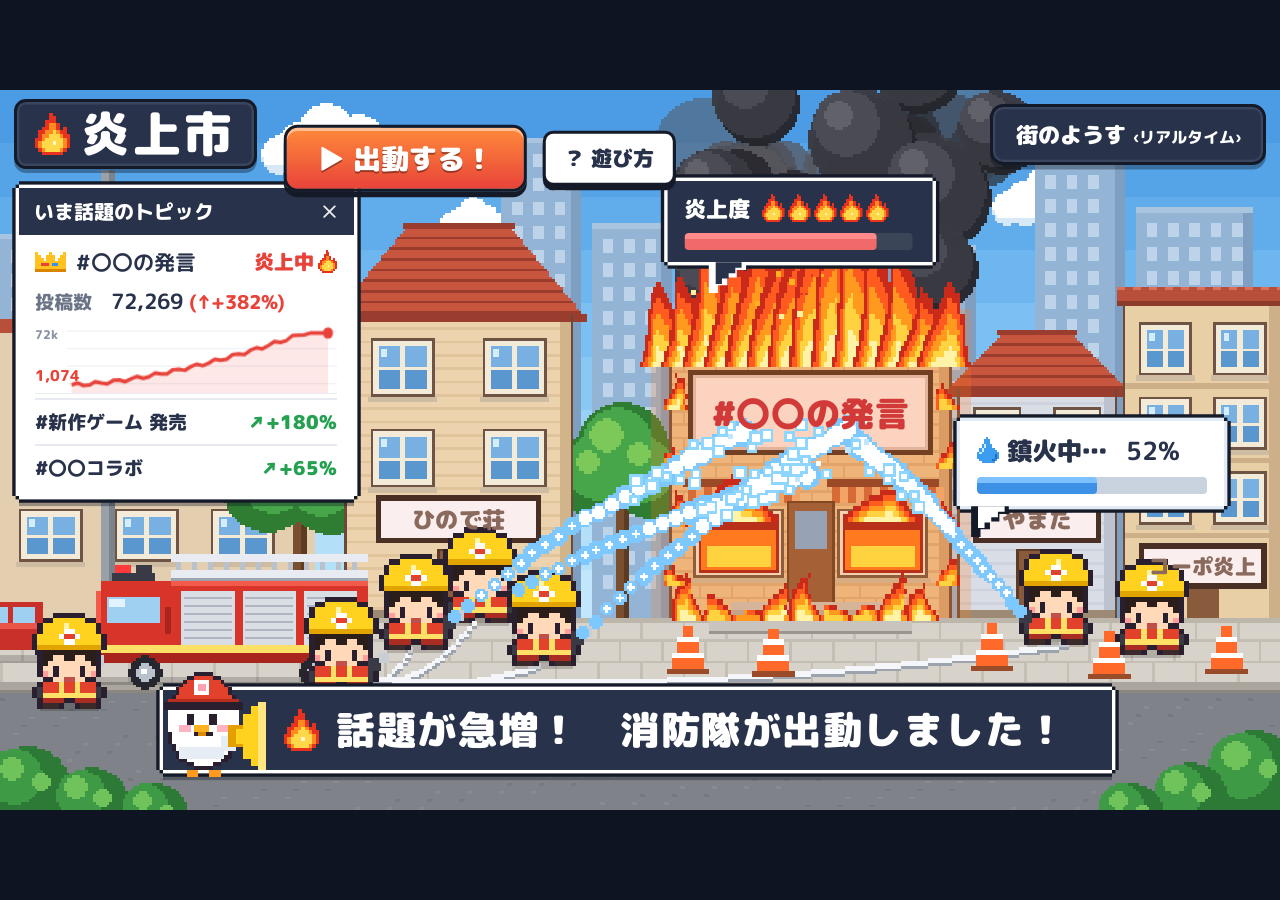
<file: index.html>
<!doctype html>
<html lang="ja">
<head>
  <meta charset="utf-8">
  <meta name="viewport" content="width=device-width,initial-scale=1,viewport-fit=cover">
  <title>炎上市 — デマ消火ゲーム</title>
  <meta name="description" content="遊びながら、デマの延焼を防ぎ、みんなの情報リテラシーを育てる社会貢献型Webゲーム">
  <link rel="preconnect" href="https://fonts.googleapis.com">
  <link rel="preconnect" href="https://fonts.gstatic.com" crossorigin>
  <link href="https://fonts.googleapis.com/css2?family=M+PLUS+Rounded+1c:wght@500;700;800;900&display=swap" rel="stylesheet">
  <link rel="stylesheet" href="css/style.css">
</head>
<body>
  <div id="game" class="game">
    <canvas id="scene" width="480" height="270"></canvas>
    <div id="signs" class="signs"></div>

    <div id="hud" class="hud">
      <div class="title-badge"><i class="ico flame"></i><span>炎上市</span></div>

      <div class="trend px-box" id="trend">
        <div class="trend-head"><span>いま話題のトピック</span><button class="x" id="trendToggle" aria-label="たたむ">✕</button></div>
        <div class="trend-body" id="trendBody">
          <div class="trend-top">
            <div class="row1"><i class="ico crown"></i><b id="tTopName">#〇〇の発言</b><span id="tTopTag" class="tag fire">炎上中<i class="ico flame"></i></span></div>
            <div class="row2">投稿数　<b id="tTopCount">0</b> <span id="tTopPct" class="pct">(↑+0%)</span></div>
            <div class="chart">
              <span class="ymax" id="yMax">0</span><span class="ymin" id="yMin">0</span>
              <canvas id="spark" width="240" height="56"></canvas>
            </div>
          </div>
          <div class="trend-rows" id="tRows"></div>
        </div>
      </div>

      <div class="town-label">街のようす <small>‹リアルタイム›</small></div>
      <div class="status px-box dark" id="status">
        <div class="hearts" id="hearts"></div>
        <div class="srow"><span id="waveName">待機中</span><span>SCORE <b id="score">0</b></span></div>
        <div class="srow"><span><i class="ico shield"></i> 防火壁 ×<b id="wallCount">0</b></span><button class="mini" id="pauseBtn">Ⅱ</button></div>
      </div>

      <div class="bubble heat" id="heat">
        <div class="bt">炎上度 <span class="flames" id="heatIcons"></span></div>
        <div class="bar red"><i id="heatBar"></i></div>
      </div>
      <div class="bubble cool" id="cool">
        <div class="bt"><i class="ico drop"></i> 鎮火中… <b id="coolPct">0%</b></div>
        <div class="bar blue"><i id="coolBar"></i></div>
      </div>

      <div class="announcer px-box dark" id="announcer">
        <canvas id="mascot" width="32" height="32"></canvas>
        <div class="msg"><i class="ico flame"></i><span id="annText">話題が急増！　消防隊が出動しました！</span></div>
      </div>

      <div class="actions" id="actions">
        <button class="act" id="btnInvestigate"><i class="ico search"></i><span>火元調査</span><kbd>E</kbd></button>
        <button class="act" id="btnWall"><i class="ico shield"></i><span>防火壁</span><kbd>F</kbd></button>
      </div>

      <div class="start-dock" id="startDock">
        <button class="big-btn" id="startBtn">▶ 出動する！</button>
        <button class="sub-btn" id="howBtn">？ 遊び方</button>
      </div>

      <div class="wave-banner" id="waveBanner"></div>
      <div class="toast" id="toast"></div>
    </div>

    <div id="overlay" class="overlay"></div>
  </div>

  <script src="js/data.js"></script>
  <script src="js/pixel.js"></script>
  <script src="js/game.js"></script>
</body>
</html>
</file>
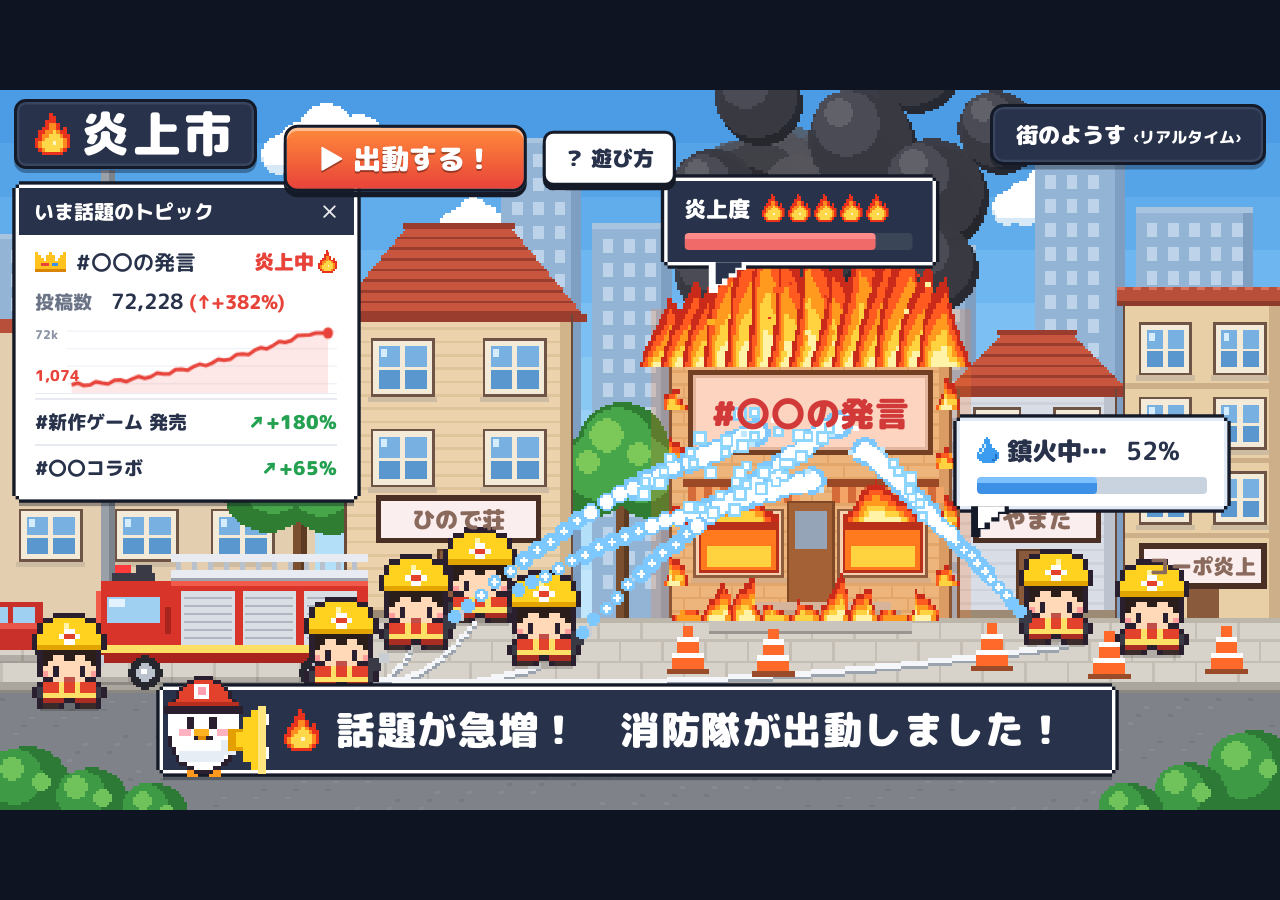
<file: enjo-city.html>
<!doctype html>
<html lang="ja">
<head>
  <meta charset="utf-8">
  <meta name="viewport" content="width=device-width,initial-scale=1,viewport-fit=cover">
  <title>炎上市 — デマ消火ゲーム</title>
  <meta name="description" content="遊びながら、デマの延焼を防ぎ、みんなの情報リテラシーを育てる社会貢献型Webゲーム">
  <link rel="preconnect" href="https://fonts.googleapis.com">
  <link rel="preconnect" href="https://fonts.gstatic.com" crossorigin>
  <link href="https://fonts.googleapis.com/css2?family=M+PLUS+Rounded+1c:wght@500;700;800;900&display=swap" rel="stylesheet">
  <style>
:root {
  --navy: #28324a;
  --navy2: #1f2840;
  --ink: #141a28;
  --line: #ffffff;
  --red: #e8433a;
  --red-soft: #f06a6a;
  --green: #23a050;
  --blue: #3c90e6;
  --cream: #fff8ec;
  --text: #28324a;
  --track: #c9d3df;
}

* { box-sizing: border-box; margin: 0; padding: 0; }
html, body { height: 100%; background: #0e1422; overflow: hidden; }
body {
  display: flex; align-items: center; justify-content: center;
  font-family: 'M PLUS Rounded 1c', 'Hiragino Maru Gothic ProN', 'Hiragino Sans', 'Meiryo', sans-serif;
  color: #fff;
  -webkit-user-select: none; user-select: none;
  -webkit-tap-highlight-color: transparent;
}
button { font: inherit; color: inherit; cursor: pointer; border: 0; background: none; }

.game {
  position: relative;
  width: min(100vw, 177.78vh);
  aspect-ratio: 16 / 9;
  container-type: inline-size;
  overflow: hidden;
  background: #8ac8f4;
  touch-action: none;
}
.game > * { font-size: 1.55cqw; }

#scene {
  position: absolute; inset: 0; width: 100%; height: 100%;
  image-rendering: pixelated; image-rendering: crisp-edges;
  cursor: crosshair;
}

/* ---------- アイコン ---------- */
.ico {
  display: inline-block; width: 1em; height: 1.15em; vertical-align: -0.18em;
  background: center / contain no-repeat;
  image-rendering: pixelated; flex: none;
}
.ico.flame { background-image: var(--ico-flame); width: .95em; height: 1.15em; }
.ico.drop { background-image: var(--ico-drop); width: .9em; height: 1.1em; }
.ico.crown { background-image: var(--ico-crown); width: 1.45em; height: 1em; }
.ico.heart { background-image: var(--ico-heart); width: 1.1em; height: 1em; }
.ico.heartEmpty { background-image: var(--ico-heartEmpty); width: 1.1em; height: 1em; }
.ico.heartGold { background-image: var(--ico-heartGold); width: 1.1em; height: 1em; }
.ico.star { background-image: var(--ico-star); width: 1em; height: 1em; }
.ico.search { background-image: var(--ico-search); width: 1.1em; height: 1.1em; }
.ico.shield { background-image: var(--ico-shield); width: 1em; height: 1.1em; }
.ico.check { background-image: var(--ico-check); width: 1.2em; height: .9em; }
.ico.cross { background-image: var(--ico-cross); width: 1em; height: .9em; }
.ico.book { background-image: var(--ico-book); width: 1.4em; height: .95em; }
.ico.pad { background-image: var(--ico-pad); width: 1.6em; height: 1em; }
.ico.bulb { background-image: var(--ico-bulb); width: 1.1em; height: 1em; }
.ico.hands { background-image: var(--ico-hands); width: 1.6em; height: 1em; }
.ico.target { background-image: var(--ico-target); width: 1.1em; height: 1.1em; }
.ico.building { background-image: var(--ico-building); width: 1.3em; height: 1em; }

/* ---------- ドット枠 ---------- */
.px-box {
  --b: .17em;
  background: #fff; color: var(--text);
  box-shadow:
    0 calc(-1 * var(--b)) 0 0 var(--line), 0 var(--b) 0 0 var(--line),
    calc(-1 * var(--b)) 0 0 0 var(--line), var(--b) 0 0 0 var(--line),
    0 calc(-2 * var(--b)) 0 0 var(--ink), 0 calc(2 * var(--b)) 0 0 var(--ink),
    calc(-2 * var(--b)) 0 0 0 var(--ink), calc(2 * var(--b)) 0 0 0 var(--ink),
    calc(-1 * var(--b)) calc(-1 * var(--b)) 0 0 var(--ink), var(--b) calc(-1 * var(--b)) 0 0 var(--ink),
    calc(-1 * var(--b)) var(--b) 0 0 var(--ink), var(--b) var(--b) 0 0 var(--ink),
    0 calc(3 * var(--b)) 0 0 rgba(10, 16, 30, .35);
}
.px-box.dark { background: var(--navy); color: #fff; }

/* ---------- HUD ---------- */
.hud { position: absolute; inset: 0; pointer-events: none; }
.hud button { pointer-events: auto; }

.title-badge {
  position: absolute; left: 1.1%; top: 1.3%; width: 19%; height: 9.7%;
  background: var(--navy); border: .16em solid var(--ink); border-radius: .6em;
  display: flex; align-items: center; justify-content: center; gap: .55em;
  box-shadow: inset 0 0 0 .12em #3a4560, 0 .2em 0 rgba(10, 16, 30, .35);
}
.title-badge span { font-size: 2.4em; font-weight: 900; letter-spacing: .08em; line-height: 1; color: #fff; }
.title-badge .ico { width: 1.75em; height: 2.1em; }

.trend { position: absolute; left: 1.45%; top: 13.6%; width: 26.2%; transition: opacity .2s; }
.trend-head {
  background: var(--navy); color: #fff; font-weight: 800; font-size: 1.02em;
  padding: .42em .65em .42em .75em; display: flex; justify-content: space-between; align-items: center;
}
.trend-head .x { font-size: 1.15em; line-height: 1; font-weight: 900; opacity: .9; }
.trend-body { padding: .55em .85em .35em; }
.trend.collapsed .trend-body { display: none; }
.trend-top .row1 { display: flex; align-items: center; gap: .45em; font-size: 1.08em; font-weight: 900; white-space: nowrap; }
.trend-top .row1 b { overflow: hidden; text-overflow: ellipsis; flex: 1 1 auto; min-width: 0; }
.tag { font-weight: 900; font-size: .92em; display: inline-flex; align-items: center; gap: .2em; flex: none; }
.tag.fire { color: var(--red); }
.tag.out { color: var(--blue); }
.tag.calm { color: var(--green); }
.trend-top .row2 { margin-top: .35em; font-weight: 800; color: #6b7487; font-size: .98em; white-space: nowrap; }
.trend-top .row2 b { color: var(--text); font-size: 1.08em; }
.pct { color: var(--red); font-weight: 800; }
.pct.out { color: var(--blue); }
.chart { position: relative; margin: .3em 0 .2em; padding-left: 1.6em; height: 3.6em; border-bottom: 1px solid #e7ebf1; }
.chart canvas { width: 100%; height: 100%; display: block; }
.chart .ymax, .chart .ymin { position: absolute; left: 0; font-size: .6em; font-weight: 800; color: #8a93a5; }
.chart .ymax { top: .3em; }
.chart .ymin { bottom: .4em; color: var(--red); font-size: .75em; }
.trend-rows .trow {
  display: flex; justify-content: space-between; align-items: center; gap: .5em;
  font-weight: 800; font-size: .95em; padding: .42em 0; border-top: .12em solid #e7ebf1; white-space: nowrap;
}
.trend-rows .trow span:first-child { overflow: hidden; text-overflow: ellipsis; min-width: 0; }
.trow .up { color: var(--green); font-weight: 900; }
.trow .hot { color: var(--red); font-weight: 900; }
.trow .done { color: var(--blue); font-weight: 900; }

.town-label {
  position: absolute; right: 1.1%; top: 1.9%;
  background: var(--navy); border: .16em solid var(--ink); border-radius: .6em;
  padding: .5em 1em; font-weight: 900; font-size: 1.12em; white-space: nowrap;
  box-shadow: inset 0 0 0 .1em #3a4560, 0 .2em 0 rgba(10, 16, 30, .35);
}
.town-label small { font-size: .72em; font-weight: 800; }

.status {
  position: absolute; right: 1.6%; top: 11.4%; width: 15em; padding: .45em .7em;
  font-weight: 800; font-size: .82em; display: none;
}
.hud.playing .status { display: block; }
.status .hearts { display: flex; gap: .25em; margin-bottom: .3em; }
.status .hearts .ico { width: 1.45em; height: 1.3em; }
.status .srow { display: flex; justify-content: space-between; align-items: center; margin-top: .2em; white-space: nowrap; }
.status b { color: #ffd21f; }
.mini { background: #3d4966; border-radius: .3em; padding: .05em .55em; font-weight: 900; }

/* 吹き出し */
.bubble {
  --b: .17em;
  position: absolute; background: var(--navy); color: #fff; font-weight: 900;
  padding: .55em .85em .6em; transform: translateX(-50%); white-space: nowrap;
  box-shadow:
    0 calc(-1 * var(--b)) 0 0 var(--line), 0 var(--b) 0 0 var(--line),
    calc(-1 * var(--b)) 0 0 0 var(--line), var(--b) 0 0 0 var(--line),
    0 calc(-2 * var(--b)) 0 0 var(--ink), 0 calc(2 * var(--b)) 0 0 var(--ink),
    calc(-2 * var(--b)) 0 0 0 var(--ink), calc(2 * var(--b)) 0 0 0 var(--ink),
    calc(-1 * var(--b)) calc(-1 * var(--b)) 0 0 var(--ink), var(--b) calc(-1 * var(--b)) 0 0 var(--ink),
    calc(-1 * var(--b)) var(--b) 0 0 var(--ink), var(--b) var(--b) 0 0 var(--ink);
  opacity: 0; transition: opacity .25s;
}
.bubble.show { opacity: 1; }
.bubble::before, .bubble::after {
  content: ''; position: absolute;
  clip-path: polygon(0 0, 100% 0, 100% 25%, 75% 25%, 75% 50%, 50% 50%, 50% 75%, 25% 75%, 25% 100%, 0 100%);
}
.bubble::before { width: 1.9em; height: 1.55em; bottom: -1.55em; margin-left: -.34em; background: var(--line); }
.bubble::after { width: 1.35em; height: 1.1em; bottom: -1.1em; background: var(--navy); }
.bubble::before { box-shadow: none; }
.bubble.heat::before { left: 18%; }
.bubble .bt { font-size: 1.12em; display: flex; align-items: center; gap: .3em; }
.bubble.heat::after { left: 18%; }
.bubble.heat { padding-right: 1em; }
.bubble.heat .flames { display: inline-flex; gap: .12em; margin-left: .2em; }
.bubble.heat .flames .ico { width: 1.05em; height: 1.25em; }
.bubble.cool { background: #fff; color: var(--text); transform: none; }
.bubble.cool::after { left: .9em; background: #fff; }
.bubble.cool::before { left: .9em; background: var(--ink); }
.bubble.cool { box-shadow:
    0 calc(-1 * var(--b)) 0 0 #e3ebf6, 0 var(--b) 0 0 #e3ebf6,
    calc(-1 * var(--b)) 0 0 0 #e3ebf6, var(--b) 0 0 0 #e3ebf6,
    0 calc(-2 * var(--b)) 0 0 var(--ink), 0 calc(2 * var(--b)) 0 0 var(--ink),
    calc(-2 * var(--b)) 0 0 0 var(--ink), calc(2 * var(--b)) 0 0 0 var(--ink),
    calc(-1 * var(--b)) calc(-1 * var(--b)) 0 0 var(--ink), var(--b) calc(-1 * var(--b)) 0 0 var(--ink),
    calc(-1 * var(--b)) var(--b) 0 0 var(--ink), var(--b) var(--b) 0 0 var(--ink); }
.bubble.cool .bt { font-size: 1.25em; }
.bubble.cool .bt b { margin-left: .5em; }
.bar { margin-top: .45em; height: .85em; border-radius: .2em; overflow: hidden; }
.bar i { display: block; height: 100%; width: 50%; border-radius: .2em; transition: width .2s; }
.bar.red { background: #3a4558; width: 11.5em; }
.bar.red i { background: linear-gradient(#ff8a8a 0 35%, var(--red-soft) 35%); }
.bar.blue { background: var(--track); width: 11.6em; }
.bar.blue i { background: linear-gradient(#7cc0ff 0 35%, var(--blue) 35%); }

/* アナウンス */
.announcer {
  position: absolute; left: 12.7%; width: 74.2%; top: 83.3%; height: 11.1%;
  display: flex; align-items: center; padding-left: 9.5%;
}
.announcer canvas {
  position: absolute; left: -1%; bottom: -14%; height: 150%; aspect-ratio: 1;
  image-rendering: pixelated;
}
.announcer .msg { display: flex; align-items: center; gap: .45em; font-weight: 900; font-size: 1.95em; letter-spacing: .04em; white-space: nowrap; overflow: hidden; }
.announcer .msg .ico { width: .9em; height: 1.1em; }
.announcer .msg span { overflow: hidden; text-overflow: ellipsis; }
.announcer.flash .msg { animation: pop .35s ease-out; }
@keyframes pop { 0% { transform: scale(.92); opacity: .4 } 100% { transform: none; opacity: 1 } }

/* 操作ボタン */
.actions { position: absolute; right: 1%; top: 81.5%; display: none; flex-direction: column; gap: .45em; width: 10.5%; }
.hud.playing .actions { display: flex; }
.act {
  display: flex; align-items: center; justify-content: center; gap: .25em;
  background: #fff; color: var(--text); font-weight: 900; font-size: .78em;
  border: .18em solid var(--ink); border-radius: .5em; padding: .3em .2em;
  box-shadow: 0 .22em 0 var(--ink);
}
.act:active { transform: translateY(.15em); box-shadow: 0 .07em 0 var(--ink); }
.act[disabled] { opacity: .45; cursor: default; }
.act kbd { font: inherit; font-size: .8em; background: #e3e8f0; border-radius: .25em; padding: 0 .3em; }

/* 看板 */
.signs { position: absolute; inset: 0; pointer-events: none; }
.sign {
  position: absolute; display: flex; align-items: center; justify-content: center;
  color: #d23a3a; font-weight: 900; white-space: nowrap; overflow: hidden; letter-spacing: .02em;
  pointer-events: auto; cursor: pointer; line-height: 1;
}
.sign.idle { color: #8a6a5c; cursor: default; pointer-events: none; }
.sign.debunked { color: #2d7fd6; }
.sign.burning::after {
  content: '調査'; position: absolute; right: 0; top: 0; font-size: .55em; background: #ffd21f; color: var(--ink);
  padding: .05em .2em; border-radius: 0 0 0 .3em; opacity: .9;
}
.sign.done::after { content: none; }

/* スタート */
.start-dock { position: absolute; left: 37.5%; top: 9.5%; transform: translate(-50%, -50%); display: flex; gap: .8em; align-items: center; }
.hud.playing .start-dock { display: none; }
.big-btn {
  background: linear-gradient(#ff8a3a, #e8433a); color: #fff; font-weight: 900; font-size: 1.4em;
  padding: .35em 1.1em; border: .14em solid var(--ink); border-radius: .5em;
  box-shadow: inset 0 .12em 0 rgba(255, 255, 255, .45), 0 .2em 0 var(--ink); text-shadow: 0 .08em 0 rgba(0, 0, 0, .35);
  animation: pulse 1.4s ease-in-out infinite;
}
.sub-btn {
  background: #fff; color: var(--text); font-weight: 900; font-size: 1.05em; padding: .45em .9em;
  border: .18em solid var(--ink); border-radius: .5em; box-shadow: 0 .22em 0 var(--ink);
}
@keyframes pulse { 50% { transform: scale(1.05); } }

.wave-banner {
  position: absolute; left: 50%; top: 40%; transform: translate(-50%, -50%) scale(.6);
  background: var(--navy); border: .2em solid #fff; outline: .2em solid var(--ink);
  font-weight: 900; font-size: 2.6em; padding: .3em 1.2em; border-radius: .3em; white-space: nowrap;
  opacity: 0; transition: opacity .3s, transform .3s; text-align: center;
}
.wave-banner small { display: block; font-size: .42em; color: #ffd21f; margin-top: .2em; }
.wave-banner.show { opacity: 1; transform: translate(-50%, -50%) scale(1); }

.toast {
  position: absolute; left: 50%; top: 24%; transform: translateX(-50%);
  font-weight: 900; font-size: 1.2em; color: #fff; padding: .25em .8em; border-radius: .4em;
  background: rgba(20, 26, 40, .85); opacity: 0; transition: opacity .25s; white-space: nowrap;
}
.toast.show { opacity: 1; }

/* ---------- モーダル ---------- */
.overlay {
  position: absolute; inset: 0; display: none; align-items: center; justify-content: center;
  background: rgba(14, 20, 34, .55);
}
.overlay.show { display: flex; }
.modal { width: 74%; max-height: 94%; overflow: auto; padding: .9em 1.2em 1em; font-size: .92em; color: var(--text); background: var(--cream); }
.modal.wide { width: 86%; }
.mhead {
  display: inline-flex; align-items: center; gap: .45em; background: var(--navy); color: #fff;
  font-weight: 900; font-size: 1.3em; padding: .3em .9em .3em .7em; border-radius: .4em; margin-bottom: .6em;
}
.mhead .ico { width: 1.2em; height: 1.2em; }
.modal p.lead { font-weight: 700; font-size: .95em; margin-bottom: .6em; }
.mbtns { display: flex; justify-content: center; gap: .8em; margin-top: .9em; }
.btn {
  background: var(--navy); color: #fff; font-weight: 900; font-size: 1.05em; padding: .45em 1.4em;
  border: .16em solid var(--ink); border-radius: .5em; box-shadow: 0 .2em 0 var(--ink);
}
.btn.orange { background: linear-gradient(#ff8a3a, #e8433a); }
.btn.light { background: #fff; color: var(--text); }
.btn[disabled] { opacity: .4; cursor: default; }

/* SNS投稿 */
.inv-grid { display: grid; grid-template-columns: 1fr 13em; gap: 1em; }
.post { background: #fff; border: .14em solid #d5dbe5; border-radius: .6em; padding: .7em .9em; }
.post .who { display: flex; align-items: center; gap: .5em; font-weight: 900; font-size: .9em; }
.post .who small { color: #8a93a5; font-weight: 700; }
.avatar { width: 2em; height: 2em; border-radius: 50%; background: #ffd9b8; border: .12em solid var(--ink); display: grid; place-items: center; font-size: .9em; }
.post .body { font-weight: 700; margin: .5em 0 .4em; line-height: 1.55; }
.post .meta { font-size: .78em; color: #8a93a5; font-weight: 800; display: flex; gap: 1.2em; }
.claims { margin-top: .7em; display: flex; flex-direction: column; gap: .45em; }
.claim { background: #fff; border: .14em solid #d5dbe5; border-radius: .5em; padding: .4em .6em; display: grid; grid-template-columns: 1fr 13em; gap: .3em .6em; align-items: center; }
.claim .ct { font-weight: 800; font-size: .92em; display: flex; gap: .4em; align-items: center; }
.claim .opts { display: flex; gap: .3em; }
.claim .why { grid-column: 1 / -1; }
.opt {
  flex: 1; border: .14em solid #b9c2d1; border-radius: .4em; padding: .2em .3em; font-weight: 900; font-size: .9em;
  background: #f4f6fa; color: var(--text);
}
.opt.sel { background: var(--navy); color: #fff; border-color: var(--ink); }
.opt.right { background: var(--green); color: #fff; border-color: #146b33; }
.opt.wrong { background: var(--red); color: #fff; border-color: #a52a22; }
.claim .why { margin-top: 0; font-size: .82em; font-weight: 700; color: #4b5568; display: none; }
.claim.judged .why { display: block; }
.side-card { background: #fff; border: .14em solid #d5dbe5; border-radius: .6em; padding: .7em .8em; font-weight: 800; font-size: .88em; }
.side-card h4 { font-size: 1em; margin-bottom: .4em; display: flex; align-items: center; gap: .3em; }
.side-card li { list-style: none; display: flex; align-items: center; gap: .4em; margin: .35em 0; }
.legend { margin-top: .6em; }
.legend div { margin: .35em 0; line-height: 1.35; }
.legend b { display: inline-block; background: var(--navy); color: #fff; border-radius: .3em; padding: 0 .35em; margin-right: .3em; }
.result-line { margin-top: .6em; font-weight: 900; font-size: 1.05em; text-align: center; }

/* クイズ */
.quiz-grid { display: grid; grid-template-columns: 1fr 1fr; gap: 1.2em; align-items: center; }
.quiz-card { background: #fff; border: .16em solid var(--navy); border-radius: .6em; padding: .8em 1em; }
.quiz-card .qh { display: flex; align-items: center; gap: .4em; font-weight: 900; margin-bottom: .5em; }
.quiz-card .q { font-weight: 800; font-size: 1.08em; line-height: 1.5; margin-bottom: .6em; }
.qopt {
  display: flex; align-items: center; gap: .5em; width: 100%; text-align: left;
  border: .14em solid #b9c2d1; border-radius: .45em; padding: .4em .6em; margin: .35em 0; font-weight: 800; background: #f8f9fc; color: var(--text);
}
.qopt .dot { width: 1.05em; height: 1.05em; border-radius: 50%; border: .15em solid #8a93a5; flex: none; display: grid; place-items: center; }
.qopt.right { background: #e5f7ea; border-color: var(--green); }
.qopt.right .dot { border-color: var(--green); background: var(--green); }
.qopt.wrong { background: #fde8e7; border-color: var(--red); }
.qfeed { text-align: center; opacity: 0; transition: opacity .3s; }
.qfeed.show { opacity: 1; }
.qfeed .badge { display: inline-block; font-weight: 900; font-size: 1.8em; color: #fff; padding: .1em .8em; border-radius: .35em; border: .12em solid var(--ink); }
.qfeed .badge.ok { background: var(--green); }
.qfeed .badge.ng { background: var(--red); }
.qfeed .box { margin-top: .6em; background: #fff; border: .16em solid var(--navy); border-radius: .6em; padding: .8em; }
.qfeed .box b { display: block; font-size: 1.15em; margin-bottom: .3em; }
.qfeed .box span { font-weight: 700; font-size: .92em; }
.three { display: grid; grid-template-columns: repeat(3, 1fr); gap: .6em; margin-top: .9em; }
.three > div { background: #fff; border: .14em solid #d5dbe5; border-radius: .5em; padding: .5em; text-align: center; font-weight: 900; }
.three small { display: block; font-weight: 700; color: #6b7487; font-size: .78em; }
.three .stars { color: #ffb21f; letter-spacing: .1em; }

/* 遊び方 */
.how-row { display: grid; grid-template-columns: 4em 1fr; gap: .8em; align-items: center; background: #fff; border: .14em solid #d5dbe5; border-radius: .6em; padding: .55em .8em; margin: .45em 0; }
.how-row .big { width: 3.4em; height: 3.4em; justify-self: center; }
.how-row h3 { display: inline-flex; align-items: center; gap: .3em; background: var(--navy); color: #fff; font-size: 1em; padding: .15em .7em; border-radius: .35em; margin-bottom: .25em; }
.how-row p { font-weight: 700; font-size: .9em; line-height: 1.5; }
.keys { font-weight: 800; font-size: .85em; color: #4b5568; margin-top: .5em; line-height: 1.6; }
.keys kbd { font: inherit; background: var(--navy); color: #fff; border-radius: .25em; padding: 0 .35em; }

/* 結果 */
.res-grid { display: grid; grid-template-columns: 1fr 1fr; gap: .9em; }
.res-card { background: #fff; border: .14em solid #d5dbe5; border-radius: .6em; padding: .6em .8em; }
.res-card h4 { display: inline-flex; align-items: center; gap: .35em; background: var(--navy); color: #fff; padding: .15em .7em; border-radius: .35em; margin-bottom: .45em; font-size: .95em; }
.stat-table { display: grid; grid-template-columns: 1fr 1fr; gap: .35em; }
.stat-table > div { border: .12em solid #d5dbe5; border-radius: .35em; padding: .25em .5em; font-weight: 800; font-size: .85em; display: flex; justify-content: space-between; align-items: baseline; }
.stat-table b { color: var(--red); font-size: 1.35em; }
.stat-table b small { font-size: .55em; }
.checks li { list-style: none; display: flex; gap: .4em; align-items: center; font-weight: 800; font-size: .88em; margin: .3em 0; padding-bottom: .25em; border-bottom: .1em dashed #e1e6ee; }
.res-title { font-size: 1.8em; font-weight: 900; text-align: center; margin-bottom: .3em; }
.res-title.ok { color: var(--red); }
.res-title.ng { color: var(--navy); }
.res-sub { text-align: center; font-weight: 800; margin-bottom: .6em; }

@media (max-aspect-ratio: 1/1) {
  .game::after {
    content: '横向きにするとプレイしやすいよ'; position: absolute; left: 50%; top: 2%; transform: translateX(-50%);
    font-size: 3cqw; font-weight: 900; color: #fff; background: rgba(20, 26, 40, .8); padding: .2em .6em; border-radius: .4em; pointer-events: none;
  }
}

</style>
</head>
<body>
  <div id="game" class="game">
    <canvas id="scene" width="480" height="270"></canvas>
    <div id="signs" class="signs"></div>

    <div id="hud" class="hud">
      <div class="title-badge"><i class="ico flame"></i><span>炎上市</span></div>

      <div class="trend px-box" id="trend">
        <div class="trend-head"><span>いま話題のトピック</span><button class="x" id="trendToggle" aria-label="たたむ">✕</button></div>
        <div class="trend-body" id="trendBody">
          <div class="trend-top">
            <div class="row1"><i class="ico crown"></i><b id="tTopName">#〇〇の発言</b><span id="tTopTag" class="tag fire">炎上中<i class="ico flame"></i></span></div>
            <div class="row2">投稿数　<b id="tTopCount">0</b> <span id="tTopPct" class="pct">(↑+0%)</span></div>
            <div class="chart">
              <span class="ymax" id="yMax">0</span><span class="ymin" id="yMin">0</span>
              <canvas id="spark" width="240" height="56"></canvas>
            </div>
          </div>
          <div class="trend-rows" id="tRows"></div>
        </div>
      </div>

      <div class="town-label">街のようす <small>‹リアルタイム›</small></div>
      <div class="status px-box dark" id="status">
        <div class="hearts" id="hearts"></div>
        <div class="srow"><span id="waveName">待機中</span><span>SCORE <b id="score">0</b></span></div>
        <div class="srow"><span><i class="ico shield"></i> 防火壁 ×<b id="wallCount">0</b></span><button class="mini" id="pauseBtn">Ⅱ</button></div>
      </div>

      <div class="bubble heat" id="heat">
        <div class="bt">炎上度 <span class="flames" id="heatIcons"></span></div>
        <div class="bar red"><i id="heatBar"></i></div>
      </div>
      <div class="bubble cool" id="cool">
        <div class="bt"><i class="ico drop"></i> 鎮火中… <b id="coolPct">0%</b></div>
        <div class="bar blue"><i id="coolBar"></i></div>
      </div>

      <div class="announcer px-box dark" id="announcer">
        <canvas id="mascot" width="32" height="32"></canvas>
        <div class="msg"><i class="ico flame"></i><span id="annText">話題が急増！　消防隊が出動しました！</span></div>
      </div>

      <div class="actions" id="actions">
        <button class="act" id="btnInvestigate"><i class="ico search"></i><span>火元調査</span><kbd>E</kbd></button>
        <button class="act" id="btnWall"><i class="ico shield"></i><span>防火壁</span><kbd>F</kbd></button>
      </div>

      <div class="start-dock" id="startDock">
        <button class="big-btn" id="startBtn">▶ 出動する！</button>
        <button class="sub-btn" id="howBtn">？ 遊び方</button>
      </div>

      <div class="wave-banner" id="waveBanner"></div>
      <div class="toast" id="toast"></div>
    </div>

    <div id="overlay" class="overlay"></div>
  </div>

  <script>
// 炎上市 — ゲームデータ（デマの話題・防火訓練クイズ）
// 登場する人物・団体・出来事はすべて架空です。
'use strict';

// 火元調査で使うラベル
window.LABELS = [
  { key: '事実', desc: '公式発表や一次情報で確かめられる' },
  { key: '推測', desc: '予想・思い込み・意見' },
  { key: '不明', desc: '根拠がなく、まだ確認できない' },
];

// 炎上（デマ）の話題
window.TOPICS = [
  {
    id: 'hatsugen', tag: '#〇〇の発言', user: 'うわさ速報', handle: '@uwasa_sokuho',
    post: 'タレント〇〇が番組で「△△なんて不要」と発言！ひどすぎる。きっと前から嫌ってたんだ。',
    claims: [
      { text: '番組でその発言があった（公式の見逃し配信で確認できる）', ans: '事実', why: '公式の配信という一次情報で確認できます。' },
      { text: '〇〇は前から△△を嫌っていた', ans: '推測', why: '投稿者の思い込みです。本人がそう言ったわけではありません。' },
      { text: '切り取りではなく本心からの発言だ', ans: '不明', why: '発言の前後の文脈がまだ確認できていません。' },
    ],
  },
  {
    id: 'jiko', tag: '#駅前で大事故', user: 'ニュースまとめ部', handle: '@matome_bu',
    post: '【拡散希望】〇〇線が止まってる！駅前で大事故があったらしい。今日中に復旧するのは絶対ムリ。',
    claims: [
      { text: '〇〇線が運転を見合わせている（鉄道会社の公式サイトに掲載）', ans: '事実', why: '鉄道会社の公式発表で確かめられます。' },
      { text: '原因は駅前の大事故だ', ans: '不明', why: '「らしい」という伝聞で、出典がありません。' },
      { text: '今日中の復旧は絶対にムリ', ans: '推測', why: '投稿者の予想です。根拠は示されていません。' },
    ],
  },
  {
    id: 'mizu', tag: '#水道水が危険', user: 'くらしの裏ワザ', handle: '@urawaza_life',
    post: '水道水に有害物質が入ってるって！最近お腹をこわす人が多いのはそのせいだよ。みんな飲まないで！',
    claims: [
      { text: '市の水道局は水質検査の結果を公開している', ans: '事実', why: '公式サイトで誰でも確認できる一次情報です。' },
      { text: '水道水に有害物質が入っている', ans: '不明', why: '検査結果などの出典が一切示されていません。' },
      { text: 'お腹をこわす人が多いのは水道水のせいだ', ans: '推測', why: '2つの出来事を勝手に結びつけた思い込みです。' },
    ],
  },
  {
    id: 'game', tag: '#新作ゲーム延期', user: 'ゲーム情報局(非公式)', handle: '@game_joho',
    post: '新作ゲームの発売延期が決定！公式が「続報は来週」としか言わないのが証拠。開発がヤバいに違いない。',
    claims: [
      { text: '公式アカウントが「続報は来週」と投稿した', ans: '事実', why: '公式アカウントの投稿という一次情報です。' },
      { text: '発売延期が決定した', ans: '不明', why: '公式はそう発表していません。まだ確認できない情報です。' },
      { text: '開発がうまくいっていない', ans: '推測', why: '「違いない」は投稿者の想像です。' },
    ],
  },
  {
    id: 'yogen', tag: '#来週大地震', user: '予言ニキ', handle: '@yogen_niki',
    post: '来週の水曜に大地震が来る！あの人の予言はよく当たるから間違いない。今すぐ拡散して！',
    claims: [
      { text: '地震の日時を正確に予知することはできない（気象庁が説明）', ans: '事実', why: '公的機関が公式に説明している内容です。' },
      { text: '来週の水曜に大地震が起きる', ans: '不明', why: '科学的な根拠や出典がありません。' },
      { text: 'あの人の予言はよく当たる', ans: '推測', why: '当たった例だけを覚えている思い込みかもしれません。' },
    ],
  },
  {
    id: 'shinagire', tag: '#スーパーで品切れ', user: '買いだめ注意報', handle: '@kaidame',
    post: 'トイレットペーパーが売り切れ！原料が輸入できなくなったらしい。今買わないと手に入らなくなるよ！',
    claims: [
      { text: '近所の店で一時的に売り切れた（店の告知あり）', ans: '事実', why: 'お店の告知で確認できる情報です。' },
      { text: '原料が輸入できなくなった', ans: '不明', why: '「らしい」という伝聞で、メーカーの発表はありません。' },
      { text: '今買わないと手に入らなくなる', ans: '推測', why: '不安からくる予想です。買いだめがかえって品切れを広げます。' },
    ],
  },
  {
    id: 'collab', tag: '#〇〇コラボ中止', user: 'エンタメ裏ニュース', handle: '@ura_news',
    post: '〇〇コラボの公式ページが消えてる！中止決定だね。炎上したのが原因に決まってる。',
    claims: [
      { text: 'コラボの公式ページが一時的に表示されない', ans: '事実', why: '実際にページを開いて確かめられる事実です。' },
      { text: 'コラボの中止が決定した', ans: '不明', why: '公式の発表がなく、まだ確認できません（メンテナンス中かも）。' },
      { text: '中止の原因は炎上だ', ans: '推測', why: '「決まってる」は投稿者の決めつけです。' },
    ],
  },
  {
    id: 'kuma', tag: '#小学校にクマ', user: 'まちの噂', handle: '@machi_uwasa',
    post: 'クマが小学校に侵入したって！市のサイトにも出没情報あるし本当だよ。今年は特に危ないかも…',
    claims: [
      { text: '市の公式サイトにクマの目撃情報が掲載されている', ans: '事実', why: '公式サイトで確認できる一次情報です。' },
      { text: 'クマが小学校に侵入した', ans: '不明', why: '市の情報は「目撃」だけ。侵入したという出典はありません。' },
      { text: '今年は特にクマが危ない', ans: '推測', why: '投稿者の感想で、データは示されていません。' },
    ],
  },
];

// 炎上していない、ふつうの話題（ランキングの埋め草）
window.NEUTRAL_TOPICS = [
  { tag: '#新作ゲーム 発売', pct: 180 },
  { tag: '#〇〇コラボ', pct: 65 },
  { tag: '#週末の天気', pct: 42 },
  { tag: '#今日のおやつ', pct: 28 },
];

// 防火訓練クイズ（answer は options の添字）
window.QUIZZES = [
  {
    q: '「有名人が逮捕された！」という投稿が拡散。まずどうする？',
    options: ['すぐにリポストする', 'デマだと決めつける', '判断を保留して根拠を確認する'],
    answer: 2,
    head: 'まずは出典や一次情報を確認！',
    why: '拡散前に調べることで、デマの延焼を防げます。',
  },
  {
    q: '次のうち「一次情報」にあたるのはどれ？',
    options: ['まとめサイトの記事', '発表した本人・機関の公式発表', '友だちから聞いた話'],
    answer: 1,
    head: '公式の発表が一次情報！',
    why: 'まとめや伝聞は、途中で内容が変わっていることがあります。',
  },
  {
    q: '災害のとき「動物園からライオンが逃げた」という画像つき投稿。どうする？',
    options: ['画像があるから本物だと判断', 'いつ・どこで撮られた画像か確かめる', '心配なので急いで拡散する'],
    answer: 1,
    head: '画像の出どころを確認！',
    why: '昔の画像や別の場所の画像が使い回されることがあります。',
  },
  {
    q: '自分と違う意見の投稿を見つけた。どうする？',
    options: ['すぐに強い言葉で反論する', '相手の根拠や背景を一度読んでみる', 'ブロックして二度と見ない'],
    answer: 1,
    head: 'まずは相手の考えを知ろう！',
    why: '多様な意見を理解することが、冷静な判断につながります。',
  },
  {
    q: '「拡散希望」と書かれた、善意っぽい投稿。どうする？',
    options: ['善意だからそのまま拡散', '日付や出典を確かめてから判断', '内容を少し盛って拡散'],
    answer: 1,
    head: '善意の拡散でもまず確認！',
    why: '古い情報や誤りが、善意で一気に広がることがあります。',
  },
  {
    q: '間違った情報を拡散してしまったと気づいたら？',
    options: ['だまって削除する', '訂正の投稿をして誤りを伝える', 'そのままにしておく'],
    answer: 1,
    head: '訂正して火を消そう！',
    why: '訂正を伝えることで、広がったデマの延焼を止められます。',
  },
  {
    q: '見出しだけで驚いたニュース記事。どうする？',
    options: ['見出しだけでシェアする', '本文と出典を読んでから判断する', 'コメント欄の反応で判断する'],
    answer: 1,
    head: '本文まで読んでから！',
    why: '見出しは注目を集めるため、大げさに書かれることがあります。',
  },
  {
    q: '「専門家によると〜」という投稿。まず確かめるべきは？',
    options: ['その専門家が誰で、本当にそう言ったか', 'いいねの数', '投稿者のフォロワー数'],
    answer: 0,
    head: '誰が言ったのかを確認！',
    why: 'いいねやフォロワーの数は、情報の正しさとは関係ありません。',
  },
];

</script>
  <script>
// 炎上市 — ピクセルアート描画ヘルパー・スプライト・背景
'use strict';

window.PX = (() => {
  const W = 480, H = 270, GROUND = 198;

  // ---------- 基本図形 ----------
  function R(c, x, y, w, h, col) {
    if (w <= 0 || h <= 0) return;
    c.fillStyle = col;
    c.fillRect(Math.round(x), Math.round(y), Math.round(w), Math.round(h));
  }
  // ドット絵っぽい塗りつぶし円
  function circ(c, cx, cy, r, col) {
    c.fillStyle = col;
    r = Math.max(1, Math.round(r));
    cx = Math.round(cx); cy = Math.round(cy);
    for (let dy = -r; dy <= r; dy++) {
      const dx = Math.floor(Math.sqrt(r * r - dy * dy + r * 0.6));
      c.fillRect(cx - dx, cy + dy, dx * 2 + 1, 1);
    }
  }

  // 文字列グリッド → canvas
  function gridCanvas(grid, pal, scale = 1) {
    const h = grid.length, w = grid[0].length;
    const cv = document.createElement('canvas');
    cv.width = w * scale; cv.height = h * scale;
    const c = cv.getContext('2d');
    for (let y = 0; y < h; y++) for (let x = 0; x < w; x++) {
      const ch = grid[y][x];
      if (ch === '.' || !pal[ch]) continue;
      c.fillStyle = pal[ch];
      c.fillRect(x * scale, y * scale, scale, scale);
    }
    return cv;
  }
  function flipped(cv) {
    const f = document.createElement('canvas');
    f.width = cv.width; f.height = cv.height;
    const c = f.getContext('2d');
    c.translate(cv.width, 0); c.scale(-1, 1); c.drawImage(cv, 0, 0);
    return f;
  }
  // 文字列グリッド → SVG data URI（HUD アイコン用）
  function gridSVG(grid, pal) {
    const h = grid.length, w = grid[0].length;
    let rects = '';
    for (let y = 0; y < h; y++) for (let x = 0; x < w; x++) {
      const ch = grid[y][x];
      if (ch === '.' || !pal[ch]) continue;
      rects += `<rect x="${x}" y="${y}" width="1.02" height="1.02" fill="${pal[ch]}"/>`;
    }
    const svg = `<svg xmlns="http://www.w3.org/2000/svg" viewBox="0 0 ${w} ${h}" shape-rendering="crispEdges">${rects}</svg>`;
    return `url("data:image/svg+xml;utf8,${encodeURIComponent(svg)}")`;
  }

  // ---------- HUD アイコン ----------
  const ICONS = {
    flame: [[
      '....r.....',
      '....rr....',
      '...rrr....',
      '...roor...',
      '..rroor.r.',
      '.rrooyorr.',
      '.rooyyyorr',
      'rroyyyyyor',
      'royyywyyor',
      'royyyyyyor',
      '.royyyyor.',
      '..rrrrrr..',
    ], { r: '#e8321e', o: '#ff8a1f', y: '#ffd84a', w: '#fff6c8' }],
    drop: [[
      '....b.....',
      '...bbb....',
      '...bbb....',
      '..bLbbb...',
      '..bLbbb...',
      '.bLbbbbb..',
      '.bLbbbbbb.',
      'bLbbbbbbbb',
      'bbbbbbbbDb',
      'bbbbbbbbDb',
      '.bbbbbbDb.',
      '..bbbbbb..',
    ], { b: '#3b9cf0', L: '#c9ecff', D: '#1f6fc4' }],
    crown: [[
      'y....y....y',
      'yy..yyy..yy',
      'yyy.yyy.yyy',
      'yyyyyyyyyyy',
      'yyrrryBByyy',
      'yyyyyyyyyyy',
      'OOOOOOOOOOO',
    ], { y: '#ffc21f', O: '#d98500', r: '#e8433a', B: '#3c90e6' }],
    heart: [[
      '.kk...kk.',
      'krrk.krrk',
      'krwrkrrrk',
      'krrrrrrrk',
      '.krrrrrk.',
      '..krrrk..',
      '...krk...',
      '....k....',
    ], { k: '#1b2333', r: '#ff4d5e', w: '#ffd0d6' }],
    heartGold: [[
      '.kk...kk.',
      'krrk.krrk',
      'krwrkrrrk',
      'krrrrrrrk',
      '.krrrrrk.',
      '..krrrk..',
      '...krk...',
      '....k....',
    ], { k: '#1b2333', r: '#ffc21f', w: '#fff3b0' }],
    heartEmpty: [[
      '.kk...kk.',
      'krrk.krrk',
      'krrrkrrrk',
      'krrrrrrrk',
      '.krrrrrk.',
      '..krrrk..',
      '...krk...',
      '....k....',
    ], { k: '#1b2333', r: '#8d97a8' }],
    star: [[
      '....k....',
      '....k....',
      '...kwk...',
      'kkkkwkkkk',
      '.kwwwwwk.',
      '..kwwwk..',
      '..kwkwk..',
      '.kwk.kwk.',
      '.kk...kk.',
    ], { k: '#d6dbe4', w: '#28324a' }],
    search: [[
      '..kkkk....',
      '.kLLbbk...',
      'kLbbbbbk..',
      'kbbbbbbk..',
      'kbbbbbbk..',
      '.kbbbbk...',
      '..kkkkoo..',
      '......ooo.',
      '.......ooo',
      '........oo',
    ], { k: '#28324a', L: '#ffffff', b: '#8fd0ff', o: '#c07a2c' }],
    shield: [[
      'kkkkkkkkk',
      'kgggggGGk',
      'kgLggggGk',
      'kgLgggwGk',
      'kggggwgGk',
      'kgwgwggGk',
      '.kgwggGk.',
      '..kgggk..',
      '...kgk...',
      '....k....',
    ], { k: '#1b5e34', g: '#34b45c', G: '#24884a', L: '#9ff0b8', w: '#ffffff' }],
    check: [[
      '........gg',
      '.......ggg',
      'gg....ggg.',
      'ggg..ggg..',
      '.gggggg...',
      '..gggg....',
      '...gg.....',
    ], { g: '#23a050' }],
    cross: [[
      'rr....rr',
      'rrr..rrr',
      '.rrrrrr.',
      '..rrrr..',
      '.rrrrrr.',
      'rrr..rrr',
      'rr....rr',
    ], { r: '#e8433a' }],
    book: [[
      'kkkkk.kkkkk',
      'kwwwwkwwwwk',
      'kwbbwkwbbwk',
      'kwwwwkwwwwk',
      'kwbbwkwbbwk',
      'kwwwwkwwwwk',
      'kkkkkkkkkkk',
    ], { k: '#8a5a2c', w: '#fff8ec', b: '#c9b79a' }],
    pad: [[
      '.kkkkkkkkk.',
      'kggggggggGk',
      'kgwgggggrgk',
      'kwwwgggrgrk',
      'kgwgggggrgk',
      'kggggggggGk',
      '.kGk...kGk.',
    ], { k: '#28324a', g: '#7c8aa6', G: '#5b6884', w: '#ffffff', r: '#ffd21f' }],
    bulb: [[
      '..yyyy..',
      '.yywyyy.',
      'yywyyyyy',
      'yyyyyyyy',
      '.yyyyyy.',
      '..kkkk..',
      '..kkkk..',
    ], { y: '#ffd21f', w: '#fff8c8', k: '#7c8aa6' }],
    hands: [[
      'ss......ss',
      'sss.ss.sss',
      '.ssssssss.',
      '..ssssss..',
      '...cccc...',
      '..cc..cc..',
    ], { s: '#ffcf9a', c: '#e6a35a' }],
    target: [[
      '..rrrrr..',
      '.rwwwwwr.',
      'rwrrrrrwr',
      'rwrwwwrwr',
      'rwrwrwrwr',
      'rwrwwwrwr',
      'rwrrrrrwr',
      '.rwwwwwr.',
      '..rrrrr..',
    ], { r: '#e8433a', w: '#ffffff' }],
    building: [[
      '....rrrr....',
      '..rrrrrrrr..',
      'rrrrrrrrrrrr',
      'wwwwwwwwwwww',
      'wbbwwbbwwbbw',
      'wbbwwbbwwbbw',
      'wwwwwddwwwww',
      'wbbwwddwwbbw',
      'wwwwwddwwwww',
    ], { r: '#c8553d', w: '#efe3cf', b: '#5b97cf', d: '#8a5a3c' }],
  };
  function installIcons() {
    const root = document.documentElement;
    for (const [name, [grid, pal]] of Object.entries(ICONS)) {
      root.style.setProperty(`--ico-${name}`, gridSVG(grid, pal));
    }
  }

  // ---------- スプライト ----------
  const FF_PAL = {
    k: '#2a1f2e', y: '#ffd21f', Y: '#e2a400', w: '#ffffff', h: '#2b1d1a', s: '#ffd9b8',
    e: '#2a1f2e', m: '#c0504a', p: '#ff9c9c', L: '#fff3a8', r: '#e2412b', R: '#a92d22', l: '#ffe066', g: '#3a3a46', b: '#3a2a2a',
  };
  const FF_HEAD = [
    '....kkkkkk....',
    '..kkyyyyyykk..',
    '.kyyyyLyyyyyk.',
    '.kyyyywwyyyyk.',
    'kyyyywrrwyyyyk',
    'kyyyyywwyyyyyk',
    'kYYYYYYYYYYYYk',
    '.khhhhhhhhhhk.',
    '.khhsshhsshhk.',
    '.khsssssssshk.',
    '.kssessssessk.',
    '.kpsessssespk.',
    '..kkssmmsskk..',
    '.krrrlrrlrrrk.',
    'kgrrrlrrlrrrgk',
    'kgllllllllllgk',
  ];
  const FF_A = FF_HEAD.concat(['.kRRRRkkRRRRk.', '.kbbbk..kbbbk.']);
  const FF_B = FF_HEAD.concat(['..kRRRkkRRRRk.', '..kbbk..kbbbk.']);
  const FF_C = FF_HEAD.concat(['.kRRRRkkRRRk..', '.kbbbk..kbbk..']);
  const PLAYER_PAL = Object.assign({}, FF_PAL, { y: '#ff5a4a', Y: '#c8322a', w: '#ffffff' });

  const CONE = [
    '...oo...',
    '...oo...',
    '..wwww..',
    '..oooo..',
    '..oooo..',
    '.wwwwww.',
    '.oooooo.',
    '.oooooo.',
    'kkkkkkkk',
  ];

  let SPR = null;
  function buildSprites() {
    const mk = (g, pal) => { const c = gridCanvas(g, pal, 2); return [c, flipped(c)]; };
    SPR = {
      ff: [mk(FF_A, FF_PAL), mk(FF_B, FF_PAL), mk(FF_C, FF_PAL)],
      player: [mk(FF_A, PLAYER_PAL), mk(FF_B, PLAYER_PAL), mk(FF_C, PLAYER_PAL)],
      cone: gridCanvas(CONE, { o: '#ff6a2a', w: '#ffffff', k: '#9a4b2a' }, 2),
    };
    return SPR;
  }

  // ---------- 背景 ----------
  function win(c, x, y, w, h, frame = '#f4ead8') {
    R(c, x - 1, y - 1, w + 2, h + 2, '#6e5444');
    R(c, x, y, w, h, frame);
    R(c, x + 2, y + 2, w - 4, h - 4, '#5b97cf');
    R(c, x + 2, y + 2, w - 4, Math.floor((h - 4) / 2), '#78b0e2');
    R(c, x + Math.floor(w / 2) - 1, y + 2, 2, h - 4, frame);
    R(c, x + 2, y + Math.floor(h / 2), w - 4, 1, frame);
    R(c, x + 3, y + 3, 2, 3, '#d4ecfc');
    R(c, x - 2, y + h + 1, w + 4, 2, '#cdbca2');
  }

  function cloud(c, x, y, s) {
    const parts = [[0, 8, 8], [10, 3, 10], [22, 6, 9], [31, 10, 7], [-8, 11, 6]];
    parts.forEach(([dx, dy, r]) => circ(c, x + dx * s, y + dy * s + 2, r * s, '#d7e8f6'));
    parts.forEach(([dx, dy, r]) => circ(c, x + dx * s, y + dy * s, r * s, '#ffffff'));
    R(c, x - 13 * s, y + 12 * s, 50 * s, 4 * s, '#ffffff');
    R(c, x - 12 * s, y + 16 * s, 48 * s, 2 * s, '#d7e8f6');
  }

  function tree(c, x, y, r) {
    R(c, x - 2, y, 5, GROUND - y + 2, '#7a4f2f');
    R(c, x + 1, y, 2, GROUND - y + 2, '#5d3a22');
    circ(c, x - r * 0.55, y - r * 0.1, r * 0.75, '#2f7d32');
    circ(c, x + r * 0.55, y - r * 0.05, r * 0.75, '#2f7d32');
    circ(c, x, y - r * 0.6, r * 0.85, '#2f7d32');
    circ(c, x - r * 0.45, y - r * 0.25, r * 0.6, '#47a64a');
    circ(c, x + r * 0.35, y - r * 0.2, r * 0.6, '#47a64a');
    circ(c, x - r * 0.1, y - r * 0.7, r * 0.65, '#47a64a');
    circ(c, x - r * 0.3, y - r * 0.85, r * 0.3, '#7cc95a');
    circ(c, x - r * 0.65, y - r * 0.35, r * 0.22, '#7cc95a');
    circ(c, x + r * 0.3, y - r * 0.5, r * 0.2, '#7cc95a');
  }

  function bush(c, x, y, r) {
    circ(c, x, y, r, '#2c7a35');
    circ(c, x - r * 0.3, y - r * 0.3, r * 0.65, '#3f9a45');
    circ(c, x - r * 0.4, y - r * 0.5, r * 0.25, '#6fc35a');
    circ(c, x + r * 0.3, y - r * 0.2, r * 0.18, '#6fc35a');
  }

  // 主要な建物（燃える可能性のある建物）
  const BUILDINGS = [
    { name: 'ひので荘', type: 'house', x: 130, w: 84, top: 52, roofBase: 84, wall: '#ecd3ae', wallD: '#d2b48a', wallL: '#e0c49c', roof: '#c8553d', roofD: '#9b3d2e' },
    { name: '炎上商店', type: 'shop', x: 252, w: 104, top: 96, wall: '#e8c595', wallD: '#cfa676', wallL: '#d9b17f' },
    { name: 'やまだ', type: 'house', x: 360, w: 58, top: 92, roofBase: 112, wall: '#d9dde6', wallD: '#bcc2ce', wallL: '#cdd2dc', roof: '#c8553d', roofD: '#9b3d2e' },
    { name: 'コーポ炎上', type: 'apt', x: 422, w: 58, top: 80, wall: '#e9cfa6', wallD: '#cdb08a', wallL: '#dcc098', roof: '#b84f3a', roofD: '#8f3b2c' },
  ];

  function roofYAt(b, x) {
    if (b.type !== 'house') return b.top;
    const cx = b.x + b.w / 2, topHalf = b.w * 0.24, baseHalf = b.w / 2 + 5;
    const d = Math.abs(x - cx);
    if (d <= topHalf) return b.top;
    const k = Math.min(1, (d - topHalf) / (baseHalf - topHalf));
    return b.top + k * (b.roofBase - b.top);
  }

  function drawHouse(c, b) {
    const { x, w } = b;
    R(c, x, b.roofBase, w, GROUND - b.roofBase, b.wall);
    for (let y = b.roofBase + 5; y < GROUND; y += 5) R(c, x, y, w, 1, b.wallL);
    R(c, x + w - 4, b.roofBase, 4, GROUND - b.roofBase, b.wallD);
    // 屋根（台形）
    const rh = b.roofBase - b.top, cx = x + w / 2;
    const topHalf = w * 0.24, baseHalf = w / 2 + 5;
    for (let i = 0; i <= rh; i++) {
      const half = Math.round(topHalf + (baseHalf - topHalf) * (i / rh));
      R(c, cx - half, b.top + i, half * 2, 1, (i % 4 === 3) ? b.roofD : b.roof);
    }
    R(c, cx - topHalf - 1, b.top - 2, topHalf * 2 + 2, 2, b.roofD);
    R(c, x - 6, b.roofBase, w + 12, 3, b.roofD);
    // 窓
    b.windows = [];
    const ww = w > 70 ? 22 : 16, wh = w > 70 ? 20 : 16;
    const cols = w > 70 ? [x + 10, x + w - 10 - ww] : [x + 6, x + w - 6 - ww];
    const rows = w > 70 ? [b.roofBase + 10, b.roofBase + 44] : [b.roofBase + 8];
    rows.forEach(ry => cols.forEach(cxw => { win(c, cxw, ry, ww, wh); b.windows.push({ x: cxw, y: ry, w: ww, h: wh }); }));
    // 看板とドア
    const sw = Math.min(58, w - 14);
    b.sign = { x: x + (w - sw) / 2, y: GROUND - 44, w: sw, h: 14 };
    const dw = 14;
    R(c, x + w / 2 - dw / 2 - 1, GROUND - 26, dw + 2, 26, '#5d3a26');
    R(c, x + w / 2 - dw / 2, GROUND - 25, dw, 25, '#8a5a3c');
    R(c, x + w / 2 + dw / 2 - 4, GROUND - 13, 2, 2, '#ffd21f');
    R(c, x - 1, GROUND - 3, w + 2, 3, '#9d8a74');
  }

  function drawShop(c, b) {
    const { x, w, top } = b;
    R(c, x, top, w, GROUND - top, b.wall);
    for (let y = top + 4, i = 0; y < GROUND; y += 5, i++) {
      R(c, x, y, w, 1, b.wallL);
      for (let bx = x + (i % 2 ? 4 : 10); bx < x + w; bx += 12) R(c, bx, y - 4, 1, 4, b.wallL);
    }
    R(c, x + w - 4, top, 4, GROUND - top, b.wallD);
    // 胸壁
    R(c, x - 3, top - 4, w + 6, 6, '#a9533b');
    R(c, x - 3, top + 1, w + 6, 1, '#7d3a28');
    for (let mx = x - 3; mx < x + w; mx += 12) { R(c, mx, top - 10, 7, 6, '#a9533b'); R(c, mx, top - 10, 7, 1, '#c8735a'); }
    // 看板
    b.sign = { x: x + 9, y: top + 12, w: w - 18, h: 26 };
    R(c, b.sign.x - 3, b.sign.y - 3, b.sign.w + 6, b.sign.h + 6, '#4a2f25');
    R(c, b.sign.x - 1, b.sign.y - 1, b.sign.w + 2, b.sign.h + 2, '#d9c6c0');
    R(c, b.sign.x, b.sign.y, b.sign.w, b.sign.h, '#fbeeee');
    // ひさし
    b.windows = [];
    const aw = [[x + 6, 38], [x + w - 44, 38]];
    aw.forEach(([ax, awid]) => {
      R(c, ax - 2, top + 50, awid + 4, 3, '#7d3a28');
      for (let i = 0; i < awid; i += 6) R(c, ax + i, top + 53, 3, 6, '#c9673f'), R(c, ax + i + 3, top + 53, 3, 6, '#f0b07c');
      win(c, ax + 3, top + 62, awid - 6, 24);
      b.windows.push({ x: ax + 3, y: top + 62, w: awid - 6, h: 24 });
    });
    // ドア
    R(c, x + w / 2 - 9, top + 58, 18, GROUND - top - 58, '#5d3a26');
    R(c, x + w / 2 - 8, top + 59, 16, GROUND - top - 59, '#8a5a3c');
    R(c, x + w / 2 - 6, top + 62, 12, 14, '#78b0e2');
  }

  function drawApt(c, b) {
    const { x, w, top } = b;
    R(c, x, top, w, GROUND - top, b.wall);
    R(c, x + w - 4, top, 4, GROUND - top, b.wallD);
    R(c, x - 3, top - 6, w + 6, 6, b.roof);
    R(c, x - 3, top - 1, w + 6, 2, b.roofD);
    for (let i = 0; i < w + 6; i += 6) R(c, x - 3 + i, top - 6, 3, 1, '#d8705a');
    b.windows = [];
    [top + 8, top + 36, top + 64].forEach(ry => {
      R(c, x, ry + 22, w, 2, b.wallD);
      [x + 6, x + w - 24].forEach(rx => { win(c, rx, ry, 18, 18); b.windows.push({ x: rx, y: ry, w: 18, h: 18 }); });
    });
    b.sign = { x: x + 7, y: GROUND - 26, w: w - 14, h: 13 };
    R(c, x + w / 2 - 6, GROUND - 12, 12, 12, '#8a5a3c');
  }

  function drawSign(c, b) {
    if (b.type === 'shop') return;
    const s = b.sign;
    R(c, s.x - 2, s.y - 2, s.w + 4, s.h + 4, '#4a2f25');
    R(c, s.x, s.y, s.w, s.h, '#fbeeee');
  }

  function buildBackground() {
    const bg = document.createElement('canvas');
    bg.width = W; bg.height = H;
    const c = bg.getContext('2d');
    // 空
    const bands = ['#4b9ce4', '#55a4e8', '#61adec', '#6eb6ef', '#7cbff2', '#8ac8f4', '#98d0f6', '#a6d8f8', '#b4dff9', '#c2e6fb'];
    const bh = Math.ceil(GROUND / bands.length);
    bands.forEach((col, i) => R(c, 0, i * bh, W, bh, col));
    cloud(c, 112, 12, 1);
    cloud(c, 384, 34, 0.85);
    cloud(c, 172, 44, 0.45);
    // 遠景のビル
    const far = [[0, 36, 54], [44, 30, 70], [150, 36, 66], [188, 30, 18], [222, 30, 50], [300, 34, 36], [336, 30, 58], [388, 34, 26], [426, 44, 44]];
    far.forEach(([fx, fw, ft]) => {
      R(c, fx, ft, fw, GROUND - ft, '#93b4d4');
      R(c, fx + fw - 4, ft, 4, GROUND - ft, '#7f9fc2');
      R(c, fx, ft, fw, 2, '#a9c4de');
      for (let wy = ft + 6; wy < GROUND - 10; wy += 9)
        for (let wx = fx + 4; wx < fx + fw - 7; wx += 8) R(c, wx, wy, 4, 5, '#bcd3ea');
    });
    // 左奥の建物（パネルの裏）
    R(c, 0, 90, 118, GROUND - 90, '#e3cfb0');
    R(c, 0, 86, 122, 5, '#b84f3a');
    for (let ry = 98; ry < GROUND - 30; ry += 30) [8, 44, 80].forEach(rx => win(c, rx, ry, 22, 18));
    // 電柱
    R(c, 38, 30, 5, GROUND - 26, '#9aa0a8');
    R(c, 41, 30, 2, GROUND - 26, '#7d838b');
    R(c, 28, 44, 26, 3, '#7d838b');
    // 木（奥）
    tree(c, 112, 150, 22);
    tree(c, 233, 146, 20);
    // 建物
    BUILDINGS.forEach(b => {
      if (b.type === 'house') drawHouse(c, b);
      else if (b.type === 'shop') drawShop(c, b);
      else drawApt(c, b);
      drawSign(c, b);
      const wt = b.type === 'house' ? b.roofBase : b.top;
      R(c, b.x - 1, wt, 1, GROUND - wt, '#6b4a3a');
      R(c, b.x + b.w, wt, 1, GROUND - wt, '#6b4a3a');
      b.cx = b.x + b.w / 2;
    });
    // 歩道
    R(c, 0, GROUND, W, 24, '#d8d3ca');
    for (let y = GROUND + 8; y < GROUND + 24; y += 8) R(c, 0, y, W, 1, '#c4beb4');
    for (let y = GROUND, i = 0; y < GROUND + 24; y += 8, i++)
      for (let x = (i % 2) * 8; x < W; x += 16) R(c, x, y, 1, 8, '#c4beb4');
    R(c, 0, GROUND, W, 2, '#bdb6aa');
    // 店の階段
    const shop = BUILDINGS[1];
    R(c, shop.x + 22, GROUND - 6, shop.w - 44, 3, '#c9c5be');
    R(c, shop.x + 18, GROUND - 3, shop.w - 36, 4, '#b3afa8');
    R(c, shop.x + 14, GROUND + 1, shop.w - 28, 4, '#c9c5be');
    R(c, shop.x + 14, GROUND + 5, shop.w - 28, 1, '#9a968f');
    // 縁石と車道
    R(c, 0, GROUND + 24, W, 3, '#aaa69e');
    R(c, 0, GROUND + 27, W, 1, '#8a8780');
    R(c, 0, GROUND + 28, W, H - GROUND - 28, '#7f8289');
    for (let i = 0; i < 260; i++) R(c, (i * 97) % W, GROUND + 30 + ((i * 53) % (H - GROUND - 30)), 2, 1, i % 2 ? '#878a91' : '#767980');
    return bg;
  }

  function buildForeground() {
    const fg = document.createElement('canvas');
    fg.width = W; fg.height = H;
    const c = fg.getContext('2d');
    bush(c, 10, 262, 16); bush(c, 34, 268, 14); bush(c, 58, 272, 12);
    bush(c, 470, 258, 18); bush(c, 446, 266, 14); bush(c, 424, 272, 12);
    return fg;
  }

  // ---------- 消防車 ----------
  function drawTruck(c, x, y, t) {
    // y = 車輪の接地位置
    const body = '#d8342a', dark = '#a8241d', light = '#f25a4a';
    R(c, x + 2, y - 4, 104, 3, 'rgba(0,0,0,0.18)');
    // はしご
    R(c, x + 30, y - 50, 74, 3, '#e8ecf2'); R(c, x + 30, y - 44, 74, 3, '#e8ecf2');
    for (let i = x + 32; i < x + 104; i += 6) R(c, i, y - 47, 2, 3, '#b9c1cc');
    R(c, x + 30, y - 41, 74, 1, '#9aa3ae');
    // 後部
    R(c, x + 30, y - 40, 74, 30, body);
    R(c, x + 30, y - 40, 74, 2, light);
    for (let i = 0; i < 3; i++) {
      const sx = x + 34 + i * 23;
      R(c, sx, y - 36, 20, 20, '#d9dde4');
      for (let ly = y - 34; ly < y - 16; ly += 3) R(c, sx + 1, ly, 18, 1, '#aeb5c0');
    }
    // 運転席
    R(c, x + 2, y - 36, 30, 26, body);
    R(c, x + 4, y - 40, 26, 5, body);
    R(c, x + 6, y - 34, 20, 10, '#9fd0f2'); R(c, x + 7, y - 33, 6, 3, '#e2f3ff');
    R(c, x + 2, y - 36, 2, 26, light);
    R(c, x + 28, y - 30, 2, 10, dark);
    // ライン
    R(c, x + 2, y - 16, 102, 3, '#ffe066');
    R(c, x + 2, y - 13, 102, 4, dark);
    R(c, x - 1, y - 12, 6, 4, '#c9cdd4');
    R(c, x + 1, y - 22, 3, 3, '#fff6b0');
    // 回転灯
    const on = Math.floor(t * 6) % 2;
    R(c, x + 8, y - 43, 16, 3, '#3a3a46');
    R(c, x + 9, y - 46, 6, 3, on ? '#ff3a3a' : '#7a2020');
    R(c, x + 17, y - 46, 6, 3, on ? '#3a3a46' : '#ff3a3a');
    // 車輪
    [x + 20, x + 84].forEach(wx => { circ(c, wx, y - 6, 6, '#26262e'); circ(c, wx, y - 6, 3, '#b9c1cc'); R(c, wx - 1, y - 7, 2, 2, '#ffffff'); });
  }

  // ---------- 赤い車（左端） ----------
  function drawCar(c, x, y) {
    R(c, x, y - 2, 40, 3, 'rgba(0,0,0,0.18)');
    R(c, x, y - 14, 40, 10, '#c9302a');
    R(c, x + 6, y - 22, 24, 9, '#c9302a');
    R(c, x + 9, y - 20, 8, 6, '#9fd0f2'); R(c, x + 19, y - 20, 8, 6, '#9fd0f2');
    R(c, x, y - 14, 40, 2, '#e8564a');
    R(c, x + 36, y - 11, 4, 3, '#ffe680');
    [x + 9, x + 31].forEach(wx => { circ(c, wx, y - 4, 4, '#26262e'); circ(c, wx, y - 4, 2, '#b9c1cc'); });
  }

  // ---------- マスコット（ヒヨコ隊長） ----------
  function drawMascot(c, t) {
    c.clearRect(0, 0, 32, 32);
    const bob = Math.round(Math.sin(t * 5) * 0.8);
    const k = '#2a1f2e';
    // 足
    R(c, 9, 29, 3, 2, '#ff9a1f'); R(c, 15, 29, 3, 2, '#ff9a1f');
    // 体
    circ(c, 13, 20 + bob, 9, k);
    circ(c, 13, 20 + bob, 8, '#ffffff');
    R(c, 7, 24 + bob, 12, 3, '#e6edf5');
    // ヘルメット
    circ(c, 13, 12 + bob, 8, k);
    circ(c, 13, 12 + bob, 7, '#e2412b');
    R(c, 4, 13 + bob, 19, 7, '#ffffff');
    R(c, 3, 12 + bob, 21, 2, k);
    R(c, 4, 11 + bob, 19, 1, '#b72e1f');
    R(c, 11, 6 + bob, 4, 4, '#ffffff'); R(c, 12, 7 + bob, 2, 2, '#ff9fb2');
    // 顔
    R(c, 15, 15 + bob, 2, 3, k);
    R(c, 9, 15 + bob, 2, 3, k);
    R(c, 7, 18 + bob, 3, 2, '#ffb3c1'); R(c, 17, 18 + bob, 3, 2, '#ffb3c1');
    R(c, 11, 18 + bob, 4, 2, '#ffb21f'); R(c, 12, 20 + bob, 2, 1, '#e08a00');
    // 羽とメガホン
    R(c, 18, 21 + bob, 4, 4, '#e6edf5');
    R(c, 20, 18 + bob, 4, 6, '#e3a000');
    R(c, 24, 15 + bob, 2, 12, '#ffd21f');
    R(c, 26, 13 + bob, 2, 16, '#ffd21f');
    R(c, 28, 12 + bob, 2, 18, '#ffe680');
    R(c, 22, 19 + bob, 2, 4, '#ffd21f');
    const w = Math.floor(t * 4) % 2;
    if (w) { R(c, 30, 14 + bob, 1, 3, '#ffffff'); R(c, 30, 23 + bob, 1, 3, '#ffffff'); }
  }

  return {
    W, H, GROUND, R, circ, gridCanvas, installIcons, buildSprites, buildBackground, buildForeground,
    BUILDINGS, roofYAt, drawTruck, drawCar, drawMascot, get SPR() { return SPR; },
  };
})();

</script>
  <script>
// 炎上市 — ゲーム本体
(() => {
  'use strict';
  const { W, H, GROUND, R, circ } = PX;
  const LANE_MIN = 204, LANE_MAX = 222, RANGE = 180;
  const $ = s => document.querySelector(s);
  const rand = (a, b) => a + Math.random() * (b - a);
  const clamp = (v, a, b) => Math.max(a, Math.min(b, v));
  const shuffle = a => { a = a.slice(); for (let i = a.length - 1; i > 0; i--) { const j = Math.floor(Math.random() * (i + 1)); [a[i], a[j]] = [a[j], a[i]]; } return a; };
  const fmt = n => Math.round(n).toLocaleString('ja-JP');
  const esc = s => String(s).replace(/[&<>"]/g, c => ({ '&': '&amp;', '<': '&lt;', '>': '&gt;', '"': '&quot;' }[c]));

  PX.installIcons();
  const SPR = PX.buildSprites();
  const BG = PX.buildBackground();
  const FG = PX.buildForeground();
  const B = PX.BUILDINGS;

  const cv = $('#scene');
  const ctx = cv.getContext('2d');
  ctx.imageSmoothingEnabled = false;
  const mascotCtx = $('#mascot').getContext('2d');
  const spark = $('#spark'), sctx = spark.getContext('2d');
  const hud = $('#hud'), overlay = $('#overlay');

  const WAVES = [
    { name: '第1出動', sub: '話題の火元を消せ！', spawns: [0, 9, 18, 27], growth: 2.6, spread: 0.06, smolder: 0.5 },
    { name: '第2出動', sub: '延焼に注意！ 防火壁を使おう', spawns: [0, 5, 11, 11, 18, 25, 31], growth: 3.7, spread: 0.1, smolder: 0.5 },
    { name: '第3出動', sub: '大規模炎上！ 協力して鎮火せよ', spawns: [0, 0, 6, 10, 10, 16, 21, 21, 28, 33], growth: 4.7, spread: 0.13, smolder: 0.45 },
  ];
  const TRUCK = { x: 34, y: 224 };
  const GAPS = [0, 1, 2].map(i => ({ i, x: (B[i].x + B[i].w + B[i + 1].x) / 2 }));

  // ---------- 状態 ----------
  let S;
  function freshState(mode) {
    B.forEach(b => Object.assign(b, { fire: 0, peak: 0, topic: null, burnt: 0, overT: 0, smolder: 0, pending: null, lastHit: -9, lastHitByPlayer: -9 }));
    return {
      mode, t: 0, wave: -1, waveT: 0, spawnIdx: 0, hearts: 4, score: 0, walls: 3,
      activeWalls: [], topics: {}, topicQueue: shuffle(TOPICS), particles: [], water: [], smoke: [], embers: [],
      stats: { dispatch: 0, extinguished: 0, prevented: 0, invCount: 0, claimTotal: 0, claimRight: 0, quizTotal: 0, quizRight: 0, blocked: 0 },
      player: { x: 150, y: 214, dir: 1, aimX: 300, aimY: 140, spraying: false, walkT: 0, moving: false },
      crew: makeCrew(mode),
      waveClearT: 0, lastSpreadMsg: -9, paused: false,
    };
  }
  function makeCrew(mode) {
    if (mode === 'title') {
      return [
        { x: 128, y: 226, side: -1, static: true, idle: true, hose: true },
        { x: 156, y: 210, side: -1, aimDx: -24 },
        { x: 180, y: 200, side: -1, aimDx: -8 },
        { x: 204, y: 216, side: -1, aimDx: 6 },
        { x: 396, y: 208, side: 1, aimDx: 26 },
        { x: 432, y: 212, side: 1, aimDx: 30, idle: true },
        { x: 26, y: 232, side: -1, static: true, idle: true },
      ].map(c => Object.assign({ dir: 1, walkT: 0, target: null, spraying: false, rate: 60, power: 0 }, c));
    }
    return [
      { x: 150, y: 210 }, { x: 172, y: 220 }, { x: 194, y: 206 },
    ].map(c => Object.assign({ dir: 1, walkT: 0, target: null, spraying: false, rate: 40, power: 0.05, side: 1, offset: rand(40, 80), think: 0 }, c));
  }

  // ---------- 入力 ----------
  const keys = {};
  const pointer = { down: false, x: 0, y: 0 };
  addEventListener('keydown', e => {
    if (S.mode === 'modal' || S.mode === 'result') return;
    keys[e.code] = true;
    if (S.mode === 'play') {
      if (e.code === 'KeyE') investigateNearest();
      if (e.code === 'KeyF') placeWall();
      if (e.code === 'KeyP' || e.code === 'Escape') togglePause();
      if (['Space', 'ArrowUp', 'ArrowDown', 'ArrowLeft', 'ArrowRight'].includes(e.code)) e.preventDefault();
    } else if (S.mode === 'title' && (e.code === 'Enter' || e.code === 'Space')) {
      e.preventDefault(); startGame();
    }
  });
  addEventListener('keyup', e => { keys[e.code] = false; });
  function toLogical(e) {
    const r = cv.getBoundingClientRect();
    return { x: (e.clientX - r.left) / r.width * W, y: (e.clientY - r.top) / r.height * H };
  }
  cv.addEventListener('pointerdown', e => { const p = toLogical(e); pointer.down = true; pointer.x = p.x; pointer.y = p.y; cv.setPointerCapture(e.pointerId); });
  cv.addEventListener('pointermove', e => { const p = toLogical(e); pointer.x = p.x; pointer.y = p.y; });
  const up = () => { pointer.down = false; };
  cv.addEventListener('pointerup', up); cv.addEventListener('pointercancel', up);

  $('#startBtn').onclick = startGame;
  $('#howBtn').onclick = () => showHowTo(false);
  $('#btnInvestigate').onclick = investigateNearest;
  $('#btnWall').onclick = placeWall;
  $('#pauseBtn').onclick = togglePause;
  $('#trendToggle').onclick = () => $('#trend').classList.toggle('collapsed');

  // ---------- 看板（HTML） ----------
  const signEls = B.map((b, i) => {
    const el = document.createElement('div');
    el.className = 'sign idle';
    const s = b.sign;
    el.style.left = (s.x / W * 100) + '%';
    el.style.top = (s.y / H * 100) + '%';
    el.style.width = (s.w / W * 100) + '%';
    el.style.height = (s.h / H * 100) + '%';
    el.addEventListener('pointerdown', e => { e.stopPropagation(); if (S.mode === 'play' && b.fire > 0) openInvestigation(b); });
    $('#signs').appendChild(el);
    return el;
  });
  function updateSigns() {
    B.forEach((b, i) => {
      const el = signEls[i], s = b.sign;
      let text = '', cls = 'sign idle';
      const tp = b.topic && S.topics[b.topic];
      if (tp && (b.fire > 0 || b.smolder > 0)) {
        text = tp.debunked ? 'デマと判明' : tp.def.tag;
        cls = 'sign' + (b.fire > 0 ? ' burning' : '') + (tp.investigated ? ' done' : '') + (tp.debunked ? ' debunked' : '');
      } else {
        text = b.name; cls = 'sign idle';
      }
      if (S.mode === 'title' && cls !== 'sign idle') cls += ' done';
      if (el.textContent !== text) {
        el.textContent = text;
        const wcq = s.w / W * 100, hcq = s.h / H * 56.25;
        el.style.fontSize = Math.min(wcq / Math.max(3.4, text.length * 1.12), hcq * 0.62) + 'cqw';
      }
      if (el.className !== cls) el.className = cls;
    });
  }

  // ---------- 話題（トピック） ----------
  function getTopic(def) {
    if (!S.topics[def.id]) {
      const base = Math.round(rand(2000, 9000));
      S.topics[def.id] = { def, posts: base, base, hist: [base], investigated: false, debunked: false, out: false, outT: 0, histT: 0 };
    }
    const tp = S.topics[def.id];
    tp.out = false;
    return tp;
  }
  function burningOf(tid) { return B.filter(b => b.topic === tid && b.fire > 0); }

  function ignite(b, def, f) {
    const tp = getTopic(def);
    b.topic = def.id; b.fire = f; b.peak = f; b.overT = 0; b.smolder = 0;
    S.stats.dispatch += (S.mode === 'play') ? 1 : 0;
  }

  function extinguish(b, byPlayer) {
    const tid = b.topic;
    b.fire = 0; b.peak = 0; b.overT = 0;
    if (S.mode !== 'play') return;
    S.stats.extinguished++;
    addScore(100);
    burst(b.cx, b.top + 20, 18, ['#ffffff', '#bfe8ff', '#8fd0ff']);
    const tp = S.topics[tid];
    if (tp && burningOf(tid).length === 0) {
      tp.out = true; tp.outT = S.t;
      announce(`${tp.def.tag} を鎮火しました！`, 'drop');
    }
  }

  // ---------- ゲーム進行 ----------
  function startGame() {
    S = freshState('play');
    overlay.classList.remove('show'); overlay.innerHTML = '';
    hud.classList.add('playing');
    startWave(0);
  }
  function startWave(i) {
    S.wave = i; S.waveT = 0; S.spawnIdx = 0; S.waveClearT = 0; S.mode = 'play';
    const w = WAVES[i];
    banner(`${w.name}！`, w.sub);
    announce(i === 0 ? '話題が急増！　消防隊が出動しました！' : `${w.name}！ ${w.sub}`);
  }
  function addScore(n) { S.score += n; }

  function scheduleSpawn() {
    const w = WAVES[S.wave];
    if (S.spawnIdx >= w.spawns.length || S.waveT < w.spawns[S.spawnIdx]) return;
    const free = B.filter(b => b.fire <= 0 && b.smolder <= 0);
    if (!free.length) return;
    const b = free[Math.floor(Math.random() * free.length)];
    if (!S.topicQueue.length) S.topicQueue = shuffle(TOPICS);
    b.pending = S.topicQueue.pop();
    b.topic = b.pending.id;
    b.patrol = 0;
    getTopic(b.pending);
    const first = S.spawnIdx === 0;
    S.spawnIdx++;
    if (!first && Math.random() < w.smolder) {
      b.smolder = 3.6;
      announce(`くすぶり発見！ ${b.pending.tag} — 建物の前でパトロールして未然に防ごう！`, 'search');
    } else {
      ignite(b, b.pending, first ? 40 : 50);
      announce(`${b.pending.tag} が炎上！ 消火せよ！`);
      b.pending = null;
    }
  }

  function update(dt) {
    S.t += dt;
    if (S.mode === 'play' && !S.paused) {
      S.waveT += dt;
      scheduleSpawn();
      updatePlayer(dt);
      updateFires(dt, WAVES[S.wave]);
      checkWaveClear(dt);
    } else if (S.mode === 'title') {
      updateTitleDemo(dt);
    }
    if (!S.paused && S.mode !== 'modal') {
      updateCrew(dt);
      updateParticles(dt);
      updateTopics(dt);
    }
  }

  function updateTitleDemo(dt) {
    const b = B[1];
    if (!b.topic) { b.topic = 'hatsugen'; getTopic(TOPICS[0]); b.peak = 100; }
    b.fire = 74 + Math.sin(S.t * 0.7) * 10;
    b.peak = 100;
    b.lastHit = S.t;
    const tp = S.topics.hatsugen;
    if (!tp.demo) {
      tp.demo = true; tp.base = 15000;
      tp.hist = Array.from({ length: 40 }, (_, i) => 2000 + 70000 * Math.pow(i / 39, 1.6) + Math.sin(i * 1.9) * 2500);
    }
    tp.posts = 72000 + S.t * 120;
  }

  function updatePlayer(dt) {
    const p = S.player;
    let mx = 0, my = 0;
    if (keys.ArrowLeft || keys.KeyA) mx -= 1;
    if (keys.ArrowRight || keys.KeyD) mx += 1;
    if (keys.ArrowUp || keys.KeyW) my -= 1;
    if (keys.ArrowDown || keys.KeyS) my += 1;
    p.spraying = false;
    if (pointer.down) {
      p.aimX = pointer.x; p.aimY = pointer.y;
      p.spraying = true;
      // 届かないときは近づく
      const handX = p.x + p.dir * 12, d = Math.hypot(p.aimX - handX, p.aimY - (p.y - 13));
      if (mx === 0 && d > RANGE - 10 && pointer.y < GROUND) mx = Math.sign(p.aimX - p.x);
      if (pointer.y >= LANE_MIN - 6 && mx === 0) { // 道路をタップ → 移動
        p.spraying = false;
        if (Math.abs(pointer.x - p.x) > 3) mx = Math.sign(pointer.x - p.x);
        if (Math.abs(pointer.y - p.y) > 2) my = Math.sign(pointer.y - p.y);
      }
    } else if (keys.Space || keys.KeyJ) {
      const tgt = autoTarget(p);
      if (tgt) { p.aimX = tgt.x; p.aimY = tgt.y; } else { p.aimX = p.x + p.dir * 80; p.aimY = p.y - 60; }
      p.spraying = true;
    }
    const sp = 72;
    p.x = clamp(p.x + mx * sp * dt, 8, W - 8);
    p.y = clamp(p.y + my * sp * 0.6 * dt, LANE_MIN, LANE_MAX);
    p.moving = mx !== 0 || my !== 0;
    if (p.moving) p.walkT += dt;
    if (p.spraying) p.dir = p.aimX >= p.x ? 1 : -1; else if (mx) p.dir = mx;
    if (p.spraying) emitWater(p, p.aimX, p.aimY, 80, 0.25, dt, true);

    // パトロール：くすぶりを未然に防ぐ
    B.forEach(b => {
      if (b.smolder <= 0) return;
      if (Math.abs(p.x - b.cx) < b.w / 2 + 10) b.patrol = (b.patrol || 0) + dt; else b.patrol = Math.max(0, (b.patrol || 0) - dt);
      if (b.patrol >= 1.2) {
        b.smolder = 0; b.patrol = 0;
        S.stats.prevented++; S.stats.dispatch++;
        addScore(80);
        burst(b.cx, b.top + 30, 16, ['#9ff0b8', '#ffffff', '#34b45c']);
        toast('パトロールで未然に防いだ！ +80');
        announce(`パトロール成功！ ${b.pending.tag} の延焼を未然に防ぎました`, 'shield');
        b.topic = null; b.pending = null;
      }
    });
  }

  function autoTarget(p) {
    let best = null, bd = 1e9;
    B.forEach(b => {
      if (b.fire <= 0) return;
      const tx = clamp(p.x, b.x + 6, b.x + b.w - 6);
      const ty = PX.roofYAt(b, tx) + 18;
      const d = Math.hypot(tx - p.x, ty - p.y);
      if (d < bd) { bd = d; best = { x: tx, y: ty }; }
    });
    return best;
  }

  function wallBetween(i, j) {
    const g = Math.min(i, j);
    return S.activeWalls.some(w => w.gap === g);
  }

  function updateFires(dt, w) {
    B.forEach((b, i) => {
      if (b.smolder > 0) {
        b.smolder -= dt;
        if (b.smolder <= 0) {
          ignite(b, b.pending, 45);
          announce(`${b.pending.tag} が炎上！ 消火せよ！`);
          b.pending = null;
        }
        return;
      }
      if (b.fire <= 0) return;
      const tp = S.topics[b.topic];
      const g = w.growth * (tp && tp.debunked ? 0.35 : 1);
      b.fire = Math.min(100, b.fire + g * dt);
      b.peak = Math.max(b.peak, b.fire);
      b.burnt = Math.min(1, b.burnt + dt * 0.004 * b.fire / 100);
      // 延焼
      if (b.fire >= 70) {
        [i - 1, i + 1].forEach(j => {
          const n = B[j];
          if (!n || n.fire > 0 || n.smolder > 0) return;
          if (Math.random() < w.spread * dt * (b.fire / 100)) {
            if (wallBetween(i, j)) {
              S.stats.blocked++;
              if (S.t - S.lastSpreadMsg > 3) { toast('防火壁が延焼をブロック！'); S.lastSpreadMsg = S.t; addScore(30); }
            } else {
              ignite(n, tp.def, 35);
              announce(`延焼！ ${tp.def.tag} がとなりに燃え広がった！`);
            }
          }
        });
      }
      // 全焼で街の信頼ダウン
      if (b.fire >= 95) {
        b.overT += dt;
        if (b.overT > 5) {
          b.overT = 0;
          S.hearts--;
          toast('街の信頼が下がった…');
          announce('炎上が長引いて、街の信頼が下がっています！');
          if (S.hearts <= 0) endGame(false);
        }
      } else b.overT = Math.max(0, b.overT - dt);
    });
    // 防火壁の時間切れ
    S.activeWalls = S.activeWalls.filter(wl => (wl.t -= dt) > 0);
  }

  function checkWaveClear(dt) {
    const w = WAVES[S.wave];
    const busy = B.some(b => b.fire > 0 || b.smolder > 0);
    if (S.spawnIdx >= w.spawns.length && !busy) {
      if (S.waveClearT === 0) {
        addScore(200 + S.hearts * 50);
        banner('鎮火完了！', S.wave < WAVES.length - 1 ? '防火訓練クイズで次に備えよう' : 'すべての炎上を鎮火した！');
        announce('鎮火完了！ おつかれさまでした！', 'drop');
      }
      S.waveClearT += dt;
      if (S.waveClearT > 2.2) {
        S.waveClearT = -999;
        if (S.wave < WAVES.length - 1) openQuiz(2, () => startWave(S.wave + 1));
        else openQuiz(1, () => endGame(true));
      }
    }
  }

  // ---------- 仲間の消防士 ----------
  function updateCrew(dt) {
    S.crew.forEach(c => {
      if (S.mode === 'title') {
        c.spraying = !c.idle && !c.static;
        if (c.static && !c.idle) { c.spraying = false; }
        if (c.spraying) {
          const b = B[1];
          c.dir = b.cx > c.x ? 1 : -1;
          emitWater(c, b.cx + c.aimDx + Math.sin(S.t * 2 + c.x) * 8, b.top + 40 + Math.sin(S.t * 1.3 + c.y) * 10, c.rate, 0, dt, false);
        } else c.dir = 1;
        return;
      }
      if (S.mode !== 'play' || S.paused) return;
      c.think -= dt;
      if (c.think <= 0 || !c.target || c.target.fire <= 0) {
        c.think = rand(2, 4);
        const burning = B.filter(b => b.fire > 0).sort((a, b) => b.fire - a.fire);
        // 仲間ごとに担当を分散
        const idx = S.crew.indexOf(c);
        c.target = burning.length ? burning[idx % burning.length] : null;
        if (c.target) { c.side = idx % 2 ? 1 : -1; c.offset = c.target.w / 2 + rand(14, 46); c.lane = rand(LANE_MIN, LANE_MAX); }
      }
      let tx;
      if (c.lane !== undefined) c.y += clamp(c.lane - c.y, -20 * dt, 20 * dt);
      if (c.target) tx = c.target.cx + c.side * c.offset;
      else tx = TRUCK.x + 120 + S.crew.indexOf(c) * 26;
      tx = clamp(tx, 10, W - 10);
      const dx = tx - c.x;
      c.moving = Math.abs(dx) > 3;
      if (c.moving) { c.x += Math.sign(dx) * 50 * dt; c.walkT += dt; c.dir = Math.sign(dx); }
      c.spraying = false;
      if (c.target && c.target.fire > 0 && Math.abs(dx) < 50) {
        const b = c.target;
        c.dir = b.cx > c.x ? 1 : -1;
        c.spraying = true;
        emitWater(c, b.cx + Math.sin(S.t * 1.7 + c.x) * b.w * 0.3, PX.roofYAt(b, b.cx) + 22 + Math.sin(S.t * 2.3 + c.y) * 8, c.rate, c.power, dt, false);
      }
    });
  }

  // ---------- 放水 ----------
  function emitWater(f, tx, ty, rate, power, dt, isPlayer) {
    f.acc = (f.acc || 0) + rate * dt;
    const hx = f.x + f.dir * 14, hy = f.y - 13;
    f.stream = { hx, hy, dx: 0, dy: 0, t: S.t };
    let dx = tx - hx, dy = ty - hy;
    const d = Math.hypot(dx, dy) || 1;
    if (d > RANGE) { dx *= RANGE / d; dy *= RANGE / d; }
    f.stream.dx = dx; f.stream.dy = dy;
    while (f.acc >= 1) {
      f.acc -= 1;
      const spread = 3 + Math.hypot(dx, dy) * 0.05;
      const jx = dx + rand(-spread, spread), jy = dy + rand(-spread, spread);
      const dist = Math.hypot(jx, jy);
      const T = Math.max(0.18, dist / 230);
      const G = 160;
      S.water.push({ x: hx, y: hy, vx: jx / T, vy: (jy - 0.5 * G * T * T) / T, G, t: 0, T, power, isPlayer, s: Math.random() < 0.4 ? 3 : 2 });
    }
  }

  function updateParticles(dt) {
    // 水
    for (let i = S.water.length - 1; i >= 0; i--) {
      const w = S.water[i];
      w.t += dt; w.px = w.x; w.py = w.y;
      w.x += w.vx * dt; w.y += w.vy * dt; w.vy += w.G * dt;
      if (w.t >= w.T) {
        S.water.splice(i, 1);
        const b = B.find(b => w.x >= b.x - 4 && w.x <= b.x + b.w + 4 && w.y >= b.top - 30 && w.y <= GROUND);
        if (b && b.fire > 0 && w.power > 0) {
          b.fire -= w.power;
          b.lastHit = S.t;
          if (w.isPlayer) b.lastHitByPlayer = S.t;
          if (b.fire <= 0) extinguish(b, w.isPlayer);
          if (Math.random() < 0.3) S.particles.push(steam(w.x, w.y));
        } else if (b && b.fire > 0) {
          b.lastHit = S.t;
        }
        if (Math.random() < 0.5) S.particles.push({ x: w.x, y: w.y, vx: rand(-20, 20), vy: rand(-30, 0), life: 0.3, max: 0.3, col: '#ffffff', s: 1, g: 120 });
      }
    }
    // 炎・煙
    B.forEach(b => {
      if (b.fire <= 0 && b.smolder <= 0) return;
      const f = b.fire / 100;
      b.smokeAcc = (b.smokeAcc || 0) + (b.smolder > 0 ? 3 : 6 + 22 * f) * dt;
      while (b.smokeAcc >= 1) {
        b.smokeAcc -= 1;
        const x = rand(b.x + 4, b.x + b.w - 4);
        S.smoke.push({ x, y: PX.roofYAt(b, x) - 14 - 34 * f, vx: rand(2, 12), vy: rand(-20, -10), r: rand(5, 9) * (0.5 + f * 0.8), life: 0, max: rand(3, 5) * (b.smolder > 0 ? 0.4 : 1), gray: Math.random() });
      }
      const nEmb = 30 * f * dt;
      for (let k = 0; k < Math.floor(nEmb) + (Math.random() < nEmb % 1 ? 1 : 0); k++) {
        const x = rand(b.x, b.x + b.w);
        S.embers.push({ x, y: PX.roofYAt(b, x) - rand(0, 30 * f), vx: rand(-6, 6), vy: rand(-40, -18), life: 0, max: rand(0.4, 0.9) });
      }
    });
    [S.smoke, S.embers, S.particles].forEach(arr => {
      for (let i = arr.length - 1; i >= 0; i--) {
        const p = arr[i];
        p.life += dt;
        if (p.life >= p.max) { arr.splice(i, 1); continue; }
        p.x += p.vx * dt; p.y += p.vy * dt;
        if (p.g) p.vy += p.g * dt;
      }
    });
    if (S.smoke.length > 320) S.smoke.splice(0, S.smoke.length - 320);
  }
  function steam(x, y) { return { x, y, vx: rand(-10, 10), vy: rand(-30, -15), life: 0, max: 0.6, col: '#eef6ff', s: 2 }; }
  function burst(x, y, n, cols) {
    for (let i = 0; i < n; i++) S.particles.push({ x, y, vx: rand(-60, 60), vy: rand(-80, -10), g: 140, life: 0, max: rand(0.5, 0.9), col: cols[i % cols.length], s: 2 });
  }

  // ---------- トレンド ----------
  function updateTopics(dt) {
    Object.values(S.topics).forEach(tp => {
      const bs = B.filter(b => b.topic === tp.def.id && b.fire > 0);
      const heat = bs.reduce((a, b) => a + b.fire, 0);
      if (S.mode !== 'title') tp.posts += heat * (tp.debunked ? 3 : 12) * dt;
      tp.histT += dt;
      if (tp.histT > 0.5) { tp.histT = 0; tp.hist.push(tp.posts); if (tp.hist.length > 48) tp.hist.shift(); }
    });
  }

  // ---------- 描画 ----------
  function render() {
    ctx.drawImage(BG, 0, 0);
    // 焦げ・照り返し
    B.forEach(b => {
      if (b.burnt > 0) { ctx.globalAlpha = b.burnt * 0.55; R(ctx, b.x, b.top, b.w, GROUND - b.top, '#3a2a28'); ctx.globalAlpha = 1; }
      if (b.fire > 0) {
        ctx.globalAlpha = 0.1 + 0.16 * b.fire / 100 + 0.03 * Math.sin(S.t * 18 + b.x);
        R(ctx, b.x - 8, b.top - 14, b.w + 16, GROUND - b.top + 14, '#ff7a1f');
        ctx.globalAlpha = 1;
      }
    });
    // 煙
    S.smoke.forEach(p => {
      const k = p.life / p.max;
      ctx.globalAlpha = Math.min(1, 1.25 * (1 - k)) * Math.min(1, p.life * 3);
      const col = p.gray < 0.33 ? '#2b2b31' : p.gray < 0.66 ? '#3d3d44' : '#55555c';
      circ(ctx, p.x, p.y, p.r * (1 + k * 1.8), col);
    });
    ctx.globalAlpha = 1;
    // 炎
    B.forEach(b => drawSmokeMass(b));
    B.forEach(b => drawFire(b));
    S.embers.forEach(p => {
      const k = p.life / p.max;
      R(ctx, p.x, p.y, k < 0.5 ? 2 : 1, k < 0.5 ? 2 : 1, k < 0.3 ? '#fff3a0' : k < 0.6 ? '#ffb21f' : '#e5391e');
    });
    // くすぶり警告
    B.forEach(b => { if (b.smolder > 0) drawSmolder(b); });
    // 防火壁（シールド）
    S.activeWalls.forEach(wl => drawWallShield(wl));
    // エンティティ（y順）
    const ents = [];
    ents.push({ y: 211, d: () => PX.drawCar(ctx, -14, 214) });
    ents.push({ y: TRUCK.y - 2, d: () => PX.drawTruck(ctx, TRUCK.x, TRUCK.y, S.t) });
    ents.push({ y: 203.5, d: drawHoses });
    [[258, 219], [290, 220], [372, 218], [416, 221], [460, 219]].forEach(([x, y]) => ents.push({ y, d: () => ctx.drawImage(SPR.cone, x - 8, y - 18) }));
    S.crew.forEach(c => ents.push({ y: c.y, d: () => drawFF(c, SPR.ff) }));
    if (S.mode === 'play' || S.mode === 'modal' || S.mode === 'result') ents.push({ y: S.player.y + 0.1, d: () => drawFF(S.player, SPR.player, true) });
    S.activeWalls.forEach(wl => ents.push({ y: 214, d: () => drawBarricade(wl) }));
    ents.sort((a, b) => a.y - b.y).forEach(e => e.d());
    // 水
    drawStreams();
    S.water.forEach(w => {
      if (w.t > w.T * 0.6) R(ctx, w.x - 1, w.y - 1, w.s + 2, w.s + 2, '#8fd6ff');
    });
    S.water.forEach(w => { if (w.t > w.T * 0.6) R(ctx, w.x, w.y, w.s, w.s, '#ffffff'); });
    S.particles.forEach(p => { ctx.globalAlpha = 1 - p.life / p.max; R(ctx, p.x, p.y, p.s, p.s, p.col); });
    ctx.globalAlpha = 1;
    ctx.drawImage(FG, 0, 0);
  }

  const FLAME_LAYERS = [['#c92a1a', 1], ['#ff5a1f', 0.8], ['#ff9a1f', 0.6], ['#ffd23f', 0.4], ['#fff3a8', 0.2]];
  function tongue(x, base, h, w, phase) {
    if (h < 2) return;
    for (const [col, k] of FLAME_LAYERS) {
      const hh = h * k, ww = w * (0.35 + 0.65 * k);
      if (hh < 2) continue;
      for (let r = 0; r < hh; r += 2) {
        const u = r / hh;
        const half = (ww / 2) * Math.pow(1 - u, 0.75);
        const sway = Math.sin(S.t * 7 + phase + u * 3) * u * 3.5;
        R(ctx, x - half + sway, base - r - 2, Math.max(1, half * 2), 2, col);
      }
    }
  }
  const PUFFS = [[-0.42, -30, 15], [0.38, -32, 16], [-0.05, -46, 22], [-0.4, -64, 17], [0.36, -62, 20], [0.05, -84, 21], [0.55, -90, 15], [-0.3, -100, 16], [0.25, -116, 18], [0.6, -124, 13]];
  function drawSmokeMass(b) {
    const f = b.fire / 100;
    if (f < 0.2) return;
    const a = Math.min(1, (f - 0.2) / 0.4), t = S.t;
    const scale = (0.55 + 0.45 * f) * (0.7 + 0.3 * b.w / 104);
    const pts = PUFFS.map(([rx, dy, r], i) => ({
      x: b.cx + rx * b.w + Math.sin(t * 0.6 + i * 1.3) * 3 + (-dy) * 0.12,
      y: b.top + dy * (0.55 + 0.45 * f) + Math.cos(t * 0.5 + i * 2) * 2,
      r: r * scale,
    }));
    ctx.globalAlpha = 0.96 * a;
    pts.forEach(p => circ(ctx, p.x + 2, p.y + 3, p.r, '#25252b'));
    pts.forEach(p => circ(ctx, p.x, p.y, p.r, '#3a3a42'));
    pts.forEach(p => circ(ctx, p.x - p.r * 0.25, p.y - p.r * 0.3, p.r * 0.62, '#4d4d56'));
    pts.forEach(p => circ(ctx, p.x - p.r * 0.4, p.y - p.r * 0.5, p.r * 0.28, '#62626b'));
    ctx.globalAlpha = 1;
  }

  function drawFire(b) {
    if (b.fire <= 0) return;
    const f = b.fire / 100, t = S.t;
    // 窓の炎
    if (f > 0.3) {
      const a = (f - 0.3) / 0.7;
      b.windows.forEach((w, k) => {
        R(ctx, w.x + 1, w.y + 1, w.w - 2, w.h - 2, '#b8301a');
        R(ctx, w.x + 2, w.y + w.h * 0.3, w.w - 4, w.h * 0.7 - 2, '#ff7a1f');
        R(ctx, w.x + 4, w.y + w.h * 0.55, w.w - 8, w.h * 0.45 - 3, '#ffd23f');
        tongue(w.x + w.w / 2, w.y + 4, a * 22 * (0.75 + 0.25 * Math.sin(t * 9 + k * 2.1)), w.w * 0.9, k * 1.7);
      });
    }
    // 1階の炎
    if (f > 0.5) {
      for (let x = b.x + 6; x < b.x + b.w - 2; x += 11) {
        const h = (f - 0.5) * 50 * (0.6 + 0.4 * Math.sin(t * 8 + x * 1.3));
        tongue(x, GROUND + 1, h, 12, x);
      }
    }
    // 側面の炎
    if (f > 0.6) {
      const wt = b.type === 'house' ? b.roofBase : b.top;
      [b.x + 1, b.x + b.w - 1].forEach((sx, k) => {
        for (let y = wt + 14; y < GROUND - 10; y += 22) tongue(sx, y + 10, (f - 0.6) * 55 * (0.7 + 0.3 * Math.sin(t * 8 + y + k)), 9, y + k * 3);
      });
    }
    // 屋根の炎
    const step = 8;
    for (let x = b.x - 2; x <= b.x + b.w + 2; x += step) {
      const rel = (x - b.x) / b.w;
      const ry = PX.roofYAt(b, clamp(x, b.x, b.x + b.w));
      const n = 0.5 + 0.25 * Math.sin(t * 6 + x * 0.9) + 0.25 * Math.sin(t * 4.1 + x * 0.37);
      const env = 0.5 + 0.5 * Math.sin(clamp(rel, 0, 1) * Math.PI);
      const h = (12 + 76 * f) * (0.55 + 0.45 * n) * env;
      tongue(x, ry + 8, h, 15 + 6 * f, x * 0.7);
    }
  }

  function drawSmolder(b) {
    const x = Math.round(b.cx), y = Math.round(b.top - 20 + Math.sin(S.t * 6) * 2);
    R(ctx, x - 6, y - 8, 12, 14, '#141a28');
    R(ctx, x - 5, y - 7, 10, 12, '#ffd21f');
    R(ctx, x - 1, y - 5, 2, 6, '#141a28');
    R(ctx, x - 1, y + 2, 2, 2, '#141a28');
    R(ctx, x - 2, y + 6, 4, 2, '#141a28');
    // 残り時間とパトロール進行
    const k = clamp(b.smolder / 3.6, 0, 1);
    R(ctx, x - 12, y + 10, 24, 3, '#141a28');
    R(ctx, x - 11, y + 11, 22 * k, 1, '#ff6a1f');
    if (b.patrol > 0) { R(ctx, x - 12, y + 14, 24, 3, '#141a28'); R(ctx, x - 11, y + 15, 22 * clamp(b.patrol / 1.2, 0, 1), 1, '#34b45c'); }
  }

  function drawFF(c, set, isPlayer) {
    const frame = c.moving ? 1 + (Math.floor(c.walkT * 8) % 2) : 0;
    const img = set[frame][c.dir < 0 ? 1 : 0];
    const x = Math.round(c.x - 14), y = Math.round(c.y - 36);
    R(ctx, x + 3, c.y - 2, 22, 3, 'rgba(0,0,0,0.18)');
    ctx.drawImage(img, x, y);
    if (c.spraying || c.hose) {
      const hx = c.x + c.dir * 12, hy = c.y - 11;
      R(ctx, hx - 2, hy - 2, 5, 5, '#3a3a46');
      R(ctx, hx + c.dir * 3 - 1, hy - 4, 4, 4, '#c9cdd4');
    }
    if (isPlayer) {
      const by = Math.round(c.y - 48 + Math.sin(S.t * 6) * 1.5);
      R(ctx, c.x - 4, by, 9, 3, '#141a28'); R(ctx, c.x - 3, by + 3, 7, 2, '#141a28'); R(ctx, c.x - 1, by + 5, 3, 2, '#141a28');
      R(ctx, c.x - 3, by + 1, 7, 2, '#3c90e6'); R(ctx, c.x - 2, by + 3, 5, 1, '#3c90e6'); R(ctx, c.x, by + 4, 1, 2, '#3c90e6');
      if (c.spraying) {
        // 狙いのマーカー
        let dx = c.aimX - c.x, dy = c.aimY - (c.y - 13);
        const d = Math.hypot(dx, dy); if (d > RANGE) { dx *= RANGE / d; dy *= RANGE / d; }
        const ax = Math.round(c.x + dx), ay = Math.round(c.y - 13 + dy);
        ctx.globalAlpha = 0.8;
        R(ctx, ax - 4, ay, 3, 1, '#ffffff'); R(ctx, ax + 2, ay, 3, 1, '#ffffff'); R(ctx, ax, ay - 4, 1, 3, '#ffffff'); R(ctx, ax, ay + 2, 1, 3, '#ffffff');
        ctx.globalAlpha = 1;
      }
    }
  }

  function drawHoses() {
    const list = S.crew.filter(c => c.spraying || c.hose);
    if (S.mode !== 'title' && S.player.spraying) list.push(S.player);
    const ox = TRUCK.x + 100, oy = TRUCK.y - 4;
    list.forEach(c => {
      const ex = c.x - c.dir * 3, ey = c.y - 1;
      const mx = (ox + ex) / 2, my = Math.max(oy, ey) + 6;
      const n = Math.ceil(Math.abs(ex - ox) / 2) + 6;
      for (let k = 0; k <= n; k++) {
        const u = k / n, x = (1 - u) * (1 - u) * ox + 2 * u * (1 - u) * mx + u * u * ex, y = (1 - u) * (1 - u) * oy + 2 * u * (1 - u) * my + u * u * ey;
        R(ctx, x, y + 2, 2, 1, '#9aa3ae'); R(ctx, x, y, 2, 2, '#f4f6f9');
      }
    });
  }
  function drawStreams() {
    const list = S.crew.filter(c => c.spraying && c.stream && S.t - c.stream.t < 0.1);
    if (S.player.spraying && S.player.stream && S.mode !== 'title') list.push(S.player);
    const G = 160, arcs = [];
    list.forEach((c, ci) => {
      const { hx, hy, dx, dy } = c.stream;
      const dist = Math.hypot(dx, dy); if (dist < 5) return;
      const T = Math.max(0.18, dist / 230), vx = dx / T, vy = (dy - 0.5 * G * T * T) / T;
      const pts = [];
      for (let k = 0; k <= 22; k++) {
        const u = k / 22, tt = u * T;
        pts.push([hx + vx * tt, hy + vy * tt + 0.5 * G * tt * tt + Math.sin(S.t * 24 + u * 7 + ci) * u * 1.6, 1 + u * 2.6]);
      }
      arcs.push(pts);
    });
    arcs.forEach(pts => pts.forEach(([x, y, r]) => circ(ctx, x, y, r + 1, '#7cc8ff')));
    arcs.forEach(pts => pts.forEach(([x, y, r], k) => { if (k > 1) circ(ctx, x, y, Math.max(1, r - 0.6), '#ffffff'); }));
    arcs.forEach(pts => { const [x, y] = pts[pts.length - 1]; for (let i = 0; i < 4; i++) R(ctx, x + rand(-7, 7), y + rand(-6, 4), 2, 2, i % 2 ? '#ffffff' : '#bfe8ff'); });
  }

  function drawHose() {
    return;
    const c = S.crew[0];
    const pts = [[TRUCK.x + 100, TRUCK.y - 14], [TRUCK.x + 102, TRUCK.y + 2], [c.x - 14, c.y - 2], [c.x - 10, c.y - 9]];
    for (let i = 0; i < pts.length - 1; i++) {
      const [x1, y1] = pts[i], [x2, y2] = pts[i + 1];
      const n = Math.max(Math.abs(x2 - x1), Math.abs(y2 - y1));
      for (let k = 0; k <= n; k++) { const x = x1 + (x2 - x1) * k / n, y = y1 + (y2 - y1) * k / n; R(ctx, x, y, 2, 2, '#f2f4f7'); R(ctx, x, y + 2, 2, 1, '#b9c1cc'); }
    }
  }

  function drawWallShield(wl) {
    const g = GAPS[wl.gap];
    const top = Math.min(B[wl.gap].top, B[wl.gap + 1].top) - 30;
    ctx.globalAlpha = 0.28 + 0.08 * Math.sin(S.t * 5);
    R(ctx, g.x - 6, top, 12, GROUND - top, '#8fd0ff');
    ctx.globalAlpha = 0.7;
    R(ctx, g.x - 6, top, 1, GROUND - top, '#ffffff'); R(ctx, g.x + 5, top, 1, GROUND - top, '#ffffff');
    for (let y = top + ((S.t * 40) % 12); y < GROUND; y += 12) R(ctx, g.x - 5, y, 10, 1, '#ffffff');
    ctx.globalAlpha = 1;
  }
  function drawBarricade(wl) {
    const g = GAPS[wl.gap], x = Math.round(g.x - 12), y = 204;
    R(ctx, x, y, 24, 7, '#141a28');
    for (let i = 0; i < 22; i += 4) { R(ctx, x + 1 + i, y + 1, 2, 5, '#ffd21f'); R(ctx, x + 3 + i, y + 1, 2, 5, '#2a2a33'); }
    R(ctx, x + 2, y + 7, 2, 8, '#6b7487'); R(ctx, x + 20, y + 7, 2, 8, '#6b7487');
    // 残り時間ゲージ
    R(ctx, x, y - 4, 24, 2, '#141a28'); R(ctx, x, y - 4, 24 * clamp(wl.t / 25, 0, 1), 2, '#34b45c');
  }

  // ---------- HUD 更新 ----------
  let hudTimer = 0;
  function updateHUD(dt) {
    PX.drawMascot(mascotCtx, S.t);
    updateSigns();
    // 炎上度の吹き出し
    const hot = B.filter(b => b.fire > 0).sort((a, b) => b.fire - a.fire)[0];
    const heat = $('#heat');
    if (hot) {
      heat.classList.add('show');
      const n = Math.min(5, Math.max(1, Math.ceil(hot.fire / 20 - 0.01)));
      const icons = '<i class="ico flame"></i>'.repeat(n) + '<i class="ico star"></i>'.repeat(5 - n);
      if (heat.dataset.n !== String(n)) { $('#heatIcons').innerHTML = icons; heat.dataset.n = n; }
      $('#heatBar').style.width = hot.fire + '%';
      const cx = clamp(hot.cx + 26, 150, 300);
      heat.style.left = (cx / W * 100) + '%';
      heat.style.top = (Math.max(10, hot.top - 62) / H * 100) + '%';
    } else heat.classList.remove('show');
    // 鎮火中の吹き出し
    const cool = $('#cool');
    let cb = null;
    if (S.mode === 'title') cb = B[1];
    else cb = B.filter(b => b.fire > 0 && S.t - b.lastHitByPlayer < 0.6)[0] || B.filter(b => b.fire > 0 && S.t - b.lastHit < 0.6).sort((a, b) => b.fire - a.fire)[0];
    if (cb) {
      cool.classList.add('show');
      const pct = S.mode === 'title' ? Math.round(56 + Math.sin(S.t * 0.7) * -4) : Math.round(clamp((1 - cb.fire / Math.max(1, cb.peak)) * 100, 0, 99));
      $('#coolPct').textContent = pct + '%';
      $('#coolBar').style.width = pct + '%';
      let lx = cb.cx > 340 ? 136 : 362;
      if (S.mode === 'title') lx = 360;
      cool.style.left = (lx / W * 100) + '%';
      cool.style.top = (Math.max(90, GROUND - 74) / H * 100) + '%';
    } else cool.classList.remove('show');

    hudTimer -= dt;
    if (hudTimer > 0) return;
    hudTimer = 0.2;
    updateTrend();
    // ステータス
    if (S.mode !== 'title') {
      let hs = '';
      for (let i = 0; i < 4; i++) hs += `<i class="ico ${i < S.hearts ? (i === S.hearts - 1 && S.hearts < 4 ? 'heartGold' : 'heart') : 'heartEmpty'}"></i>`;
      $('#hearts').innerHTML = hs + '<span style="margin-left:.3em">街の信頼</span>';
      $('#waveName').textContent = S.wave >= 0 ? `${WAVES[S.wave].name} (${S.wave + 1}/${WAVES.length})` : '';
      $('#score').textContent = fmt(S.score);
      $('#wallCount').textContent = S.walls;
      $('#pauseBtn').textContent = S.paused ? '▶' : 'Ⅱ';
      const near = nearestInvestigable();
      $('#btnInvestigate').disabled = !near;
      $('#btnWall').disabled = S.walls <= 0;
    }
  }

  function updateTrend() {
    const list = Object.values(S.topics).filter(tp => {
      const burning = burningOf(tp.def.id).length > 0;
      return burning || (tp.out && S.t - tp.outT < 8);
    }).map(tp => {
      const heat = burningOf(tp.def.id).reduce((a, b) => a + b.fire, 0);
      return { tp, heat };
    }).sort((a, b) => b.heat - a.heat);
    const top = list[0];
    const name = $('#tTopName'), tag = $('#tTopTag');
    if (top) {
      const tp = top.tp;
      name.textContent = tp.def.tag;
      const pct = Math.round((tp.posts / tp.base - 1) * 100);
      $('#tTopCount').textContent = fmt(tp.posts);
      const pe = $('#tTopPct');
      if (top.heat > 0) {
        tag.className = 'tag fire'; tag.innerHTML = (tp.debunked ? 'デマ判明' : '炎上中') + '<i class="ico flame"></i>';
        pe.className = 'pct'; pe.textContent = `(↑+${pct}%)`;
      } else {
        tag.className = 'tag out'; tag.innerHTML = '鎮火<i class="ico drop"></i>';
        pe.className = 'pct out'; pe.textContent = '(→ 0%)';
      }
      drawSpark(tp.hist, top.heat > 0);
    } else {
      name.textContent = '#今日のおやつ';
      tag.className = 'tag calm'; tag.textContent = '平和';
      $('#tTopCount').textContent = '1,284';
      const pe = $('#tTopPct'); pe.className = 'pct out'; pe.textContent = '(→ +2%)';
      drawSpark([1200, 1210, 1230, 1220, 1250, 1260, 1270, 1284], false);
    }
    // 2位以下
    const rows = [];
    list.slice(1, 3).forEach(({ tp, heat }) => {
      const pct = Math.round((tp.posts / tp.base - 1) * 100);
      rows.push(`<div class="trow"><span>${esc(tp.def.tag)}</span>${heat > 0 ? `<span class="hot">炎上中 ↗+${pct}%</span>` : '<span class="done">鎮火</span>'}</div>`);
    });
    NEUTRAL_TOPICS.slice(0, Math.max(0, 2 - rows.length)).forEach(n => {
      rows.push(`<div class="trow"><span>${esc(n.tag)}</span><span class="up">↗+${n.pct}%</span></div>`);
    });
    const html = rows.join('');
    const el = $('#tRows');
    if (el.innerHTML !== html) el.innerHTML = html;
  }

  function drawSpark(hist, hot) {
    const w = spark.width, h = spark.height;
    sctx.clearRect(0, 0, w, h);
    sctx.fillStyle = '#eef1f6';
    for (let y = 6; y < h; y += 14) sctx.fillRect(0, y, w, 1);
    if (hist.length < 2) return;
    const mn = Math.min(...hist), mx = Math.max(...hist);
    const span = Math.max(1, mx - mn);
    $('#yMax').textContent = mx >= 10000 ? Math.round(mx / 1000) + 'k' : fmt(mx);
    $('#yMin').textContent = mn >= 10000 ? Math.round(mn / 1000) + 'k' : fmt(mn);
    const pts = hist.map((v, i) => [4 + (w - 12) * i / (hist.length - 1), h - 6 - (h - 14) * (v - mn) / span]);
    sctx.fillStyle = hot ? 'rgba(232,67,58,0.12)' : 'rgba(60,144,230,0.12)';
    sctx.beginPath(); sctx.moveTo(pts[0][0], h);
    pts.forEach(p => sctx.lineTo(p[0], p[1])); sctx.lineTo(pts[pts.length - 1][0], h); sctx.fill();
    sctx.strokeStyle = hot ? '#e8433a' : '#3c90e6'; sctx.lineWidth = 3; sctx.lineJoin = 'round';
    sctx.beginPath(); pts.forEach((p, i) => i ? sctx.lineTo(p[0], p[1]) : sctx.moveTo(p[0], p[1])); sctx.stroke();
    const l = pts[pts.length - 1];
    sctx.fillStyle = hot ? '#e8433a' : '#3c90e6'; sctx.beginPath(); sctx.arc(l[0], l[1], 4.5, 0, Math.PI * 2); sctx.fill();
  }

  // ---------- 演出 ----------
  let annTimer = 0;
  function announce(text, icon = 'flame') {
    const a = $('#announcer');
    $('#annText').textContent = text;
    a.querySelector('.msg .ico').className = 'ico ' + icon;
    a.classList.remove('flash'); void a.offsetWidth; a.classList.add('flash');
    annTimer = 0;
  }
  let bannerTO, toastTO;
  function banner(text, sub) {
    const el = $('#waveBanner');
    el.innerHTML = `${esc(text)}${sub ? `<small>${esc(sub)}</small>` : ''}`;
    el.classList.add('show');
    clearTimeout(bannerTO); bannerTO = setTimeout(() => el.classList.remove('show'), 2000);
  }
  function toast(text) {
    const el = $('#toast');
    el.textContent = text; el.classList.add('show');
    clearTimeout(toastTO); toastTO = setTimeout(() => el.classList.remove('show'), 1600);
  }
  function togglePause() {
    if (S.mode !== 'play') return;
    S.paused = !S.paused;
    if (S.paused) banner('一時停止中', 'P / Esc で再開'); else $('#waveBanner').classList.remove('show');
  }

  // ---------- 防火壁 ----------
  function placeWall() {
    if (S.mode !== 'play' || S.paused || S.walls <= 0) return;
    const g = GAPS.slice().sort((a, b) => Math.abs(a.x - S.player.x) - Math.abs(b.x - S.player.x))[0];
    const ex = S.activeWalls.find(w => w.gap === g.i);
    if (ex) ex.t = 25; else S.activeWalls.push({ gap: g.i, t: 25 });
    S.walls--;
    burst(g.x, 200, 12, ['#8fd0ff', '#ffffff', '#ffd21f']);
    toast('防火壁 設置！');
    announce('防火壁を設置！ となりへの延焼を防ぎます', 'shield');
  }

  // ---------- 火元調査 ----------
  function nearestInvestigable() {
    if (S.mode !== 'play') return null;
    const c = B.filter(b => b.fire > 0 && S.topics[b.topic] && !S.topics[b.topic].investigated)
      .sort((a, b) => Math.abs(a.cx - S.player.x) - Math.abs(b.cx - S.player.x));
    return c[0] || null;
  }
  function investigateNearest() {
    if (S.paused) return;
    const b = nearestInvestigable();
    if (b) openInvestigation(b);
  }

  function openModal(html, cls = '') {
    S.prevMode = S.mode === 'modal' ? S.prevMode : S.mode;
    S.mode = 'modal';
    pointer.down = false;
    Object.keys(keys).forEach(k => keys[k] = false);
    overlay.innerHTML = `<div class="modal px-box ${cls}">${html}</div>`;
    overlay.classList.add('show');
    return overlay.firstElementChild;
  }
  function closeModal() {
    overlay.classList.remove('show'); overlay.innerHTML = '';
    S.mode = S.prevMode || 'play';
  }

  function openInvestigation(b) {
    const tp = S.topics[b.topic];
    if (!tp || tp.investigated) { toast('この話題は調査済みです'); return; }
    const def = tp.def;
    const claims = shuffle(def.claims);
    const m = openModal(`
      <div class="mhead"><i class="ico search"></i>火元調査ミッション　<span style="opacity:.8;font-size:.8em">${esc(def.tag)}</span></div>
      <div class="inv-grid">
        <div>
          <div class="post">
            <div class="who"><div class="avatar">？</div>${esc(def.user)} <small>${esc(def.handle)}</small></div>
            <div class="body">${esc(def.post)}</div>
            <div class="meta"><span>リポスト ${fmt(tp.posts * 0.31)}</span><span>いいね ${fmt(tp.posts * 0.82)}</span><span>投稿数 ${fmt(tp.posts)}</span></div>
          </div>
          <div class="claims">
            ${claims.map((c, i) => `
              <div class="claim" data-i="${i}">
                <div class="ct"><span class="mark"></span>${esc(c.text)}</div>
                <div class="opts">${LABELS.map(l => `<button class="opt" data-v="${l.key}">${l.key}</button>`).join('')}</div>
                <div class="why">${esc(c.why)}</div>
              </div>`).join('')}
          </div>
        </div>
        <div class="side-card">
          <h4>情報の確認</h4>
          <ul>
            <li><i class="ico check"></i>一次情報を探す</li>
            <li><i class="ico check"></i>出典をチェック</li>
            <li><i class="ico check"></i>文脈を読む</li>
          </ul>
          <div class="legend">
            ${LABELS.map(l => `<div><b>${l.key}</b>${esc(l.desc)}</div>`).join('')}
          </div>
        </div>
      </div>
      <div class="result-line" id="invResult">拡散中の話題を調べ、それぞれ「事実・推測・不明」を見分けよう</div>
      <div class="mbtns"><button class="btn light" id="invCancel">あとで</button><button class="btn orange" id="invJudge" disabled>判定する</button></div>
    `, 'wide');
    const sel = {};
    m.querySelectorAll('.claim').forEach(el => {
      el.querySelectorAll('.opt').forEach(btn => btn.onclick = () => {
        if (m.dataset.judged) return;
        el.querySelectorAll('.opt').forEach(x => x.classList.remove('sel'));
        btn.classList.add('sel');
        sel[el.dataset.i] = btn.dataset.v;
        m.querySelector('#invJudge').disabled = Object.keys(sel).length < claims.length;
      });
    });
    m.querySelector('#invCancel').onclick = closeModal;
    m.querySelector('#invJudge').onclick = () => {
      if (m.dataset.judged) { closeModal(); return; }
      m.dataset.judged = '1';
      let right = 0;
      m.querySelectorAll('.claim').forEach(el => {
        const c = claims[el.dataset.i];
        const ok = sel[el.dataset.i] === c.ans;
        if (ok) right++;
        el.classList.add('judged');
        el.querySelectorAll('.opt').forEach(btn => {
          if (btn.dataset.v === c.ans) btn.classList.add('right');
          else if (btn.classList.contains('sel')) btn.classList.add('wrong');
        });
        el.querySelector('.mark').innerHTML = `<i class="ico ${ok ? 'check' : 'cross'}"></i>`;
      });
      tp.investigated = true;
      S.stats.invCount++; S.stats.claimTotal += claims.length; S.stats.claimRight += right;
      const r = right / claims.length;
      const bs = burningOf(tp.def.id);
      let msg;
      if (r === 1) {
        tp.debunked = true;
        bs.forEach(x => { x.fire = Math.max(1, x.fire - 55); });
        addScore(150);
        msg = '火元特定！ デマと判明し、炎が一気に弱まった！ +150';
        announce(`${def.tag} はデマと判明！ 炎が弱まりました`, 'search');
      } else if (r > 0) {
        bs.forEach(x => { x.fire = Math.max(1, x.fire - 55 * r); });
        addScore(Math.round(150 * r));
        msg = `${right}/${claims.length} 正解！ 炎が少し弱まった`;
        announce(`調査で ${def.tag} の炎が少し弱まりました`, 'search');
      } else {
        bs.forEach(x => { x.fire = Math.min(100, x.fire + 10); });
        msg = '見分けられず… 炎が勢いを増した！ 解説を読んでみよう';
        announce(`${def.tag} の炎が勢いを増しています！`);
      }
      m.querySelector('#invResult').textContent = msg;
      m.querySelector('#invCancel').style.display = 'none';
      m.querySelector('#invJudge').textContent = '現場に戻る';
    };
  }

  // ---------- 防火訓練クイズ ----------
  let quizPool = [];
  function openQuiz(count, done) {
    let n = 0;
    const next = () => {
      if (n >= count) { closeModal(); done(); return; }
      n++;
      if (!quizPool.length) quizPool = shuffle(QUIZZES);
      const qz = quizPool.pop();
      const order = shuffle([0, 1, 2]);
      const m = openModal(`
        <div class="mhead"><i class="ico book"></i>防火訓練クイズ　<span style="opacity:.8;font-size:.8em">${n} / ${count}</span></div>
        <div class="quiz-grid">
          <div class="quiz-card">
            <div class="q">${esc(qz.q)}</div>
            ${order.map((oi, k) => `<button class="qopt" data-oi="${oi}"><span class="dot"></span><b>${'ABC'[k]}</b> ${esc(qz.options[oi])}</button>`).join('')}
          </div>
          <div class="qfeed" id="qfeed"></div>
        </div>
        <div class="three">
          <div><i class="ico search"></i> 調べる力<small>出典の確認</small></div>
          <div><i class="ico shield"></i> 見分ける力<small>事実・推測・不明の区別</small></div>
          <div><i class="ico bulb"></i> 考える力<small>多様な意見の理解</small></div>
        </div>
        <div class="mbtns"><button class="btn orange" id="qNext" style="visibility:hidden">${n >= count ? '次へ進む' : '次の問題'}</button></div>
      `);
      m.querySelectorAll('.qopt').forEach(btn => btn.onclick = () => {
        if (m.dataset.done) return;
        m.dataset.done = '1';
        const ok = Number(btn.dataset.oi) === qz.answer;
        S.stats.quizTotal++;
        if (ok) { S.stats.quizRight++; addScore(100); S.walls = Math.min(3, S.walls + 1); }
        m.querySelectorAll('.qopt').forEach(b2 => { if (Number(b2.dataset.oi) === qz.answer) b2.classList.add('right'); });
        if (!ok) btn.classList.add('wrong');
        const fb = m.querySelector('#qfeed');
        fb.innerHTML = `<span class="badge ${ok ? 'ok' : 'ng'}">${ok ? '正解！' : 'ざんねん…'}</span>
          <div class="box"><b>${esc(qz.head)}</b><span>${esc(qz.why)}</span>${ok ? '<div style="margin-top:.4em;font-weight:900;color:#23a050">防火壁 +1</div>' : ''}</div>`;
        fb.classList.add('show');
        m.querySelector('#qNext').style.visibility = 'visible';
      });
      m.querySelector('#qNext').onclick = next;
    };
    S.mode = 'play';
    next();
    S.prevMode = 'play';
  }

  // ---------- 遊び方 ----------
  function showHowTo(fromGame) {
    const m = openModal(`
      <div class="mhead"><i class="ico pad"></i>ゲームの遊び方</div>
      <div class="how-row"><i class="ico drop big"></i><div><h3>消火アクション</h3><p>消防士を操作して、デマの火を鎮火！ 仲間の消防士と協力して、大規模な延焼にも対応しよう。</p></div></div>
      <div class="how-row"><i class="ico search big"></i><div><h3>火元調査ミッション</h3><p>燃えている建物の看板をタップ（またはEキー）。拡散中の話題を調べ、「事実・推測・不明」を見分けると、炎が一気に弱まる！</p></div></div>
      <div class="how-row"><i class="ico shield big"></i><div><h3>延焼防止・予防活動</h3><p>「！」のくすぶりに近づいてパトロールすれば、炎上を未然に防げる。防火壁（Fキー）で、となりへの延焼をブロック！</p></div></div>
      <div class="how-row"><i class="ico book big"></i><div><h3>防火訓練クイズ</h3><p>出動のあいだにクイズで特訓。正解すると防火壁がもらえるよ。</p></div></div>
      <div class="keys">
        <kbd>←→↑↓</kbd>/<kbd>WASD</kbd> 移動　<kbd>マウス長押し</kbd> ねらって放水　<kbd>Space</kbd> 近くの火に放水<br>
        <kbd>E</kbd> 火元調査　<kbd>F</kbd> 防火壁　<kbd>P</kbd> 一時停止　｜ スマホ：建物を長押しで放水、道路をタップで移動
      </div>
      <div class="mbtns"><button class="btn light" id="howClose">とじる</button>${fromGame ? '' : '<button class="btn orange" id="howStart">出動する！</button>'}</div>
    `);
    m.querySelector('#howClose').onclick = closeModal;
    const st = m.querySelector('#howStart');
    if (st) st.onclick = () => { closeModal(); startGame(); };
  }

  // ---------- 結果 ----------
  function endGame(cleared) {
    if (S.mode === 'result') return;
    const st = S.stats;
    const claimAcc = st.claimTotal ? Math.round(st.claimRight / st.claimTotal * 100) : 0;
    const quizAcc = st.quizTotal ? Math.round(st.quizRight / st.quizTotal * 100) : 0;
    const stars = v => '★'.repeat(v) + '☆'.repeat(3 - v);
    const research = st.invCount >= 4 ? 3 : st.invCount >= 2 ? 2 : st.invCount >= 1 ? 1 : 0;
    const discern = claimAcc >= 90 ? 3 : claimAcc >= 60 ? 2 : claimAcc > 0 ? 1 : 0;
    const think = quizAcc >= 90 ? 3 : quizAcc >= 60 ? 2 : quizAcc > 0 ? 1 : 0;
    const m = openModal(`
      <div class="res-title ${cleared ? 'ok' : 'ng'}">${cleared ? '🎉 炎上市を守りきった！' : '街の信頼が尽きてしまった…'}</div>
      <div class="res-sub">SCORE <b style="font-size:1.4em;color:#e8433a">${fmt(S.score)}</b></div>
      <div class="res-grid">
        <div class="res-card">
          <h4><i class="ico building"></i>街の統計（炎上市 消防本部）</h4>
          <div class="stat-table">
            <div>今回の出動数<b>${st.dispatch}<small>件</small></b></div>
            <div>鎮火数<b>${st.extinguished}<small>件</small></b></div>
            <div>未然に防いだ<b>${st.prevented}<small>件</small></b></div>
            <div>延焼ブロック<b>${st.blocked}<small>回</small></b></div>
            <div>調査の正答率<b>${claimAcc}<small>%</small></b></div>
            <div>クイズ正答率<b>${quizAcc}<small>%</small></b></div>
          </div>
          <h4 style="margin-top:.7em">プレイで身につく 3つの力</h4>
          <div class="three" style="margin-top:0">
            <div>調べる力<small>出典の確認</small><span class="stars">${stars(research)}</span></div>
            <div>見分ける力<small>事実・推測・不明</small><span class="stars">${stars(discern)}</span></div>
            <div>考える力<small>多様な意見の理解</small><span class="stars">${stars(think)}</span></div>
          </div>
        </div>
        <div class="res-card">
          <h4><i class="ico check"></i>プレイ後のアクション提案</h4>
          <ul class="checks">
            <li><i class="ico check"></i>気になる情報はまず出典を確認</li>
            <li><i class="ico check"></i>不確かな情報は拡散を控える</li>
            <li><i class="ico check"></i>公式・信頼できる情報源をチェック</li>
            <li><i class="ico check"></i>異なる意見も一度読んでみる</li>
          </ul>
          <h4 style="margin-top:.5em;background:#e8433a"><i class="ico target"></i>目指す効果</h4>
          <ul class="checks">
            <li><i class="ico check"></i>デマの拡散を減らす</li>
            <li><i class="ico check"></i>冷静に判断する習慣を育てる</li>
            <li><i class="ico check"></i>健全なネットの空気をつくる</li>
          </ul>
        </div>
      </div>
      <div class="mbtns"><button class="btn light" id="resTitle">タイトルへ</button><button class="btn orange" id="resRetry">もう一度出動！</button></div>
    `, 'wide');
    S.mode = 'result'; S.prevMode = 'result';
    m.querySelector('#resRetry').onclick = () => { closeModal(); startGame(); };
    m.querySelector('#resTitle').onclick = () => { closeModal(); toTitle(); };
  }

  function toTitle() {
    S = freshState('title');
    hud.classList.remove('playing');
    announce('話題が急増！　消防隊が出動しました！');
  }

  // ---------- ループ ----------
  const DEBUG = { speed: 1 };
  let last = performance.now();
  function frame(now) {
    const dt = Math.min(0.05, (now - last) / 1000);
    last = now;
    for (let k = 0; k < (DEBUG.speed || 1); k++) update(dt);
    render();
    updateHUD(dt);
    requestAnimationFrame(frame);
  }
  toTitle();
  // テスト・デバッグ用
  window.__enjo = { get S() { return S; }, startGame, B, DEBUG, keys };
  requestAnimationFrame(frame);
})();

</script>
</body>
</html>
</file>
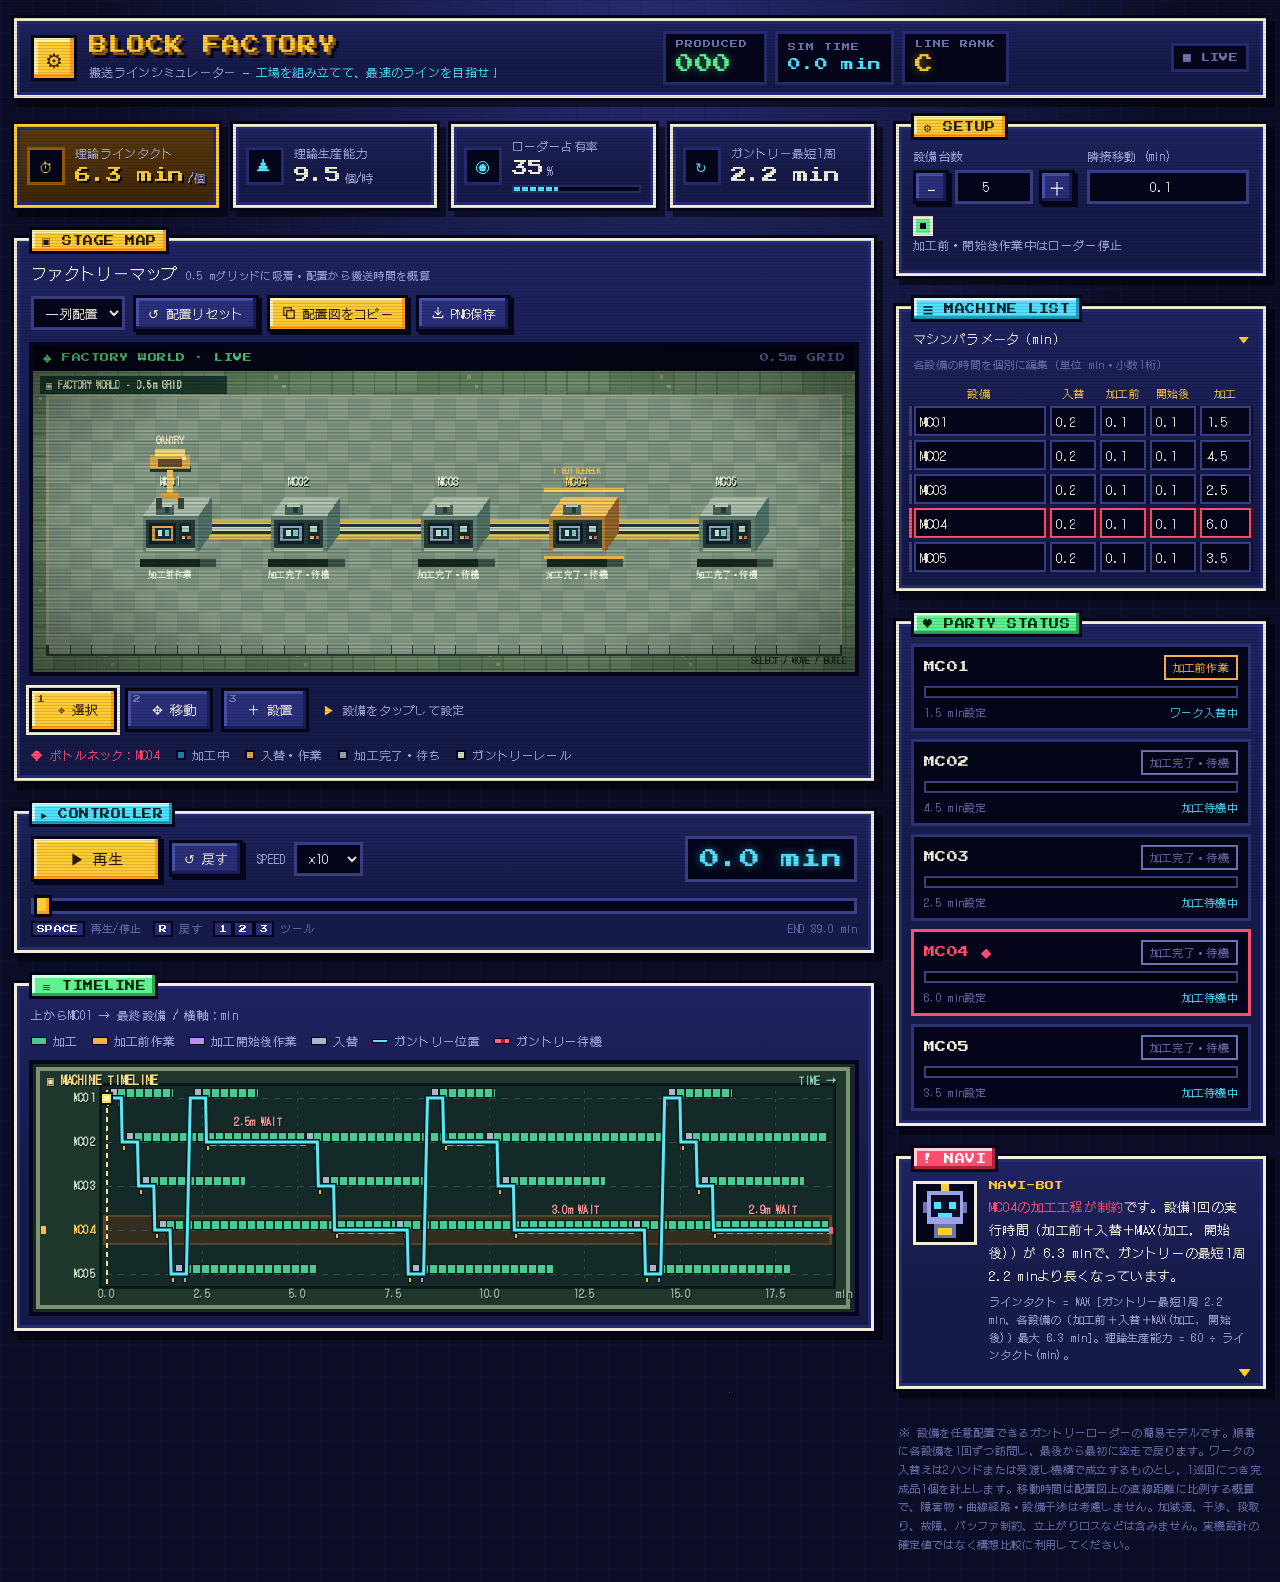
<file: gantry_line_simulator_game_ui_v5.html>
<!doctype html>
<html lang="ja">
<head>
<meta charset="utf-8">
<meta name="viewport" content="width=device-width, initial-scale=1">
<meta name="theme-color" content="#0b0d26">
<title>BLOCK FACTORY — 搬送ラインシミュレーター</title>
<link rel="preconnect" href="https://fonts.googleapis.com">
<link rel="preconnect" href="https://fonts.gstatic.com" crossorigin>
<link href="https://fonts.googleapis.com/css2?family=DotGothic16&family=Press+Start+2P&display=swap" rel="stylesheet">
<style>
/* ===== BLOCK FACTORY · arcade / RPG game UI ===== */
:root{
 --bg:#0b0d26;--bg2:#141846;--win:#161a48;--win2:#1e2360;--win3:#262c74;
 --frame:#f3eedc;--dark:#04051a;--ink:#f3eedc;--sub:#a7aedf;--dim:#6d74b0;
 --gold:#ffcc33;--gold2:#ff9f1c;--golddk:#9a5a0c;--cyan:#4fe3ff;--green:#5df28e;--greendk:#1b7a45;
 --red:#ff4d6d;--purple:#b98cff;--orange:#ffb347;
 --jp:"DotGothic16","MS Gothic","Osaka-Mono",monospace;--px:"Press Start 2P","DotGothic16",monospace;
}
*{box-sizing:border-box;border-radius:0}
html{background:var(--bg)}
body{margin:0;min-height:100vh;color:var(--ink);font:14px/1.5 var(--jp);letter-spacing:.3px;
 background:
  radial-gradient(1px 1px at 12% 18%,#fff8 50%,transparent 51%),
  radial-gradient(1px 1px at 72% 8%,#fff6 50%,transparent 51%),
  radial-gradient(2px 2px at 88% 42%,#ffd76655 50%,transparent 51%),
  radial-gradient(1px 1px at 33% 66%,#fff5 50%,transparent 51%),
  radial-gradient(1px 1px at 57% 88%,#fff4 50%,transparent 51%),
  linear-gradient(#1a1f5a33 2px,transparent 2px) 0 0/32px 32px,
  linear-gradient(90deg,#1a1f5a33 2px,transparent 2px) 0 0/32px 32px,
  radial-gradient(ellipse at 50% -10%,#2a2f7a 0,var(--bg) 60%) fixed}
body::after{content:"";position:fixed;inset:0;pointer-events:none;z-index:200;
 background:repeating-linear-gradient(0deg,#0000 0 2px,#00000022 2px 3px);mix-blend-mode:multiply}
button,input,select,summary,table{font-family:var(--jp);font-size:inherit;color:inherit}
button{cursor:pointer}
.shell{max-width:1560px;margin:auto;padding:12px 14px 28px}

/* --- RPG window frame --- */
.win{position:relative;background:linear-gradient(180deg,var(--win2),var(--win) 60%);border:3px solid var(--frame);
 box-shadow:0 0 0 3px var(--dark),6px 6px 0 3px #00000088,inset 0 0 0 3px var(--win3);color:var(--ink)}
.win-tab{position:absolute;top:-14px;left:12px;z-index:2;display:inline-flex;align-items:center;gap:6px;background:var(--gold);color:#2a1a00;
 font:10px/1 var(--px);padding:6px 9px 5px;border:3px solid var(--dark);box-shadow:inset -3px -3px 0 var(--gold2),inset 3px 3px 0 #fff2a8;letter-spacing:.5px;white-space:nowrap}
.win-tab.cyan{background:var(--cyan);box-shadow:inset -3px -3px 0 #1a9fbf,inset 3px 3px 0 #d4f8ff;color:#00222c}
.win-tab.green{background:var(--green);box-shadow:inset -3px -3px 0 #22a85a,inset 3px 3px 0 #d6ffe4;color:#002611}
.win-tab.red{background:var(--red);box-shadow:inset -3px -3px 0 #b0213f,inset 3px 3px 0 #ffd0da;color:#fff}
.win-body{padding:20px 14px 14px}

/* --- top HUD --- */
.hud{display:flex;align-items:stretch;justify-content:space-between;gap:14px;padding:10px 14px;margin:6px 0 26px}
.brand{display:flex;align-items:center;gap:12px;min-width:0}
.logo{width:46px;height:46px;flex:none;display:grid;place-items:center;background:var(--gold);border:3px solid var(--dark);
 box-shadow:inset -4px -4px 0 var(--gold2),inset 4px 4px 0 #fff2a8;font:20px/1 var(--px);color:#3a2200;animation:bob 1.6s steps(2) infinite}
@keyframes bob{50%{transform:translateY(-3px)}}
.title h1{margin:0;font:18px/1.2 var(--px);color:var(--gold);text-shadow:3px 3px 0 var(--golddk),6px 6px 0 var(--dark);letter-spacing:1px;white-space:nowrap}
.title p{margin:6px 0 0;color:var(--sub);font-size:12px}
.title p b{color:var(--cyan);font-weight:400}
.hud-stats{display:flex;gap:8px;align-items:stretch}
.hud-stat{min-width:104px;background:var(--dark);border:3px solid var(--win3);padding:6px 10px;display:flex;flex-direction:column;justify-content:center;position:relative}
.hud-stat .k{font:8px/1 var(--px);color:var(--dim);letter-spacing:1px}
.hud-stat .v{font:18px/1.2 var(--px);color:var(--ink);margin-top:6px;white-space:nowrap}
.hud-stat.score .v{color:var(--green);text-shadow:0 0 8px #5df28e88}
.hud-stat.time .v{color:var(--cyan);font-size:13px}
.hud-stat.rank .v{color:var(--gold);text-shadow:0 0 10px #ffcc3388}
.hud-stat.bump .v{animation:bump .5s steps(4)}
@keyframes bump{0%{transform:scale(1.5)}100%{transform:none}}
.plus{position:absolute;right:8px;top:2px;font:12px/1 var(--px);color:var(--green);pointer-events:none;animation:floatup 1s steps(8) forwards;text-shadow:2px 2px 0 var(--dark)}
@keyframes floatup{to{transform:translateY(-26px);opacity:0}}
.live{align-self:center;font:9px/1 var(--px);color:var(--dim);padding:7px 8px;border:3px solid var(--win3);background:var(--dark);white-space:nowrap}
.live::before{content:"■ ";color:var(--dim)}
body.is-playing .live{color:var(--red);border-color:var(--red)}
body.is-playing .live::before{color:var(--red);animation:blink .6s steps(1) infinite}
@keyframes blink{50%{opacity:0}}

/* --- layout --- */
.workspace{display:grid;grid-template-columns:minmax(0,1fr) 370px;gap:30px 22px;align-items:start}
.content,.sidebar{display:flex;flex-direction:column;gap:30px;min-width:0}

/* --- stat tiles --- */
.metrics{display:grid;grid-template-columns:repeat(4,minmax(0,1fr));gap:14px}
.metric{display:flex;gap:10px;align-items:center;padding:12px 12px 12px 10px}
.metric .ico{width:38px;height:38px;flex:none;display:grid;place-items:center;font:14px/1 var(--px);background:var(--dark);border:3px solid var(--win3);color:var(--cyan)}
.metric .small{font-size:12px;color:var(--sub);line-height:1.2}
.metric .val{font:16px/1.3 var(--px);color:var(--ink);margin-top:5px;white-space:nowrap;letter-spacing:-.5px}
.metric .val small{font:12px var(--jp);color:var(--sub);margin-left:4px;letter-spacing:0}
.metric .m-body{min-width:0;flex:1}
.metric.primary{background:linear-gradient(180deg,#5a3a0e,#3d2508);border-color:var(--gold)}
.metric.primary .ico{color:var(--gold);border-color:var(--golddk)}
.metric.primary .val{color:var(--gold);text-shadow:2px 2px 0 var(--dark)}
.gauge{height:8px;margin-top:6px;background:var(--dark);border:2px solid var(--win3);position:relative;overflow:hidden}
.gauge i{position:absolute;inset:0 auto 0 0;width:0;background:var(--cyan);transition:width .3s steps(6)}
.gauge::after{content:"";position:absolute;inset:0;background:repeating-linear-gradient(90deg,#0000 0 6px,var(--dark) 6px 8px)}

/* --- game screen (factory map) --- */
.screen-head{display:flex;align-items:center;justify-content:space-between;gap:10px;flex-wrap:wrap;padding:20px 14px 10px}
.screen-head h2{margin:0;font-size:16px;font-weight:400;color:var(--frame)}
.screen-head h2 small{color:var(--sub);font-size:11px;margin-left:8px}
.actions{display:flex;gap:8px;flex-wrap:wrap;align-items:center}
.monitor{margin:0 12px;border:4px solid var(--dark);background:#000;position:relative;box-shadow:inset 0 0 0 3px #3a3f86}
.monitor::after{content:"";position:absolute;inset:0;pointer-events:none;
 background:repeating-linear-gradient(0deg,#0000 0 2px,#0000001f 2px 4px),radial-gradient(ellipse at center,#0000 60%,#00000066 100%)}
.screen-bar{display:flex;justify-content:space-between;gap:10px;padding:6px 10px;background:var(--dark);font:9px/1.4 var(--px);color:var(--green);letter-spacing:.5px}
.screen-bar span:last-child{color:var(--dim)}
.drawing-scroll{overflow-x:auto;outline:none;touch-action:pan-x pan-y}
.drawing-scroll:focus-visible{box-shadow:inset 0 0 0 3px var(--gold)}
#lineCanvas{display:block;width:100%!important;height:auto!important;image-rendering:pixelated;user-select:none;-webkit-user-select:none}
.hotbar{display:flex;align-items:center;gap:8px;flex-wrap:wrap;padding:12px 12px 4px}
.build-tool{position:relative;min-width:88px;height:44px;padding:6px 12px 6px 22px;background:#2a2f7a;border:3px solid var(--dark);color:var(--ink);
 box-shadow:inset -3px -3px 0 #191d55,inset 3px 3px 0 #4a52b0;font-size:13px}
.build-tool kbd{position:absolute;top:4px;left:5px;font:8px/1 var(--px);color:var(--dim)}
.build-tool:hover{background:#353b92}
.build-tool.active{background:var(--gold);color:#2a1a00;box-shadow:inset -3px -3px 0 var(--gold2),inset 3px 3px 0 #fff2a8,0 0 0 3px var(--frame)}
.build-tool.active kbd{color:#6a4300}
#buildHint{margin-left:6px;color:var(--sub);font-size:12px}
#buildHint::before{content:"▶ ";color:var(--gold);animation:blink 1s steps(1) infinite}
.machine-inspector{display:flex;align-items:center;gap:10px;flex-wrap:wrap;margin:10px 12px 0;padding:10px 12px;background:var(--dark);border:3px solid var(--gold);font-size:12px}
.machine-inspector[hidden]{display:none}
.machine-inspector strong{font:12px var(--px);color:var(--gold)}
.machine-inspector label{display:flex;align-items:center;gap:5px;color:var(--sub)}
.machine-inspector input{width:66px}
.legend{display:flex;flex-wrap:wrap;gap:6px 16px;padding:10px 14px 14px;font-size:12px;color:var(--sub)}
.legend span{display:inline-flex;align-items:center}
.dot{width:10px;height:10px;display:inline-block;margin-right:6px;border:2px solid var(--dark)}
.bottleneck-summary{color:var(--red)!important;font-size:12px}

/* --- buttons & inputs --- */
.btn,.stepper button,.machine-inspector button{display:inline-flex;align-items:center;justify-content:center;gap:6px;min-height:36px;padding:6px 12px;
 background:#2a2f7a;color:var(--ink);border:3px solid var(--dark);box-shadow:inset -3px -3px 0 #191d55,inset 3px 3px 0 #4a52b0,3px 3px 0 var(--dark);font-size:13px;white-space:nowrap}
.btn:hover,.stepper button:hover,.machine-inspector button:hover{background:#353b92}
.btn:active,.stepper button:active,.build-tool:active,.machine-inspector button:active{transform:translate(3px,3px);box-shadow:inset 3px 3px 0 #191d55}
.btn.primary{background:var(--gold);color:#2a1a00;box-shadow:inset -3px -3px 0 var(--gold2),inset 3px 3px 0 #fff2a8,3px 3px 0 var(--dark)}
.btn.primary:hover{background:#ffd95c}
.btn.danger{background:#7a1f3a;box-shadow:inset -3px -3px 0 #4a0f22,inset 3px 3px 0 #b84466,3px 3px 0 var(--dark)}
.icon{width:14px;height:14px;fill:none;stroke:currentColor;stroke-width:2;stroke-linecap:square}
input[type=number],input[type=text],.tbl input,select,.speed-select{height:34px;background:var(--dark);color:var(--ink);border:3px solid #3a3f86;padding:3px 8px;outline:none;font-size:13px}
input:focus,select:focus{border-color:var(--gold)}
button:focus-visible,summary:focus-visible,input[type=range]:focus-visible{outline:3px dashed var(--gold);outline-offset:3px}
input[type=checkbox]{appearance:none;width:20px;height:20px;flex:none;margin:0;background:var(--dark);border:3px solid var(--frame);cursor:pointer;display:grid;place-items:center}
input[type=checkbox]:checked{background:var(--green)}
input[type=checkbox]:checked::after{content:"";width:6px;height:6px;background:var(--dark)}
select{cursor:pointer}

/* --- controller (transport) --- */
.transport .win-body{padding-top:22px}
.transport-top{display:flex;align-items:center;justify-content:space-between;gap:12px;flex-wrap:wrap}
.transport-controls{display:flex;align-items:center;gap:8px;flex-wrap:wrap}
#togglePlay{min-width:130px;min-height:46px;font-size:15px}
body.is-playing #togglePlay{background:var(--red);color:#fff;box-shadow:inset -3px -3px 0 #b0213f,inset 3px 3px 0 #ffb3c2,3px 3px 0 var(--dark)}
.help{color:var(--sub);font-size:12px;margin-left:6px}
.elapsed{font:20px/1 var(--px);color:var(--cyan);background:var(--dark);border:3px solid #3a3f86;padding:10px 12px;text-shadow:0 0 8px #4fe3ff88;font-variant-numeric:tabular-nums}
.scrub{-webkit-appearance:none;appearance:none;width:100%;height:16px;margin:16px 0 6px;background:var(--dark);border:3px solid #3a3f86;cursor:pointer}
.scrub::-webkit-slider-thumb{-webkit-appearance:none;width:18px;height:22px;background:var(--gold);border:3px solid var(--dark);box-shadow:inset -3px -3px 0 var(--gold2)}
.scrub::-moz-range-thumb{width:14px;height:18px;background:var(--gold);border:3px solid var(--dark);border-radius:0}
.scrub::-moz-range-progress{background:var(--cyan);height:10px}
.transport-note{display:flex;justify-content:space-between;gap:10px;font-size:11px;color:var(--dim)}
.kbd-hint{color:var(--dim);font-size:11px}
.kbd-hint kbd{font:8px var(--px);color:var(--ink);background:var(--win3);border:2px solid var(--dark);padding:2px 4px}

/* --- timeline --- */
.motion-head{display:flex;justify-content:space-between;align-items:center;gap:10px;flex-wrap:wrap;padding:20px 14px 8px}
.motion-head .cap{color:var(--sub);font-size:12px}
.motion-legend{display:flex;flex-wrap:wrap;gap:6px 14px;padding:0 14px 10px;font-size:12px;color:var(--sub)}
.motion-legend span{display:inline-flex;align-items:center;gap:6px}
.motion-legend i{display:inline-block;width:16px;height:8px;border:1px solid var(--dark)}
.legend-process{background:#4ac990}.legend-aux{background:#f3b34c}.legend-swap{background:#a9b7c7}.legend-loader{background:#5be8f3;height:4px!important}
.legend-idle{background:repeating-linear-gradient(90deg,#ff6671 0 6px,#8f2631 6px 10px);height:6px!important}
.motion-scroll{overflow-x:auto;margin:0 12px 12px;border:4px solid var(--dark)}
#motionCanvas{display:block;max-width:none;image-rendering:pixelated}

/* --- setup / params --- */
.settings-fields{display:grid;grid-template-columns:1fr 1fr;gap:12px}
.field label,.label-line label{display:block;font-size:12px;color:var(--sub);margin-bottom:5px}
.stepper{display:grid;grid-template-columns:36px 1fr 36px;gap:6px}
.stepper button{padding:0;font-size:18px;min-height:34px}
.inputrow{display:flex;gap:4px;align-items:center}
.inputrow input{width:100%;text-align:center}
.suffix{color:var(--sub);font-size:12px}
.option-field{grid-column:1/-1}
.checkline{display:flex;align-items:center;gap:10px;font-size:12px;cursor:pointer;color:var(--ink)}
.details summary{list-style:none;cursor:pointer;display:flex;justify-content:space-between;align-items:center;padding:20px 14px 8px;font-size:13px;color:var(--frame)}
.details summary::-webkit-details-marker{display:none}
.details summary::after{content:"▼";font-size:10px;color:var(--gold)}
.details:not([open]) summary::after{content:"▶"}
.details-helper{margin:0 14px 8px;font-size:11px;color:var(--dim)}
.table-wrap{overflow-x:auto;padding:0 10px 12px}
.tbl{width:100%;border-collapse:separate;border-spacing:0 4px;font-size:12px;text-align:center}
.tbl th{font-size:11px;font-weight:400;color:var(--gold);padding:2px 3px;line-height:1.25}
.tbl td{padding:0 2px;background:#0c0f33}
.tbl td:first-child{border-left:3px solid #3a3f86}
.tbl input{width:100%;height:30px;padding:2px 4px;text-align:center;border-width:2px}
.tbl input.name-field{text-align:left;min-width:62px}
.bottleneck-machine td{background:#3a0f22!important}
.bottleneck-machine td:first-child{border-left-color:var(--red)!important}
.bottleneck-machine input{border-color:var(--red)!important}

/* --- party status --- */
.status-grid{display:flex;flex-direction:column;gap:8px;padding:20px 12px 12px}
.progress-station{background:var(--dark);border:3px solid #2e3378;padding:8px 10px;display:grid;grid-template-columns:1fr;gap:6px}
.progress-heading{display:flex;align-items:center;justify-content:space-between;gap:6px}
.progress-heading strong{font:11px/1 var(--px);color:var(--ink);font-weight:400}
.state{font-size:11px;padding:2px 7px;border:2px solid currentColor;white-space:nowrap}
.state.working{color:var(--green);animation:pulse 1s steps(2) infinite}
.state.service{color:var(--orange)}
.state.waiting{color:var(--dim)}
@keyframes pulse{50%{background:#5df28e22}}
.progress-track{height:12px;background:#000;border:2px solid #3a3f86;position:relative;overflow:hidden}
.progress-fill{height:100%;background:linear-gradient(180deg,#9dffbf 0 30%,var(--green) 30%);transition:width .08s linear}
.progress-track::after{content:"";position:absolute;inset:0;background:repeating-linear-gradient(90deg,#0000 0 7px,#000 7px 9px)}
.progress-caption{display:flex;justify-content:space-between;gap:6px;font-size:11px;color:var(--dim);font-variant-numeric:tabular-nums}
.progress-caption strong{color:var(--cyan);font-weight:400}
.bottleneck-station{border-color:var(--red)!important;animation:alarm 1.2s steps(1) infinite}
.bottleneck-station .progress-heading strong{color:var(--red)}
@keyframes alarm{50%{border-color:#7a1f3a!important;box-shadow:0 0 0 2px #ff4d6d44}}

/* --- navigator dialog --- */
.dialog{display:flex;gap:12px;align-items:flex-start;padding:22px 14px 16px}
.navi{width:64px;height:64px;flex:none;background:var(--dark);border:3px solid var(--frame);image-rendering:pixelated}
.navi svg{width:100%;height:100%;display:block;shape-rendering:crispEdges}
.navi .eye{animation:blinkEye 3.2s steps(1) infinite}
@keyframes blinkEye{94%{opacity:0}}
.dialog-text{flex:1;min-width:0}
.dialog-text .who{font:9px var(--px);color:var(--gold);margin-bottom:6px}
.dialog-text p{margin:0 0 6px;font-size:13px;line-height:1.75;color:var(--ink)}
.dialog-text #formulaText{font-size:11px;color:var(--sub);line-height:1.6}
.bottleneck{color:var(--red)}
.dialog::after{content:"▼";position:absolute;right:12px;bottom:6px;color:var(--gold);font-size:12px;animation:blink .8s steps(1) infinite}

.footnote{color:var(--dim);font-size:11px;line-height:1.7;margin:4px 2px 0}
.toast{position:fixed;z-index:300;left:50%;top:18px;transform:translate(-50%,-30px);opacity:0;pointer-events:none;transition:transform .2s steps(3),opacity .2s steps(3);
 background:var(--win);color:var(--ink);border:3px solid var(--frame);box-shadow:0 0 0 3px var(--dark),5px 5px 0 3px #000a;padding:10px 16px;font-size:13px;max-width:calc(100vw - 32px);text-align:center}
.toast.show{opacity:1;transform:translate(-50%,0)}

@media(max-width:1180px){.workspace{grid-template-columns:1fr}.sidebar{display:grid;grid-template-columns:1fr 1fr;align-items:start}.metrics{grid-template-columns:repeat(2,minmax(0,1fr))}}
@media(max-width:900px){.hud{flex-wrap:wrap}.hud-stats{width:100%}.hud-stat{flex:1;min-width:0}.live{display:none}}
@media(max-width:720px){.sidebar{grid-template-columns:1fr}.title h1{font-size:14px}.kbd-hint{display:none}.hud-stat .v{font-size:13px}.hud-stat.time .v{font-size:10px}.metric .val{font-size:13px}
 .metric .ico{display:none}.screen-head h2 small{display:none}.btn{font-size:12px;padding:5px 8px}.build-tool{min-width:70px}.elapsed{font-size:14px}}
@media(max-width:420px){.shell{padding:8px 8px 20px}.logo{width:38px;height:38px;font-size:15px}.title p{display:none}.hud-stat{padding:6px}.hud-stat .k{font-size:7px}}
@media(prefers-reduced-motion:reduce){*,*::before,*::after{animation:none!important;transition:none!important}}
</style>
</head>
<body>
<div class="shell">
  <header class="win hud">
    <div class="brand"><div class="logo" aria-hidden="true">⚙</div>
      <div class="title"><h1>BLOCK FACTORY</h1><p>搬送ラインシミュレーター <b>— 工場を組み立てて、最速のラインを目指せ！</b></p></div></div>
    <div class="hud-stats" aria-live="polite">
      <div class="hud-stat score" id="scoreBox"><span class="k">PRODUCED</span><span class="v" id="scoreVal">000</span></div>
      <div class="hud-stat time"><span class="k">SIM TIME</span><span class="v" id="hudTime">0.0 min</span></div>
      <div class="hud-stat rank" title="ガントリー1周と最長設備サイクルのバランス（揃うほど高ランク）"><span class="k">LINE RANK</span><span class="v" id="rankVal">-</span></div>
    </div>
    <div class="live">LIVE</div>
  </header>

  <main class="workspace">
    <div class="content">
      <section class="metrics" aria-live="polite">
        <div class="win metric primary"><div class="ico">⏱</div><div class="m-body"><div class="small">理論ラインタクト</div><div class="val" id="cycleVal">—</div></div></div>
        <div class="win metric"><div class="ico">▲</div><div class="m-body"><div class="small">理論生産能力</div><div class="val" id="capacityVal">—</div></div></div>
        <div class="win metric"><div class="ico">◉</div><div class="m-body"><div class="small">ローダー占有率</div><div class="val" id="utilVal">—</div><div class="gauge"><i id="utilBar"></i></div></div></div>
        <div class="win metric"><div class="ico">↻</div><div class="m-body"><div class="small">ガントリー最短1周</div><div class="val" id="lapVal">—</div></div></div>
      </section>

      <section class="win game-map-panel">
        <span class="win-tab">▣ STAGE MAP</span>
        <div class="screen-head"><h2>ファクトリーマップ<small>0.5 mグリッドに吸着・配置から搬送時間を概算</small></h2>
          <div class="actions"><select id="layoutMode" class="speed-select" aria-label="設備配置"><option value="line">一列配置</option><option value="enclosed">囲み配置</option></select><button id="resetLayout" class="btn">↺ 配置リセット</button>
            <button id="copyImage" class="btn primary"><svg class="icon" viewBox="0 0 24 24"><rect x="8" y="8" width="13" height="13"/><path d="M16 8V3H3v13h5"/></svg>配置図をコピー</button>
            <button id="savePng" class="btn"><svg class="icon" viewBox="0 0 24 24"><path d="M12 3v12m0 0 5-5m-5 5-5-5"/><path d="M4 17v3h16v-3"/></svg>PNG保存</button>
          </div>
        </div>
        <div class="monitor">
          <div class="screen-bar"><span>◆ FACTORY WORLD · LIVE</span><span>0.5m GRID</span></div>
          <div id="drawingScroll" class="drawing-scroll" tabindex="0" aria-label="加工ラインの2D上面図。フォーカス中にCtrl+Cで画像をコピーできます"><canvas id="lineCanvas" role="img" aria-label="ガントリーと加工機の上面図"></canvas></div>
        </div>
        <div class="hotbar"><button type="button" class="build-tool active" data-tool="select"><kbd>1</kbd>⌖ 選択</button><button type="button" class="build-tool" data-tool="move"><kbd>2</kbd>✥ 移動</button><button type="button" class="build-tool" data-tool="place"><kbd>3</kbd>＋ 設置</button><span id="buildHint">設備をタップして設定</span></div>
        <div id="machineInspector" class="machine-inspector" hidden><strong id="inspectName">MC01</strong><label>加工前 <input id="inspectAux" type="number" min="0" step="0.1"></label><label>入替 <input id="inspectSwap" type="number" min="0" step="0.1"></label><label>加工 <input id="inspectProcess" type="number" min="0" step="0.1"></label><label>開始後 <input id="inspectPost" type="number" min="0" step="0.1"></label><button type="button" id="inspectClose">× 閉じる</button></div>
        <div class="legend"><span class="bottleneck-summary" id="bottleneckBadge">◆ ボトルネック：判定中</span><span><i class="dot" style="background:#1d81b7"></i>加工中</span><span><i class="dot" style="background:#e6a448"></i>入替・作業</span><span><i class="dot" style="background:#93a6b9"></i>加工完了・待ち</span><span><i class="dot" style="background:#d2d9c3"></i>ガントリーレール</span></div>
      </section>

      <section class="win transport">
        <span class="win-tab cyan">► CONTROLLER</span>
        <div class="win-body">
          <div class="transport-top"><div class="transport-controls"><button id="togglePlay" class="btn primary">▶ 再生</button><button id="resetPlay" class="btn">↺ 戻す</button><label class="help" for="playSpeed">SPEED</label><select id="playSpeed" class="speed-select"><option value="1">×1</option><option value="5">×5</option><option value="10" selected>×10</option><option value="30">×30</option><option value="100">×100</option></select></div><div class="elapsed" id="currentTime">0.0 min</div></div>
          <input id="timeSlider" class="scrub" type="range" min="0" max="100" step="0.1" value="0" aria-label="シミュレーション時間">
          <div class="transport-note"><span class="kbd-hint"><kbd>SPACE</kbd> 再生/停止　<kbd>R</kbd> 戻す　<kbd>1</kbd><kbd>2</kbd><kbd>3</kbd> ツール</span><span>END <span id="endTime">0.0 min</span></span></div>
        </div>
      </section>

      <section class="win motion-card">
        <span class="win-tab green">≡ TIMELINE</span>
        <div class="motion-head"><span class="cap">上からMC01 → 最終設備 / 横軸：min</span></div>
        <div class="motion-legend"><span><i class="legend-process"></i>加工</span><span><i class="legend-aux"></i>加工前作業</span><span><i class="legend-aux" style="background:#bd8ef0"></i>加工開始後作業</span><span><i class="legend-swap"></i>入替</span><span><i class="legend-loader"></i>ガントリー位置</span><span><i class="legend-idle"></i>ガントリー待機</span></div>
        <div class="motion-scroll"><canvas id="motionCanvas" height="235" aria-label="設備別稼働時間とガントリー位置の動作線図"></canvas></div>
      </section>
    </div>

    <aside class="sidebar">
      <section class="win settings">
        <span class="win-tab">⚙ SETUP</span>
        <div class="win-body settings-fields">
          <div class="field count-field"><label for="stationCount">設備台数</label><div class="stepper"><button id="countDown" aria-label="減らす">−</button><div class="inputrow"><input id="stationCount" type="number" min="1" max="12" step="1" value="5"></div><button id="countUp" aria-label="増やす">＋</button></div></div>
          <div class="field"><label for="moveTime">隣接移動 (min)</label><div class="inputrow"><input id="moveTime" type="number" min="0" max="60" step="0.1" value="0.1"></div></div>
          <div class="field option-field"><label class="checkline"><input id="extraBusy" type="checkbox" checked>加工前・開始後作業中はローダー停止</label></div>
        </div>
      </section>

      <details class="win details" id="detailPane" open>
        <summary><span class="win-tab cyan">☰ MACHINE LIST</span>マシンパラメータ（min）</summary>
        <p class="details-helper">各設備の時間を個別に編集（単位 min・小数1桁）</p>
        <div class="table-wrap"><table class="tbl"><thead><tr><th>設備</th><th>入替</th><th>加工前</th><th>開始後</th><th>加工</th></tr></thead><tbody id="machineRows"></tbody></table></div>
      </details>

      <section class="win">
        <span class="win-tab green">♥ PARTY STATUS</span>
        <div class="status-grid" id="stationStatus"></div>
      </section>

      <section class="win insights">
        <span class="win-tab red">! NAVI</span>
        <div class="dialog">
          <div class="navi" aria-hidden="true"><svg viewBox="0 0 16 16"><rect x="7" y="0" width="2" height="2" fill="#ffcc33"/><rect x="3" y="2" width="10" height="9" fill="#9aa3e8"/><rect x="4" y="3" width="8" height="6" fill="#0b0d26"/><g class="eye"><rect x="5" y="5" width="2" height="2" fill="#4fe3ff"/><rect x="9" y="5" width="2" height="2" fill="#4fe3ff"/></g><rect x="6" y="8" width="4" height="1" fill="#4fe3ff"/><rect x="2" y="5" width="1" height="3" fill="#6d74b0"/><rect x="13" y="5" width="1" height="3" fill="#6d74b0"/><rect x="5" y="11" width="6" height="4" fill="#6d74b0"/><rect x="6" y="12" width="4" height="2" fill="#ffcc33"/></svg></div>
          <div class="dialog-text"><div class="who">NAVI-BOT</div><p id="analysisText"></p><p id="formulaText"></p></div>
        </div>
      </section>
      <p class="footnote">※ 設備を任意配置できるガントリーローダーの簡易モデルです。順番に各設備を1回ずつ訪問し、最後から最初に空走で戻ります。ワークの入替えは2ハンドまたは受渡し機構で成立するものとし、1巡回につき完成品1個を計上します。移動時間は配置図上の直線距離に比例する概算で、障害物・曲線経路・設備干渉は考慮しません。加減速、干渉、段取り、故障、バッファ制約、立上がりロスなどは含みません。実機設計の確定値ではなく構想比較に利用してください。</p>
    </aside>
  </main>
</div>
<div id="toast" class="toast" role="status" aria-live="polite"></div>
<script>
(()=>{'use strict';
const $=id=>document.getElementById(id);
const config={count:5,move:6,swap:12,aux:6,post:6,process:180,auxBusy:true,name:'ガントリー加工ライン'};
const layouts={line:null,enclosed:null};let layoutMode='line',customPositions=[],activeAlignment=null,buildTool='select',selectedMachine=-1;
const sampleProcess=[90,270,150,360,210,120,420,180,300,240,480,150];
let lastProduced=0,machines=[],schedule=null,current=0,playing=false,lastFrame=0,raf=0,toastTimer=0;
const GRID_PX=25, GRID_METERS=.5, GRID_ORIGIN_X=60, GRID_ORIGIN_Y=35;const PITCH=148;const colors={working:'#1d81b7',service:'#e6a448',waiting:'#93a6b9'};
function cap(n,lo,hi){const v=Number(n);return Number.isFinite(v)?Math.min(hi,Math.max(lo,v)):lo}
function fmt(n,d=1){if(!Number.isFinite(n))return '—';return (Math.round(n*Math.pow(10,d))/Math.pow(10,d)).toLocaleString('ja-JP',{maximumFractionDigits:d})}
function minText(t){return (Math.round(Math.max(0,t||0)/6)/10).toFixed(1)+' min'}
function hms(t,dec=false){t=Math.max(0,t||0);const minutes=Math.floor(t/60),seconds=Math.floor(t%60),frac=Math.floor((t-Math.floor(t))*10+.00001);return String(minutes).padStart(2,'0')+':'+String(seconds).padStart(2,'0')+(dec?'.'+frac:'')}
function showToast(message){const el=$('toast');el.textContent=message;el.classList.add('show');clearTimeout(toastTimer);toastTimer=setTimeout(()=>el.classList.remove('show'),3300)}
function defaultPosition(i){if(layoutMode==='enclosed'){const cols=Math.ceil(config.count/2),top=Math.min(i,cols);return i<cols?{x:.13+(i/Math.max(1,cols-1))*.74,y:.23}:{x:.13+((config.count-1-i)/Math.max(1,config.count-cols-1))*.74,y:.77}}return {x:.12+i/Math.max(1,config.count-1)*.76,y:.52}}
function gridPosition(p){const x=Math.round((cap(p.x,.06,.94)*840)/GRID_PX)*GRID_PX/840;const y=Math.round((cap(p.y,.14,.88)*267)/GRID_PX)*GRID_PX/267;return {x:cap(x,GRID_PX/840,1-GRID_PX/840),y:cap(y,GRID_PX/267,1-GRID_PX/267)}}
function posAt(i){return customPositions[i]||gridPosition(defaultPosition(i))}
function distance(a,b){const p=posAt(a),q=posAt(b);return Math.hypot((p.x-q.x)/.76,(p.y-q.y)/.54)}
function moveDuration(a,b){return config.move*distance(a,b)}
function resetLayout(mode){layoutMode=mode;customPositions=Array.from({length:config.count},(_,i)=>gridPosition(defaultPosition(i)));recalculate()}
function syncMachines(){while(machines.length<config.count){machines.push({name:'MC'+String(machines.length+1).padStart(2,'0'),swap:config.swap,aux:config.aux,post:config.post,process:sampleProcess[machines.length]??config.process})}machines.length=config.count;while(customPositions.length<config.count)customPositions.push(gridPosition(defaultPosition(customPositions.length)));customPositions.length=config.count}
function applyInput(id,key,max,integer=false){const el=$(id);let value=cap(el.value,integer?1:0,max);if(integer)value=Math.round(value);el.value=String(value);config[key]=value;if(['swap','aux','post','process'].includes(key)){for(const m of machines)m[key]=value;buildRows()}if(key==='count')syncMachines();recalculate()}
function buildRows(){const parent=$('machineRows');parent.textContent='';machines.forEach((m,i)=>{const tr=document.createElement('tr');const name=document.createElement('td'),nameInput=document.createElement('input');nameInput.className='name-field';nameInput.value=m.name;nameInput.maxLength=12;nameInput.setAttribute('aria-label',`設備${i+1}の名前`);nameInput.addEventListener('input',()=>{m.name=nameInput.value||('MC'+String(i+1).padStart(2,'0'));renderStatic()});name.append(nameInput);tr.append(name);for(const key of ['swap','aux','post','process']){const td=document.createElement('td'),inp=document.createElement('input');inp.type='number';inp.min='0';inp.max=key==='process'?'600':'60';inp.step='0.1';inp.value=(m[key]/60).toFixed(1);inp.setAttribute('aria-label',`${m.name}の${{swap:'入替',aux:'加工前',post:'開始後',process:'加工'}[key]}時間（min）`);inp.addEventListener('change',()=>{const v=cap(inp.value,0,key==='process'?600:60);m[key]=Math.round(v*10)*6;inp.value=(m[key]/60).toFixed(1);recalculate()});td.append(inp);tr.append(td)}parent.append(tr)}) ;markBottleneckRows()}
function bottleneckInfo(){const r=getStats();return {index:r.limiter==='machine'?r.idx:-1,gantry:r.limiter==='gantry',name:r.limiter==='gantry'?'ガントリー':machines[r.idx].name}}
function markBottleneckRows(){const b=bottleneckInfo();document.querySelectorAll('#machineRows tr').forEach((tr,i)=>{tr.classList.toggle('bottleneck-machine',i===b.index);tr.title=i===b.index?'ボトルネック設備':''})}
function getStats(){let move=0;for(let i=0;i<config.count-1;i++)move+=moveDuration(i,i+1);if(config.count>1)move+=moveDuration(config.count-1,0);const busy=machines.reduce((sum,m)=>sum+m.swap+(config.auxBusy?m.aux+m.post:0),0);const occupancy=move+busy;const limits=machines.map(m=>m.aux+m.swap+Math.max(m.process,m.post));const maxMachine=Math.max(...limits);const cycle=Math.max(occupancy,maxMachine);const idx=limits.indexOf(maxMachine);return {move,busy,occupancy,cycle,capacity:cycle>0?3600/cycle:null,util:cycle>0?100*occupancy/cycle:0,limit:maxMachine,idx,limiter:occupancy>=maxMachine?'gantry':'machine'}}
function putSegment(list,type,start,end,from,to,index,lap){if(end-start>1e-10)list.push({type,start,end,from,to,index,lap})}
function buildSchedule(){const segments=[],visits=Array.from({length:config.count},()=>[]),ready=Array(config.count).fill(0),lapEnds=[];let t=0;for(let lap=0;lap<15;lap++){
 for(let i=0;i<config.count;i++){const m=machines[i],x=i;
  // Arrive and perform pre-machining service BEFORE exchanging the workpiece.
  // This service can overlap machining still running from the previous visit.
  const start=t,auxEnd=start+m.aux;
  if(config.auxBusy)putSegment(segments,'aux',start,auxEnd,x,x,i,lap);
  t=config.auxBusy?auxEnd:start;
  const waitUntil=Math.max(t,ready[i]);putSegment(segments,'wait',t,waitUntil,x,x,i,lap);t=waitUntil;
  const swapStart=t,swapEnd=swapStart+m.swap,postEnd=swapEnd+m.post,processEnd=swapEnd+m.process;
  putSegment(segments,'swap',swapStart,swapEnd,x,x,i,lap);
  if(config.auxBusy)putSegment(segments,'post',swapEnd,postEnd,x,x,i,lap);
  t=config.auxBusy?postEnd:swapEnd;
  ready[i]=Math.max(processEnd,postEnd);
  visits[i].push({start,auxEnd,swapStart,swapEnd,postEnd,processEnd,lap});
  if(i<config.count-1){const end=t+moveDuration(i,i+1);putSegment(segments,'move',t,end,i,i+1,i,lap);t=end}
  else if(config.count>1){const end=t+moveDuration(i,0);putSegment(segments,'move',t,end,i,0,i,lap);t=end}
 }
 lapEnds.push(t)
 }
 return {segments,visits,lapEnds,total:Math.max(t,.1)}
}
function deriveMachineStatus(i,t){const arr=schedule.visits[i];let v=null;for(let j=arr.length-1;j>=0;j--){if(t>=arr[j].start){v=arr[j];break}}if(!v)return {label:'加工完了・待機',className:'waiting',color:colors.waiting};if(t<v.swapStart)return {label:t<v.auxEnd?'加工前作業':'加工完了待ち',className:'service',color:colors.service};if(t<v.swapEnd)return {label:'ワーク入替',className:'service',color:colors.service};if(t<v.processEnd)return {label:'加工中',className:'working',color:colors.working};return {label:'加工完了・待機',className:'waiting',color:colors.waiting}}
function segmentAt(t){const list=schedule.segments;let lo=0,hi=list.length-1;while(lo<=hi){const m=(lo+hi)>>1;if(list[m].end<=t)lo=m+1;else hi=m-1}return list[lo]||null}
function loaderAt(t){const seg=segmentAt(t);if(!seg)return {pos:0,status:'待機'};const mix=seg.end>seg.start?(t-seg.start)/(seg.end-seg.start):0;return {pos:seg.type==='move'?seg.from+(seg.to-seg.from)*mix:seg.from,status:({wait:'加工完了待ち',swap:'ワーク入替',aux:'加工前作業',post:'加工開始後作業',move:'移動中'})[seg.type]}}
function recalculate(){syncMachines();if(selectedMachine>=config.count){selectedMachine=-1;$('machineInspector').hidden=true}const r=getStats();markBottleneckRows();const bottleneck=bottleneckInfo();$('bottleneckBadge').textContent='◆ ボトルネック：'+bottleneck.name;$('cycleVal').innerHTML=minText(r.cycle)+'<small>/個</small>';$('capacityVal').innerHTML=(r.capacity===null?'—':fmt(r.capacity))+'<small>個/時</small>';$('utilVal').innerHTML=fmt(r.util)+'<small>%</small>';$('lapVal').innerHTML=minText(r.occupancy);$('utilBar').style.width=Math.min(100,r.util)+'%';{const bal=r.cycle>0?Math.min(r.occupancy,r.limit)/Math.max(r.occupancy,r.limit):0;$('rankVal').textContent=r.cycle>0?(bal>=.9?'S':bal>=.75?'A':bal>=.55?'B':'C'):'-'}lastProduced=0;
 let desc;if(r.cycle===0)desc='全入力が0.0 minのため、タクト・生産能力を算出できません。';else if(r.limiter==='gantry')desc=`<span class="bottleneck">ガントリーの搬送・入替作業が制約</span>です。加工待ちなしで1周 ${minText(r.occupancy)}（移動 ${minText(r.move)}、入替・ローダー占有作業 ${minText(r.busy)}）。`;else desc=`<span class="bottleneck">${escapeHtml(machines[r.idx].name)}の加工工程が制約</span>です。設備1回の実行時間（加工前＋入替＋MAX(加工, 開始後)）が ${minText(r.limit)}で、ガントリーの最短1周 ${minText(r.occupancy)}より長くなっています。`;
 $('analysisText').innerHTML=desc;
 $('formulaText').textContent=`ラインタクト = MAX［ガントリー最短1周 ${minText(r.occupancy)}、各設備の（加工前＋入替＋MAX(加工, 開始後)）最大 ${minText(r.limit)}］。理論生産能力 = 60 ÷ ラインタクト(min)。`;
 schedule=buildSchedule();current=0;playing=false;lastFrame=0;updateButton();$('timeSlider').max=schedule.total;$('endTime').textContent=minText(schedule.total);renderStatic();
}
function escapeHtml(s){return String(s).replace(/[&<>"']/g,x=>({'&':'&amp;','<':'&lt;','>':'&gt;','"':'&quot;',"'":'&#39;'}[x]))}
function roundRect(ctx,x,y,w,h,r,fill,stroke,sw=1){ctx.beginPath();ctx.roundRect(x,y,w,h,r);if(fill){ctx.fillStyle=fill;ctx.fill()}if(stroke){ctx.strokeStyle=stroke;ctx.lineWidth=sw;ctx.stroke()}}
function drawText(ctx,str,x,y,size=12,color='#24394c',weight='500',align='left'){ctx.fillStyle=color;ctx.font=weight+' '+size+'px -apple-system,BlinkMacSystemFont,"Yu Gothic",Meiryo,sans-serif';ctx.textAlign=align;ctx.fillText(String(str),x,y)}
function canvasWidth(){return 960}
function stationX(i,w){return (w-(config.count-1)*PITCH)/2+i*PITCH}
// Snap the dragged machine to another machine's horizontal/vertical centerline.
function alignedPosition(index,p){
 // Snap every machine center to the fixed 0.5 m grid; guide lines show alignment.
 const snapped=gridPosition(p), threshold=GRID_PX*.48;
 let snapX=null,snapY=null;
 for(let i=0;i<config.count;i++){
  if(i===index)continue;
  const q=posAt(i);
  if(Math.abs((q.x-snapped.x)*840)<threshold)snapX=snapped.x;
  if(Math.abs((q.y-snapped.y)*267)<threshold)snapY=snapped.y;
 }
 activeAlignment={x:snapX,y:snapY};
 return snapped;
}
function renderDiagramClassic(ctx,w,h,print=false){
 ctx.clearRect(0,0,w,h);ctx.fillStyle='#f9fbfe';ctx.fillRect(0,0,w,h);
 ctx.strokeStyle='#dce7f1';ctx.lineWidth=.8;
 for(let x=GRID_ORIGIN_X;x<=w-35;x+=GRID_PX){ctx.beginPath();ctx.moveTo(x,10);ctx.lineTo(x,h-25);ctx.stroke()}
 for(let x=GRID_ORIGIN_X-GRID_PX;x>=10;x-=GRID_PX){ctx.beginPath();ctx.moveTo(x,10);ctx.lineTo(x,h-25);ctx.stroke()}
 for(let y=GRID_ORIGIN_Y;y<=h-25;y+=GRID_PX){ctx.beginPath();ctx.moveTo(10,y);ctx.lineTo(w-10,y);ctx.stroke()}
 for(let y=GRID_ORIGIN_Y-GRID_PX;y>=10;y-=GRID_PX){ctx.beginPath();ctx.moveTo(10,y);ctx.lineTo(w-10,y);ctx.stroke()}
 drawText(ctx,'1マス = 0.5 m',w-12,15,11,'#607c95','700','right');
 const point=i=>({x:GRID_ORIGIN_X+posAt(i).x*(w-120),y:GRID_ORIGIN_Y+posAt(i).y*(h-85)});
 if(activeAlignment&&!print){ctx.save();ctx.strokeStyle='#13a7a2';ctx.lineWidth=1.6;ctx.setLineDash([6,5]);
  if(activeAlignment.x!==null){const x=GRID_ORIGIN_X+activeAlignment.x*(w-120);ctx.beginPath();ctx.moveTo(x,8);ctx.lineTo(x,h-8);ctx.stroke()}
  if(activeAlignment.y!==null){const y=GRID_ORIGIN_Y+activeAlignment.y*(h-85);ctx.beginPath();ctx.moveTo(8,y);ctx.lineTo(w-8,y);ctx.stroke()}
  ctx.restore();}

 ctx.strokeStyle='#5b7895';ctx.lineWidth=7;ctx.lineCap='round';ctx.lineJoin='round';ctx.beginPath();for(let i=0;i<config.count;i++){const p=point(i);if(i===0)ctx.moveTo(p.x,p.y);else ctx.lineTo(p.x,p.y)}if(config.count>1)ctx.lineTo(point(0).x,point(0).y);ctx.stroke();
 for(let i=0;i<config.count;i++){const p=point(i),m=machines[i],state=print?{color:'#66829a',label:'加工機'}:deriveMachineStatus(i,current);const isBottleneck=getStats().limiter==='machine'&&getStats().idx===i;roundRect(ctx,p.x-51,p.y-34,102,68,9,isBottleneck?'#fff4e4':'#fff',isBottleneck?'#d97724':'#b7cadc',isBottleneck?3:1.5);roundRect(ctx,p.x-49,p.y-32,98,7,3,state.color);drawText(ctx,m.name,p.x,p.y-9,12,isBottleneck?'#a65112':'#213d56','800','center');if(isBottleneck)drawText(ctx,'◆ 制約設備',p.x,p.y-22,9,'#b65d12','800','center');
 let progress=0,remaining=null;if(!print){const arr=schedule.visits[i];let visit=null;for(let j=arr.length-1;j>=0;j--){if(current>=arr[j].start){visit=arr[j];break}}if(visit){const duration=visit.processEnd-visit.swapEnd;if(current>=visit.swapEnd&&current<visit.processEnd&&duration>0){progress=Math.max(0,Math.min(1,(current-visit.swapEnd)/duration));remaining=Math.max(0,visit.processEnd-current)}else if(current>=visit.processEnd)progress=1}}
 roundRect(ctx,p.x-38,p.y,76,7,3,'#dbe5ef');if(progress>0)roundRect(ctx,p.x-38,p.y,76*progress,7,3,'#2184b6');drawText(ctx,remaining===null?state.label:'残 '+(remaining/60).toFixed(1)+' min',p.x,p.y+22,10,'#17628d','700','center');}
 const seg=print?null:segmentAt(current);let loader=point(0);if(seg){const a=point(seg.from),b=point(seg.to),f=seg.type==='move'?(current-seg.start)/Math.max(.001,seg.end-seg.start):0;loader={x:a.x+(b.x-a.x)*f,y:a.y+(b.y-a.y)*f}}
 ctx.save();ctx.shadowColor='#cf9b48';ctx.shadowBlur=8;roundRect(ctx,loader.x-15,loader.y-47,30,22,5,'#e8aa46','#ad792c');ctx.restore();drawText(ctx,'G',loader.x,loader.y-31,12,'#593b13','800','center');
 if(!print)drawText(ctx,'設備中心を0.5 mグリッドに吸着・縦横の整列ガイド付き',12,h-10,11,'#71869a');
}

// Playable factory-map renderer. Shares the original schedule, snapping, pointer editing and exports.
function renderDiagram(ctx,w,h,print=false){
 ctx.clearRect(0,0,w,h);ctx.imageSmoothingEnabled=false;
 const tile=25,ox=GRID_ORIGIN_X,oy=GRID_ORIGIN_Y;
 ctx.fillStyle='#66845d';ctx.fillRect(0,0,w,h);
 // Pixelated elevated factory floor, paving, grass and roads.
 for(let y=0;y<h;y+=tile)for(let x=0;x<w;x+=tile){const n=((Math.floor(x/tile)*19+Math.floor(y/tile)*11)%9);ctx.fillStyle=n<3?'#64835f':n<6?'#6c8b66':'#72916c';ctx.fillRect(x,y,tile,tile);ctx.fillStyle='#577756';ctx.fillRect(x+tile-2,y,2,tile);ctx.fillRect(x,y+tile-2,tile,2);if(n===2){ctx.fillStyle='#8fa780';ctx.fillRect(x+7,y+5,4,4);ctx.fillRect(x+16,y+16,4,4)}}
 // The elevated factory platform uses a chunky stone edge.
 ctx.fillStyle='#2b4139';ctx.fillRect(15,34,w-30,h-53);ctx.fillStyle='#9fae91';ctx.fillRect(15,28,w-30,h-59);ctx.fillStyle='#819982';ctx.fillRect(19,32,w-38,h-67);
 for(let y=32;y<h-35;y+=tile)for(let x=19;x<w-19;x+=tile){ctx.fillStyle=(Math.floor(x/tile)+Math.floor(y/tile))%2?'#849b87':'#90a58e';ctx.fillRect(x,y,tile-1,tile-1)}
 const point=i=>({x:ox+posAt(i).x*(w-120),y:oy+posAt(i).y*(h-85)});
 // Gantry rails and floor safety striping.
 if(config.count>1){ctx.save();ctx.strokeStyle='#dfc45b';ctx.lineWidth=24;ctx.lineJoin='bevel';ctx.setLineDash([13,9]);ctx.beginPath();for(let i=0;i<config.count;i++){const p=point(i);i?ctx.lineTo(p.x,p.y):ctx.moveTo(p.x,p.y)}ctx.lineTo(point(0).x,point(0).y);ctx.stroke();ctx.restore()}
 ctx.save();ctx.lineJoin='bevel';ctx.lineCap='square';ctx.strokeStyle='#273a3c';ctx.lineWidth=12;ctx.beginPath();for(let i=0;i<config.count;i++){const p=point(i);i?ctx.lineTo(p.x,p.y):ctx.moveTo(p.x,p.y)}if(config.count>1)ctx.lineTo(point(0).x,point(0).y);ctx.stroke();ctx.strokeStyle='#d2d9c3';ctx.lineWidth=4;ctx.stroke();ctx.restore();
 if(activeAlignment&&!print){ctx.save();ctx.strokeStyle='#f9ef88';ctx.lineWidth=2;ctx.setLineDash([7,5]);if(activeAlignment.x!==null){const x=ox+activeAlignment.x*(w-120);ctx.beginPath();ctx.moveTo(x,0);ctx.lineTo(x,h);ctx.stroke()}if(activeAlignment.y!==null){const y=oy+activeAlignment.y*(h-85);ctx.beginPath();ctx.moveTo(0,y);ctx.lineTo(w,y);ctx.stroke()}ctx.restore()}
 const rect=(x,y,a,b,c)=>{ctx.fillStyle=c;ctx.fillRect(Math.round(x),Math.round(y),Math.round(a),Math.round(b))};
 const poly=(pts,c)=>{ctx.fillStyle=c;ctx.beginPath();pts.forEach((p,i)=>i?ctx.lineTo(p[0],p[1]):ctx.moveTo(p[0],p[1]));ctx.closePath();ctx.fill()};
 const blink=Math.floor(current*2)%2===0;
 // Y-sorted painter's order: machines overlap as physical voxel objects.
 const order=Array.from({length:config.count},(_,i)=>i).sort((a,b)=>point(a).y-point(b).y);
 for(const i of order){const p=point(i),m=machines[i],status=print?{color:'#55b4a8',label:'加工中'}:deriveMachineStatus(i,current),b=bottleneckInfo().index===i,selected=i===selectedMachine;
  const x=Math.round(p.x-32),y=Math.round(p.y-15),z=23,depth=16,width=65,height=42;
  rect(x+6,y+height+8,80,9,'#41564a');
  // machine roof, left face and side face: actual block-like pixel volumes.
  poly([[x,y],[x+depth,y-z],[x+width+depth,y-z],[x+width,y]],b?'#ffce61':selected?'#8ff7d0':'#b2c5b2');
  poly([[x+width,y],[x+width+depth,y-z],[x+width+depth,y+height-z],[x+width,y+height]],b?'#9b672b':'#52766e');
  rect(x,y,width,height,b?'#b98739':'#678a7b');rect(x+4,y+4,width-8,height-8,'#293f3d');
  rect(x+8,y+8,31,24,'#0c222a');rect(x+11,y+11,25,18,status.color);rect(x+14,y+14,19,12,'#16343a');
  rect(x+18,y+16,5,7,'#d3f7e9');rect(x+26,y+16,5,7,'#81d6df');
  rect(x+43,y+8,14,24,'#172c32');rect(x+46,y+11,8,7,'#b7d9c4');rect(x+46,y+23,4,4,blink?'#f6d260':'#956b3d');rect(x+52,y+23,4,4,'#e27661');
  // chunky cooling fan and rotating spindle.
  rect(x+16,y-13,21,11,'#506a62');rect(x+19,y-16,15,5,'#c1d4be');rect(x+24+(blink?2:0),y-11,5,7,'#203e43');
  rect(x+4,y+height-5,width-8,3,'#a8c9a6');
  if(selected){ctx.strokeStyle='#fff5a1';ctx.lineWidth=3;ctx.strokeRect(x-5,y-z-5,width+depth+10,height+z+13)}
  if(b){rect(x-6,y-z-10,width+depth+12,5,'#ffcf55');rect(x-6,y+height+4,width+depth+12,4,'#ffcf55')}
  ctx.font='bold 12px "DotGothic16",monospace';ctx.textAlign='center';ctx.fillStyle='#12231d';ctx.fillText(m.name,p.x+1,p.y-49);ctx.fillStyle=b?'#ffdf69':'#f4ffe9';ctx.fillText(m.name,p.x,p.y-51);
  if(b){ctx.fillStyle='#ffd262';ctx.font='bold 9px "DotGothic16",monospace';ctx.fillText('! BOTTLENECK',p.x,p.y-65)}
  let progress=0,remaining=null;if(!print){const arr=schedule.visits[i];let visit=null;for(let j=arr.length-1;j>=0;j--){if(current>=arr[j].start){visit=arr[j];break}}if(visit){const dur=visit.processEnd-visit.swapEnd;if(current>=visit.swapEnd&&current<visit.processEnd&&dur>0){progress=Math.max(0,Math.min(1,(current-visit.swapEnd)/dur));remaining=Math.max(0,visit.processEnd-current)}else if(current>=visit.processEnd)progress=1}}
  rect(p.x-35,p.y+35,70,9,'#172920');rect(p.x-33,p.y+37,Math.floor(66*progress),5,'#75e9ad');ctx.fillStyle='#f7ffe8';ctx.font='bold 10px "DotGothic16",monospace';ctx.fillText(remaining===null?status.label:'残 '+(remaining/60).toFixed(1)+' min',p.x,p.y+57);
  // particle effects only while running, deterministic per simulation time.
  if(status.label==='加工中'&&!print){for(let k=0;k<3;k++){const t=(current*2+k*13)%19;rect(p.x+22+k*5,p.y-31-t,3,3,k%2?'#ffe28c':'#c6efec')}}
 }
 const seg=print?null:segmentAt(current);let loader=point(0);if(seg){const a=point(seg.from),b=point(seg.to),f=seg.type==='move'?(current-seg.start)/Math.max(.001,seg.end-seg.start):0;loader={x:a.x+(b.x-a.x)*f,y:a.y+(b.y-a.y)*f}}
 // The travelling gantry is a yellow block crane with shadow, hoist and lamp.
 rect(loader.x-23,loader.y-74,48,7,'#243a31');rect(loader.x-23,loader.y-87,46,17,'#e7b34e');rect(loader.x-17,loader.y-94,34,9,'#ffdf76');rect(loader.x-14,loader.y-82,28,9,'#6d512d');rect(loader.x-4,loader.y-69,8,27,'#ffd060');rect(loader.x-11,loader.y-42,22,8,'#e5ac41');rect(loader.x-16,loader.y-36,7,12,'#3e4a3d');rect(loader.x+9,loader.y-36,7,12,'#3e4a3d');rect(loader.x+14,loader.y-86,5,5,blink?'#fff6aa':'#ac7933');
 ctx.font='bold 11px "DotGothic16",monospace';ctx.textAlign='center';ctx.fillStyle='#fff5ca';ctx.fillText('GANTRY',loader.x,loader.y-100);
 rect(8,6,218,21,'#1d3d31');ctx.font='bold 12px "DotGothic16",monospace';ctx.textAlign='left';ctx.fillStyle='#e8f6c6';ctx.fillText('▣ FACTORY WORLD · 0.5m GRID',15,21);
 if(!print){ctx.textAlign='right';ctx.font='bold 10px "DotGothic16",monospace';ctx.fillStyle='#163127';ctx.fillText('SELECT / MOVE / BUILD',w-10,h-9)}
}

function renderMotion(){
 const cv=$('motionCanvas');if(!cv||!schedule)return;
 const W=Math.max(720,cv.parentElement.clientWidth-2),H=Math.max(210,config.count*36+68),dpr=Math.min(window.devicePixelRatio||1,2);
 cv.width=Math.round(W*dpr);cv.height=Math.round(H*dpr);cv.style.width=W+'px';cv.style.height=H+'px';
 const c=cv.getContext('2d');c.setTransform(dpr,0,0,dpr,0,0);c.imageSmoothingEnabled=false;
 const L=73,R=24,T=34,B=38,plotW=W-L-R,plotH=H-T-B;
 const horizon=Math.max(1,Math.min(schedule.total,Math.max(360,getStats().cycle*3)));
 const X=t=>L+Math.max(0,Math.min(horizon,t))/horizon*plotW;
 const Y=pos=>T+(config.count===1?.5:pos/(config.count-1))*plotH;
 const block=(x,y,w,h,color)=>{c.fillStyle=color;c.fillRect(Math.round(x),Math.round(y),Math.max(1,Math.round(w)),Math.max(1,Math.round(h)))};
 const label=(txt,x,y,color='#d6e9b7',align='left',size=11)=>{c.font='bold '+size+'px "DotGothic16",monospace';c.textAlign=align;c.fillStyle='#08141a';c.fillText(txt,x+1,y+1);c.fillStyle=color;c.fillText(txt,x,y)};
 // Pixel-art monitor housing and a dark gridded plotting field.
 block(0,0,W,H,'#18291f');block(3,3,W-6,H-6,'#7b9275');block(7,7,W-14,H-14,'#20372c');
 block(L-7,T-15,plotW+14,plotH+30,'#0a1817');block(L-4,T-12,plotW+8,plotH+24,'#142a29');
 label('▣ MACHINE TIMELINE',14,21,'#ffe08b','left',12);
 label('TIME →',W-17,21,'#90d5bb','right',10);
 const step=Math.max(.5,Math.ceil(horizon/60/8*2)/2);
 for(let min=0;min<=horizon/60+1e-6;min+=step){const x=Math.round(X(min*60));
   for(let yy=T-7;yy<=H-B+8;yy+=8)block(x,yy,1,3,'#294d47');
   label(min.toFixed(1),x,H-14,'#9bb8a9','center',10);
 }
 const bn=bottleneckInfo();
 for(let i=0;i<config.count;i++){
   const y=Math.round(Y(i));
   if(bn.index===i){block(L-3,y-15,plotW+6,30,'#584528');block(L,y-13,plotW,26,'#342e21')}
   for(let xx=L;xx<W-R;xx+=12)block(xx,y,6,1,'#35504a');
   label(machines[i].name,L-10,y+4,bn.index===i?'#ffd05c':'#c4e1c2','right',11);
   if(bn.index===i)block(8,y-4,5,8,'#ffbc43');
 }
 // Segmented bars mimic pixel tiles; parallel work appears as a separate narrow stripe.
 const bands=[['swapEnd','swapStart','#a9b7c7'],['processEnd','swapEnd','#4ac990'],['auxEnd','start','#f3b34c'],['postEnd','swapEnd','#bd8ef0']];
 for(let i=0;i<config.count;i++){
   const y=Y(i);
   for(const v of schedule.visits[i]){
     if(v.start>=horizon)break;
     for(const [finish,begin,color] of bands){
       const t0=Math.max(0,v[begin]),t1=Math.min(horizon,v[finish]);if(!(t1>t0))continue;
       const work=finish==='auxEnd'||finish==='postEnd',x0=X(t0),x1=X(t1),by=Math.round(y+(work?3:-10)),bh=work?6:10;
       block(x0,by,x1-x0,bh,'#091a1b');block(x0+1,by+1,Math.max(1,x1-x0-2),bh-2,color);
       for(let px=x0+8;px<x1-1;px+=9)block(px,by+1,2,bh-2,'#142a29');
     }
   }
 }
 // Waiting is a flashing-red-style striped segment, not confused with travel.
 for(const seg of schedule.segments){
   if(seg.type!=='wait'||seg.start>=horizon)continue;
   const t0=Math.max(0,seg.start),t1=Math.min(horizon,seg.end);if(t1<=t0)continue;
   const y=Math.round(Y(seg.from)),x0=X(t0),x1=X(t1);
   block(x0,y-3,x1-x0,7,'#8f2631');
   for(let px=x0;px<x1;px+=10)block(px,y-3,6,7,'#ff6671');
   if(x1-x0>66)label(((t1-t0)/60).toFixed(1)+'m WAIT',(x0+x1)/2,y-16,'#ff9d9d','center',10);
 }
 // Stair-stepped, bright cyan gantry trace: no antialiasing or smooth line caps.
 c.save();c.strokeStyle='#071c20';c.lineWidth=6;c.lineJoin='miter';c.beginPath();let started=false;
 for(const seg of schedule.segments){if(seg.start>=horizon)break;const end=Math.min(seg.end,horizon),y1=Y(seg.from),y2=Y(seg.type==='move'?seg.from+(seg.to-seg.from)*(end-seg.start)/(seg.end-seg.start):seg.from);
   if(!started){c.moveTo(X(seg.start),y1);started=true}else c.lineTo(X(seg.start),y1);c.lineTo(X(end),y2);
 }c.stroke();c.strokeStyle='#5be8f3';c.lineWidth=3;c.stroke();c.restore();
 if(current<=horizon){const x=Math.round(X(current)),p=loaderAt(current).pos;
   for(let yy=T-8;yy<H-B+8;yy+=9)block(x,yy,2,5,'#ffe18a');
   block(x-6,Y(p)-6,13,13,'#08141a');block(x-4,Y(p)-4,9,9,'#ffdf5e');block(x-2,Y(p)-2,5,5,'#fff5ba');
 }
 label('min',W-R+7,H-14,'#9bb8a9','left',10);
}
function renderStatic(){if(!schedule)return;const width=canvasWidth(),height=352,cv=$('lineCanvas');const dpr=Math.min(window.devicePixelRatio||1,2);cv.width=Math.round(width*dpr);cv.height=Math.round(height*dpr);cv.style.width='100%';cv.style.height='auto';const ctx=cv.getContext('2d');ctx.setTransform(dpr,0,0,dpr,0,0);renderDiagram(ctx,width,height,false);updateStatus();renderMotion()}
function updateStatus(){if(!schedule)return;let statuses='';for(let i=0;i<config.count;i++){const s=deriveMachineStatus(i,current),m=machines[i];const arr=schedule.visits[i];let visit=null;for(let j=arr.length-1;j>=0;j--){if(current>=arr[j].start){visit=arr[j];break}}let pct=0,remaining=null;if(visit){const duration=Math.max(0,visit.processEnd-visit.swapEnd);if(current>=visit.swapEnd&&current<visit.processEnd&&duration>0){pct=Math.min(100,Math.max(0,(current-visit.swapEnd)/duration*100));remaining=Math.max(0,visit.processEnd-current)}else if(current>=visit.processEnd){pct=100}}const caption=remaining!==null?'残り '+minText(remaining):s.className==='waiting'?'加工待機中':s.className==='service'?'ワーク入替中':'—';statuses+=`<div class="station-mini progress-station ${bottleneckInfo().index===i?'bottleneck-station':''}"><div class="progress-heading"><strong>${escapeHtml(m.name)}${bottleneckInfo().index===i?' ◆':''}</strong><span class="state ${s.className}">${s.label}</span></div><div class="progress-track" role="progressbar" aria-label="${escapeHtml(m.name)} 加工進捗" aria-valuenow="${Math.round(pct)}" aria-valuemin="0" aria-valuemax="100"><div class="progress-fill" style="width:${pct.toFixed(2)}%"></div></div><div class="progress-caption"><span>${minText(m.process)}設定</span><strong>${caption}</strong></div></div>`}$('stationStatus').innerHTML=statuses;$('currentTime').textContent=minText(current);$('hudTime').textContent=minText(current);updateScore();$('timeSlider').value=current}
function updateScore(){const n=schedule.lapEnds.filter(t=>t<=current+1e-9).length;$('scoreVal').textContent=String(n).padStart(3,'0');if(n>lastProduced&&playing){const box=$('scoreBox');box.classList.remove('bump');void box.offsetWidth;box.classList.add('bump');const s=document.createElement('span');s.className='plus';s.textContent='+'+(n-lastProduced);box.append(s);setTimeout(()=>s.remove(),1000)}lastProduced=n}
function updateButton(){document.body.classList.toggle('is-playing',playing);$('togglePlay').textContent=playing?'❚❚ 一時停止':'▶ 再生'}
function tick(ts){if(!playing){lastFrame=0;return}if(!lastFrame)lastFrame=ts;const dt=Math.min((ts-lastFrame)/1000,.25),speed=Number($('playSpeed').value)||10;lastFrame=ts;current+=dt*speed;if(current>=schedule.total){current=schedule.total;playing=false;lastFrame=0;updateButton();renderStatic();showToast('★ SIMULATION CLEAR ★　完成 '+schedule.lapEnds.length+' 個')}renderStatic();if(playing)raf=requestAnimationFrame(tick)}
function setPlaying(v){playing=v;if(v&&current>=schedule.total)current=0;lastFrame=0;updateButton();if(v){cancelAnimationFrame(raf);raf=requestAnimationFrame(tick)}}
function exportCanvas(scale=2){const w=canvasWidth(),h=352,c=document.createElement('canvas');c.width=w*scale;c.height=h*scale;const context=c.getContext('2d');context.setTransform(scale,0,0,scale,0,0);renderDiagram(context,w,h,true);return c}
function blobFromCanvas(canvas){return new Promise((resolve,reject)=>canvas.toBlob(blob=>blob?resolve(blob):reject(new Error('PNG変換に失敗しました')),'image/png'))}
function downloadBlob(blob,name){const url=URL.createObjectURL(blob),a=document.createElement('a');a.href=url;a.download=name;document.body.append(a);a.click();a.remove();setTimeout(()=>URL.revokeObjectURL(url),60000)}
function fileName(){return ('gantry_layout').replace(/[\\/:*?"<>|]/g,'_').slice(0,30)+'_上面図.png'}
async function copyImage(){try{const blob=await blobFromCanvas(exportCanvas(2));if(navigator.clipboard&&navigator.clipboard.write&&typeof ClipboardItem!=='undefined'){
 try{await navigator.clipboard.write([new ClipboardItem({'image/png':blob})]);showToast('上面図を画像コピーしました。PowerPoint・Excelに Ctrl+V で貼り付けられます。');return}catch(e){console.warn('Clipboard API:',e)}
 }downloadBlob(blob,fileName());showToast('このブラウザでは画像コピーが制限されているため、代わりにPNGを保存しました。');}catch(e){console.error(e);showToast('画像の出力に失敗しました')}}
async function savePng(){try{const blob=await blobFromCanvas(exportCanvas(3));downloadBlob(blob,fileName());showToast('高解像度PNGを保存しました')}catch(e){console.error(e);showToast('画像の保存に失敗しました')}}
function selectMachine(i){selectedMachine=i;const pane=$('machineInspector');pane.hidden=i<0;if(i>=0){const m=machines[i];$('inspectName').textContent=m.name;for(const [id,key] of [['inspectAux','aux'],['inspectSwap','swap'],['inspectProcess','process'],['inspectPost','post']])$(id).value=(m[key]/60).toFixed(1)}renderStatic()}
function placeMachine(p){if(config.count>=12){showToast('設備は最大12台です');return}config.count++;$('stationCount').value=config.count;syncMachines();customPositions[config.count-1]=gridPosition(p);buildRows();recalculate();selectMachine(config.count-1)}
function setBuildTool(tool){buildTool=tool;document.querySelectorAll('.build-tool').forEach(b=>b.classList.toggle('active',b.dataset.tool===tool));$('buildHint').textContent=({select:'設備をタップして編集',move:'設備をドラッグして移動',place:'空き地をタップして設備を設置（最大12台）'})[tool]}
function init(){syncMachines();buildRows();for(const [id,key,max,isInt] of [['stationCount','count',12,true],['moveTime','move',3600,false]]){
 const el=$(id);el.addEventListener('change',()=>{if(key==='move'){config.move=Math.round(cap(el.value,0,60)*10)*6;el.value=(config.move/60).toFixed(1);recalculate()}else{applyInput(id,key,max,isInt);if(key==='count')buildRows()}});
 }
 $('stationCount').addEventListener('input',e=>{const v=Number(e.target.value);if(v>=1&&v<=12&&Number.isInteger(v)){config.count=v;syncMachines();buildRows();recalculate()}});
 $('countDown').addEventListener('click',()=>{config.count=Math.max(1,config.count-1);$('stationCount').value=config.count;syncMachines();buildRows();recalculate()});
 $('countUp').addEventListener('click',()=>{config.count=Math.min(12,config.count+1);$('stationCount').value=config.count;syncMachines();buildRows();recalculate()});
 $('extraBusy').addEventListener('change',e=>{config.auxBusy=e.target.checked;recalculate()});

 $('layoutMode').addEventListener('change',e=>resetLayout(e.target.value));$('resetLayout').addEventListener('click',()=>resetLayout(layoutMode));
 document.querySelectorAll('.build-tool').forEach(b=>b.addEventListener('click',()=>setBuildTool(b.dataset.tool)));
 $('inspectClose').addEventListener('click',()=>selectMachine(-1));
 for(const [id,key] of [['inspectAux','aux'],['inspectSwap','swap'],['inspectProcess','process'],['inspectPost','post']])$(id).addEventListener('change',e=>{if(selectedMachine<0)return;machines[selectedMachine][key]=Math.round(cap(e.target.value,0,600)*10)*6;buildRows();recalculate();selectMachine(selectedMachine)});
 const cv=$('lineCanvas');let dragging=-1;
 function pointerPosition(e){const rect=cv.getBoundingClientRect(),w=canvasWidth(),h=352;return {x:((e.clientX-rect.left)/rect.width*w-GRID_ORIGIN_X)/(w-120),y:((e.clientY-rect.top)/rect.height*h-GRID_ORIGIN_Y)/(h-85)}}
 cv.style.touchAction='pan-x pan-y';cv.style.cursor='grab';
 cv.addEventListener('pointerdown',e=>{if(e.pointerType==='touch')return;const p=pointerPosition(e);let best=Infinity,hit=-1;for(let i=0;i<config.count;i++){const q=posAt(i),d=Math.hypot((q.x-p.x)*840,(q.y-p.y)*267);if(d<best&&d<62){best=d;hit=i}}if(hit>=0){selectMachine(hit);if(buildTool==='move'){dragging=hit;cv.setPointerCapture(e.pointerId);cv.style.cursor='grabbing'}}else if(buildTool==='place'){placeMachine(p)}else selectMachine(-1)});
 cv.addEventListener('pointermove',e=>{if(e.pointerType==='touch'||dragging<0)return;const p=pointerPosition(e);customPositions[dragging]=alignedPosition(dragging,p);recalculate()});
 // On touchscreens, swiping empty space scrolls normally. Dragging starts only on a machine.
 let touchDrag=-1;
 cv.addEventListener('touchstart',e=>{if(e.touches.length!==1)return;const t=e.touches[0],p=pointerPosition(t);let best=Infinity;touchDrag=-1;for(let i=0;i<config.count;i++){const q=posAt(i),d=Math.hypot((q.x-p.x)*840,(q.y-p.y)*267);if(d<best&&d<62){best=d;touchDrag=i}}if(touchDrag>=0){selectMachine(touchDrag);if(buildTool!=='move')touchDrag=-1;else e.preventDefault()}else if(buildTool==='place'){placeMachine(p);e.preventDefault()}else selectMachine(-1)},{passive:false});
 cv.addEventListener('touchmove',e=>{if(touchDrag<0||e.touches.length!==1)return;e.preventDefault();const p=pointerPosition(e.touches[0]);customPositions[touchDrag]=alignedPosition(touchDrag,p);recalculate()},{passive:false});
 cv.addEventListener('touchend',()=>{touchDrag=-1;activeAlignment=null;renderStatic()});cv.addEventListener('touchcancel',()=>{touchDrag=-1;activeAlignment=null;renderStatic()});
 cv.addEventListener('pointerup',()=>{dragging=-1;activeAlignment=null;cv.style.cursor='grab';renderStatic()});cv.addEventListener('pointercancel',()=>{dragging=-1;activeAlignment=null;cv.style.cursor='grab';renderStatic()});
 $('copyImage').addEventListener('click',copyImage);$('savePng').addEventListener('click',savePng);
 $('togglePlay').addEventListener('click',()=>setPlaying(!playing));$('resetPlay').addEventListener('click',()=>{setPlaying(false);current=0;renderStatic()});
 $('timeSlider').addEventListener('input',e=>{current=cap(e.target.value,0,schedule.total);lastFrame=0;renderStatic()});
 $('drawingScroll').addEventListener('keydown',e=>{if((e.ctrlKey||e.metaKey)&&e.key.toLowerCase()==='c'&&window.getSelection().toString()===''){e.preventDefault();copyImage()}});
 document.addEventListener('keydown',e=>{if(e.ctrlKey||e.metaKey||e.altKey)return;const tag=(e.target.tagName||'').toLowerCase();if(['input','select','textarea','button','summary'].includes(tag))return;
  if(e.key===' '){e.preventDefault();setPlaying(!playing)}else if(e.key==='r'||e.key==='R'){setPlaying(false);current=0;renderStatic()}else if(['1','2','3'].includes(e.key)){setBuildTool(['select','move','place'][+e.key-1])}});
 recalculate();
}
init();
if(document.fonts&&document.fonts.ready)document.fonts.ready.then(()=>renderStatic());
})();
</script>
</body>
</html>
</file>
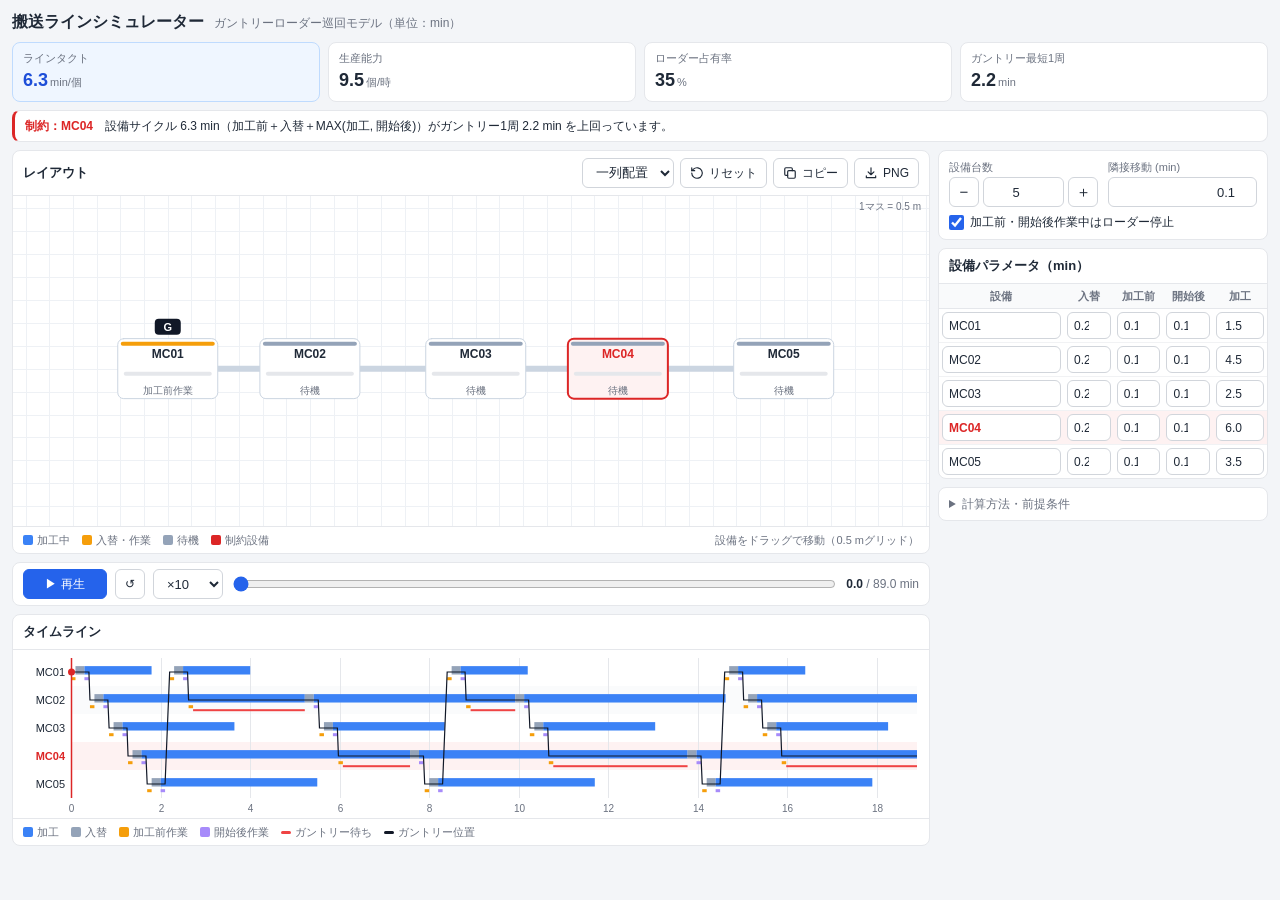
<file: gantry_line_simulator_v6.html>
<!doctype html>
<html lang="ja">
<head>
<meta charset="utf-8">
<meta name="viewport" content="width=device-width, initial-scale=1">
<meta name="theme-color" content="#f3f5f8">
<title>搬送ラインシミュレーター</title>
<style>
:root{--bg:#f3f5f8;--card:#fff;--ink:#1f2937;--sub:#6b7280;--line:#e5e7eb;--primary:#2563eb;--red:#dc2626;--redbg:#fef2f2}
*{box-sizing:border-box}
body{margin:0;background:var(--bg);color:var(--ink);font:13px/1.5 -apple-system,BlinkMacSystemFont,"Segoe UI","Hiragino Sans","Yu Gothic UI",Meiryo,sans-serif}
button,input,select{font:inherit;color:inherit}
button{cursor:pointer}
.wrap{max-width:1440px;margin:auto;padding:10px 12px 16px}
.top{display:flex;align-items:baseline;gap:10px;margin:0 0 8px}
.top h1{margin:0;font-size:16px}
.top span{color:var(--sub);font-size:12px}
.layout{display:grid;grid-template-columns:minmax(0,1fr) 330px;gap:8px;align-items:start}
.kpis,.summary{grid-column:1/-1}
.main,.side{display:flex;flex-direction:column;gap:8px;min-width:0}
.card{background:var(--card);border:1px solid var(--line);border-radius:8px}
.card-head{display:flex;align-items:center;justify-content:space-between;gap:8px;flex-wrap:wrap;padding:7px 10px}
.card-head h2{margin:0;font-size:13px}
.tools{display:flex;gap:6px;flex-wrap:wrap;align-items:center}
.kpis{display:grid;grid-template-columns:repeat(4,minmax(0,1fr));gap:8px}
.kpi{padding:7px 10px}
.kpi .k{font-size:11px;color:var(--sub)}
.kpi .v{font-size:18px;font-weight:700;font-variant-numeric:tabular-nums;white-space:nowrap}
.kpi .v small{font-size:11px;font-weight:400;color:var(--sub);margin-left:2px}
.kpi.main-kpi{border-color:#bfdbfe;background:#eff6ff}.kpi.main-kpi .v{color:#1d4ed8}
.summary{margin:0;padding:6px 10px;background:var(--card);border:1px solid var(--line);border-left:3px solid var(--red);border-radius:8px;font-size:12px}
.summary b{color:var(--red)}
.btn,select,input[type=number]{height:30px;border:1px solid #d1d5db;border-radius:6px;background:#fff;padding:0 9px}
.btn{display:inline-flex;align-items:center;gap:5px;font-size:12px;white-space:nowrap}
.btn:hover{background:#f3f4f6}
.btn.primary{background:var(--primary);border-color:var(--primary);color:#fff}
.btn.primary:hover{background:#1d4ed8}
input[type=number]{width:100%;min-width:0;text-align:right;padding:0 6px}
input:focus,select:focus{outline:2px solid #93c5fd;outline-offset:0;border-color:var(--primary)}
.icon{width:14px;height:14px;fill:none;stroke:currentColor;stroke-width:2;stroke-linecap:round;stroke-linejoin:round}
#mapBox{border-top:1px solid var(--line);outline:none}
#mapBox:focus-visible{box-shadow:inset 0 0 0 2px var(--primary)}
#lineCanvas,#motionCanvas{display:block;width:100%;height:auto}
#lineCanvas{touch-action:pan-x pan-y;user-select:none;-webkit-user-select:none;cursor:grab}
.legend{display:flex;flex-wrap:wrap;gap:3px 12px;padding:5px 10px;border-top:1px solid var(--line);color:var(--sub);font-size:11px}
.legend i{display:inline-block;width:10px;height:10px;border-radius:2px;margin-right:4px;vertical-align:-1px}
.legend i.thin{height:3px;vertical-align:2px}
.legend .hint{margin-left:auto}
.player{display:flex;align-items:center;gap:8px;padding:6px 10px}
#togglePlay{min-width:84px;justify-content:center}
.scrub{flex:1;min-width:60px;accent-color:var(--primary)}
.time{font-variant-numeric:tabular-nums;white-space:nowrap;font-size:12px;color:var(--sub)}
.time b{color:var(--ink)}
#motionBox{border-top:1px solid var(--line)}
.settings{display:grid;grid-template-columns:1fr 1fr;gap:6px 10px;padding:8px 10px}
.settings label{display:block;font-size:11px;color:var(--sub);margin-bottom:2px}
.stepper{display:grid;grid-template-columns:30px 1fr 30px;gap:4px}
.stepper button{height:30px;border:1px solid #d1d5db;border-radius:6px;background:#fff;font-size:15px;padding:0}
.stepper input{text-align:center}
.check{grid-column:1/-1;display:flex!important;align-items:center;gap:6px;font-size:12px!important;color:var(--ink)!important;margin:0!important;cursor:pointer}
.check input{width:15px;height:15px;accent-color:var(--primary);margin:0}
.tbl{width:100%;border-collapse:collapse;font-size:12px}
.tbl th{font-size:11px;font-weight:600;color:var(--sub);text-align:center;padding:4px 3px;background:#f9fafb;border-top:1px solid var(--line);border-bottom:1px solid var(--line)}
.tbl td{padding:3px;border-bottom:1px solid #f1f2f4}
.tbl tr:last-child td{border-bottom:0}
.tbl input{height:27px}
.tbl input.name{text-align:left}
.tbl tr.bn td{background:var(--redbg)}
.tbl tr.bn input.name{color:var(--red);font-weight:700}
.tbl tr.sel td{box-shadow:inset 0 2px 0 #93c5fd,inset 0 -2px 0 #93c5fd}
.about summary{padding:7px 10px;cursor:pointer;font-size:12px;color:var(--sub)}
.about p{margin:0;padding:0 10px 8px;font-size:11px;color:var(--sub);line-height:1.6}
.toast{position:fixed;left:50%;bottom:16px;transform:translate(-50%,10px);opacity:0;pointer-events:none;transition:.2s;background:#111827;color:#fff;padding:8px 14px;border-radius:6px;font-size:12px;max-width:calc(100vw - 24px);text-align:center;z-index:9}
.toast.show{opacity:1;transform:translate(-50%,0)}
@media(max-width:999px){
 .layout{display:flex;flex-direction:column;align-items:stretch}
 .main,.side{display:contents}
 .kpis{order:1}.summary{order:2}.settings-card{order:3}.map-card{order:4}.player-card{order:5}.motion-card{order:6}.table-card{order:7}.about{order:8}
}
@media(max-width:600px){
 .wrap{padding:8px 8px 12px}
 .top span{display:none}
 .kpis{grid-template-columns:repeat(2,minmax(0,1fr));gap:6px}
 .kpi{padding:5px 8px}.kpi .v{font-size:16px}
 .settings{grid-template-columns:1fr 1fr}
 .btn .lbl{display:none}
 .legend .hint{display:none}
 .player{flex-wrap:wrap}
 .scrub{order:5;flex-basis:100%}
 .time{margin-left:auto}
 input,select{font-size:16px!important}
}
</style>
</head>
<body>
<div class="wrap">
 <header class="top"><h1>搬送ラインシミュレーター</h1><span>ガントリーローダー巡回モデル（単位：min）</span></header>
 <main class="layout">
  <section class="kpis" aria-live="polite">
   <div class="card kpi main-kpi"><div class="k">ラインタクト</div><div class="v" id="cycleVal">—</div></div>
   <div class="card kpi"><div class="k">生産能力</div><div class="v" id="capacityVal">—</div></div>
   <div class="card kpi"><div class="k">ローダー占有率</div><div class="v" id="utilVal">—</div></div>
   <div class="card kpi"><div class="k">ガントリー最短1周</div><div class="v" id="lapVal">—</div></div>
  </section>
  <p class="summary" id="analysisText"></p>

  <div class="main">
   <section class="card map-card">
    <div class="card-head"><h2>レイアウト</h2>
     <div class="tools">
      <select id="layoutMode" aria-label="設備配置"><option value="line">一列配置</option><option value="enclosed">囲み配置</option></select>
      <button id="resetLayout" class="btn" title="配置リセット"><svg class="icon" viewBox="0 0 24 24"><path d="M3 12a9 9 0 1 0 3-6.7L3 8"/><path d="M3 3v5h5"/></svg><span class="lbl">リセット</span></button>
      <button id="copyImage" class="btn" title="配置図をコピー"><svg class="icon" viewBox="0 0 24 24"><rect x="8" y="8" width="13" height="13" rx="2"/><path d="M16 8V5a2 2 0 0 0-2-2H5a2 2 0 0 0-2 2v9a2 2 0 0 0 2 2h3"/></svg><span class="lbl">コピー</span></button>
      <button id="savePng" class="btn" title="PNG保存"><svg class="icon" viewBox="0 0 24 24"><path d="M12 3v12m0 0 5-5m-5 5-5-5"/><path d="M4 17v3h16v-3"/></svg><span class="lbl">PNG</span></button>
     </div>
    </div>
    <div id="mapBox" tabindex="0" aria-label="配置図。フォーカス中にCtrl+Cで画像をコピー"><canvas id="lineCanvas" role="img" aria-label="ガントリーと加工機の配置図"></canvas></div>
    <div class="legend"><span><i style="background:#3b82f6"></i>加工中</span><span><i style="background:#f59e0b"></i>入替・作業</span><span><i style="background:#94a3b8"></i>待機</span><span><i style="background:#dc2626"></i>制約設備</span><span class="hint">設備をドラッグで移動（0.5 mグリッド）</span></div>
   </section>

   <section class="card player-card player">
    <button id="togglePlay" class="btn primary">▶ 再生</button>
    <button id="resetPlay" class="btn" title="最初に戻す">↺</button>
    <select id="playSpeed" aria-label="再生速度"><option value="1">×1</option><option value="5">×5</option><option value="10" selected>×10</option><option value="30">×30</option><option value="100">×100</option></select>
    <input id="timeSlider" class="scrub" type="range" min="0" max="100" step="0.1" value="0" aria-label="シミュレーション時間">
    <span class="time"><b id="currentTime">0.0</b> / <span id="endTime">0.0</span> min</span>
   </section>

   <section class="card motion-card">
    <div class="card-head"><h2>タイムライン</h2></div>
    <div id="motionBox"><canvas id="motionCanvas" aria-label="設備別稼働とガントリー位置のタイムライン"></canvas></div>
    <div class="legend"><span><i style="background:#3b82f6"></i>加工</span><span><i style="background:#94a3b8"></i>入替</span><span><i style="background:#f59e0b"></i>加工前作業</span><span><i style="background:#a78bfa"></i>開始後作業</span><span><i class="thin" style="background:#ef4444"></i>ガントリー待ち</span><span><i class="thin" style="background:#111827"></i>ガントリー位置</span></div>
   </section>
  </div>

  <aside class="side">
   <section class="card settings-card settings">
    <div><label for="stationCount">設備台数</label><div class="stepper"><button id="countDown" aria-label="減らす">−</button><input id="stationCount" type="number" min="1" max="12" step="1" value="5"><button id="countUp" aria-label="増やす">＋</button></div></div>
    <div><label for="moveTime">隣接移動 (min)</label><input id="moveTime" type="number" min="0" max="60" step="0.1" value="0.1"></div>
    <label class="check"><input id="extraBusy" type="checkbox" checked>加工前・開始後作業中はローダー停止</label>
   </section>

   <section class="card table-card">
    <div class="card-head"><h2>設備パラメータ（min）</h2></div>
    <table class="tbl"><thead><tr><th>設備</th><th>入替</th><th>加工前</th><th>開始後</th><th>加工</th></tr></thead><tbody id="machineRows"></tbody></table>
   </section>

   <details class="card about">
    <summary>計算方法・前提条件</summary>
    <p id="formulaText"></p>
    <p>ガントリーは各設備を順に1回ずつ訪問し、最後から最初へ空走で戻ります。入替は2ハンド等で成立するものとし、1巡回で完成品1個を計上します。移動時間は配置図上の直線距離に比例する概算です。加減速・干渉・段取り・故障・バッファ制約などは含みません。構想比較用の目安としてご利用ください。</p>
   </details>
  </aside>
 </main>
</div>
<div id="toast" class="toast" role="status" aria-live="polite"></div>
<script>
(()=>{'use strict';
const $=id=>document.getElementById(id);
const config={count:5,move:6,swap:12,aux:6,post:6,process:180,auxBusy:true};
const sampleProcess=[90,270,150,360,210,120,420,180,300,240,480,150];
const GRID_PX=25,MAP_W=840,MAP_H=267,EXPORT_W=960,EXPORT_H=352;
const COL={working:'#3b82f6',service:'#f59e0b',waiting:'#94a3b8',ink:'#1f2937',sub:'#6b7280',red:'#dc2626'};
const FONT='-apple-system,BlinkMacSystemFont,"Segoe UI","Hiragino Sans","Yu Gothic UI",Meiryo,sans-serif';
let layoutMode='line',customPositions=[],activeAlignment=null,selectedMachine=-1;
let machines=[],schedule=null,stats=null,current=0,playing=false,lastFrame=0,raf=0,toastTimer=0,mapW=960,mapH=352;

function cap(n,lo,hi){const v=Number(n);return Number.isFinite(v)?Math.min(hi,Math.max(lo,v)):lo}
function fmt(n,d=1){return Number.isFinite(n)?(Math.round(n*10**d)/10**d).toLocaleString('ja-JP',{maximumFractionDigits:d}):'—'}
function minNum(t){return (Math.round(Math.max(0,t||0)/6)/10).toFixed(1)}
function minText(t){return minNum(t)+' min'}
function escapeHtml(s){return String(s).replace(/[&<>"']/g,x=>({'&':'&amp;','<':'&lt;','>':'&gt;','"':'&quot;',"'":'&#39;'}[x]))}
function showToast(msg){const el=$('toast');el.textContent=msg;el.classList.add('show');clearTimeout(toastTimer);toastTimer=setTimeout(()=>el.classList.remove('show'),3000)}

/* ---- layout model ---- */
function defaultPosition(i){if(layoutMode==='enclosed'){const cols=Math.ceil(config.count/2);return i<cols?{x:.13+(i/Math.max(1,cols-1))*.74,y:.23}:{x:.13+((config.count-1-i)/Math.max(1,config.count-cols-1))*.74,y:.77}}return {x:.12+i/Math.max(1,config.count-1)*.76,y:.52}}
function gridPosition(p){const x=Math.round(cap(p.x,.06,.94)*MAP_W/GRID_PX)*GRID_PX/MAP_W,y=Math.round(cap(p.y,.14,.88)*MAP_H/GRID_PX)*GRID_PX/MAP_H;return {x:cap(x,GRID_PX/MAP_W,1-GRID_PX/MAP_W),y:cap(y,GRID_PX/MAP_H,1-GRID_PX/MAP_H)}}
function posAt(i){return customPositions[i]||gridPosition(defaultPosition(i))}
function distance(a,b){const p=posAt(a),q=posAt(b);return Math.hypot((p.x-q.x)/.76,(p.y-q.y)/.54)}
function moveDuration(a,b){return config.move*distance(a,b)}
function resetLayout(mode){layoutMode=mode;customPositions=Array.from({length:config.count},(_,i)=>gridPosition(defaultPosition(i)));recalculate()}
function syncMachines(){while(machines.length<config.count)machines.push({name:'MC'+String(machines.length+1).padStart(2,'0'),swap:config.swap,aux:config.aux,post:config.post,process:sampleProcess[machines.length]??config.process});machines.length=config.count;while(customPositions.length<config.count)customPositions.push(gridPosition(defaultPosition(customPositions.length)));customPositions.length=config.count}
function alignedPosition(index,p){const s=gridPosition(p),th=GRID_PX*.48;let ax=null,ay=null;for(let i=0;i<config.count;i++){if(i===index)continue;const q=posAt(i);if(Math.abs((q.x-s.x)*MAP_W)<th)ax=s.x;if(Math.abs((q.y-s.y)*MAP_H)<th)ay=s.y}activeAlignment={x:ax,y:ay};return s}

/* ---- calculation ---- */
function getStats(){let move=0;for(let i=0;i<config.count-1;i++)move+=moveDuration(i,i+1);if(config.count>1)move+=moveDuration(config.count-1,0);const busy=machines.reduce((s,m)=>s+m.swap+(config.auxBusy?m.aux+m.post:0),0);const occupancy=move+busy;const limits=machines.map(m=>m.aux+m.swap+Math.max(m.process,m.post));const limit=Math.max(...limits);const cycle=Math.max(occupancy,limit);return {move,busy,occupancy,cycle,capacity:cycle>0?3600/cycle:null,util:cycle>0?100*occupancy/cycle:0,limit,idx:limits.indexOf(limit),limiter:occupancy>=limit?'gantry':'machine'}}
function bnIndex(){return stats&&stats.limiter==='machine'?stats.idx:-1}
function putSegment(list,type,start,end,from,to){if(end-start>1e-10)list.push({type,start,end,from,to})}
function buildSchedule(){const segments=[],visits=Array.from({length:config.count},()=>[]),ready=Array(config.count).fill(0),lapEnds=[];let t=0;
 for(let lap=0;lap<15;lap++){for(let i=0;i<config.count;i++){const m=machines[i];const start=t,auxEnd=start+m.aux;
  if(config.auxBusy)putSegment(segments,'aux',start,auxEnd,i,i);t=config.auxBusy?auxEnd:start;
  const w=Math.max(t,ready[i]);putSegment(segments,'wait',t,w,i,i);t=w;
  const swapStart=t,swapEnd=t+m.swap,postEnd=swapEnd+m.post,processEnd=swapEnd+m.process;
  putSegment(segments,'swap',swapStart,swapEnd,i,i);if(config.auxBusy)putSegment(segments,'post',swapEnd,postEnd,i,i);
  t=config.auxBusy?postEnd:swapEnd;ready[i]=Math.max(processEnd,postEnd);visits[i].push({start,auxEnd,swapStart,swapEnd,postEnd,processEnd});
  if(config.count>1){const to=i<config.count-1?i+1:0,end=t+moveDuration(i,to);putSegment(segments,'move',t,end,i,to);t=end}}
  lapEnds.push(t)}
 return {segments,visits,lapEnds,total:Math.max(t,.1)}}
function visitAt(i,t){const arr=schedule.visits[i];for(let j=arr.length-1;j>=0;j--)if(t>=arr[j].start)return arr[j];return null}
function machineState(i,t){const v=visitAt(i,t);if(!v||t>=v.processEnd)return {label:'待機',color:COL.waiting,progress:v?1:0,remaining:null};if(t<v.swapStart)return {label:t<v.auxEnd?'加工前作業':'加工完了待ち',color:COL.service,progress:0,remaining:null};if(t<v.swapEnd)return {label:'入替',color:COL.service,progress:0,remaining:null};const d=v.processEnd-v.swapEnd;return {label:'加工中',color:COL.working,progress:d>0?(t-v.swapEnd)/d:1,remaining:v.processEnd-t}}
function segmentAt(t){const l=schedule.segments;let lo=0,hi=l.length-1;while(lo<=hi){const m=(lo+hi)>>1;if(l[m].end<=t)lo=m+1;else hi=m-1}return l[lo]||null}
function loaderPos(t){const s=segmentAt(t);if(!s)return 0;if(s.type!=='move')return s.from;const f=(t-s.start)/Math.max(1e-9,s.end-s.start);return {a:s.from,b:s.to,f}}

/* ---- UI ---- */
function buildRows(){const tb=$('machineRows');tb.textContent='';machines.forEach((m,i)=>{const tr=document.createElement('tr'),td=document.createElement('td'),n=document.createElement('input');n.className='name';n.type='text';n.value=m.name;n.maxLength=12;n.setAttribute('aria-label',`設備${i+1}の名前`);n.style.cssText='height:27px;width:100%;min-width:52px;border:1px solid #d1d5db;border-radius:6px;padding:0 6px';n.addEventListener('input',()=>{m.name=n.value||('MC'+String(i+1).padStart(2,'0'));render()});td.append(n);tr.append(td);
 for(const key of ['swap','aux','post','process']){const c=document.createElement('td'),inp=document.createElement('input');inp.type='number';inp.min='0';inp.max=key==='process'?'600':'60';inp.step='0.1';inp.value=(m[key]/60).toFixed(1);inp.setAttribute('aria-label',`${m.name} ${({swap:'入替',aux:'加工前',post:'開始後',process:'加工'})[key]}（min）`);inp.addEventListener('focus',()=>selectMachine(i));inp.addEventListener('change',()=>{const v=cap(inp.value,0,key==='process'?600:60);m[key]=Math.round(v*10)*6;inp.value=(m[key]/60).toFixed(1);recalculate()});c.append(inp);tr.append(c)}
 tb.append(tr)});markRows()}
function markRows(){const b=bnIndex();document.querySelectorAll('#machineRows tr').forEach((tr,i)=>{tr.classList.toggle('bn',i===b);tr.classList.toggle('sel',i===selectedMachine)})}
function selectMachine(i){if(selectedMachine===i)return;selectedMachine=i;markRows();drawMap()}
function recalculate(){syncMachines();stats=getStats();const r=stats;markRows();
 $('cycleVal').innerHTML=minNum(r.cycle)+'<small>min/個</small>';$('capacityVal').innerHTML=(r.capacity===null?'—':fmt(r.capacity))+'<small>個/時</small>';$('utilVal').innerHTML=fmt(r.util)+'<small>%</small>';$('lapVal').innerHTML=minNum(r.occupancy)+'<small>min</small>';
 let d;if(r.cycle===0)d='全入力が0.0 minのため算出できません。';else if(r.limiter==='gantry')d=`<b>制約：ガントリー</b>　1周 ${minText(r.occupancy)}（移動 ${minText(r.move)}＋占有作業 ${minText(r.busy)}）が設備サイクル最大 ${minText(r.limit)} を上回っています。`;else d=`<b>制約：${escapeHtml(machines[r.idx].name)}</b>　設備サイクル ${minText(r.limit)}（加工前＋入替＋MAX(加工, 開始後)）がガントリー1周 ${minText(r.occupancy)} を上回っています。`;
 $('analysisText').innerHTML=d;
 $('formulaText').textContent=`ラインタクト = MAX（ガントリー最短1周 ${minText(r.occupancy)}、各設備の 加工前＋入替＋MAX(加工, 開始後) の最大 ${minText(r.limit)}）。生産能力 = 60 ÷ ラインタクト(min)。`;
 schedule=buildSchedule();current=0;playing=false;lastFrame=0;updateButton();$('timeSlider').max=schedule.total;$('endTime').textContent=minNum(schedule.total);render()}

/* ---- map ---- */
function geom(w,h){const k=Math.max(.55,Math.min(1,w/900)),px=Math.max(34,60*k),py=35;return {k,px,py,iw:w-2*px,ih:h-85}}
function rr(ctx,x,y,w,h,r,fill,stroke,lw=1){ctx.beginPath();ctx.roundRect(x,y,w,h,r);if(fill){ctx.fillStyle=fill;ctx.fill()}if(stroke){ctx.strokeStyle=stroke;ctx.lineWidth=lw;ctx.stroke()}}
function txt(ctx,s,x,y,size,color,weight='400',align='center'){ctx.font=`${weight} ${size}px ${FONT}`;ctx.fillStyle=color;ctx.textAlign=align;ctx.fillText(String(s),x,y)}
function paintMap(ctx,w,h,print){const g=geom(w,h),k=g.k,pt=i=>({x:g.px+posAt(i).x*g.iw,y:g.py+posAt(i).y*g.ih});
 ctx.fillStyle='#fff';ctx.fillRect(0,0,w,h);
 const sx=g.iw*GRID_PX/MAP_W,sy=g.ih*GRID_PX/MAP_H;ctx.strokeStyle='#eef1f5';ctx.lineWidth=1;ctx.beginPath();
 for(let x=g.px%sx;x<=w;x+=sx){ctx.moveTo(Math.round(x)+.5,0);ctx.lineTo(Math.round(x)+.5,h)}for(let y=g.py%sy;y<=h;y+=sy){ctx.moveTo(0,Math.round(y)+.5);ctx.lineTo(w,Math.round(y)+.5)}ctx.stroke();
 txt(ctx,'1マス = 0.5 m',w-8,14,10,COL.sub,'400','right');
 if(activeAlignment&&!print){ctx.save();ctx.strokeStyle='#14b8a6';ctx.setLineDash([5,4]);ctx.lineWidth=1.2;ctx.beginPath();if(activeAlignment.x!==null){const x=g.px+activeAlignment.x*g.iw;ctx.moveTo(x,0);ctx.lineTo(x,h)}if(activeAlignment.y!==null){const y=g.py+activeAlignment.y*g.ih;ctx.moveTo(0,y);ctx.lineTo(w,y)}ctx.stroke();ctx.restore()}
 if(config.count>1){ctx.strokeStyle='#cbd5e1';ctx.lineWidth=Math.max(3,6*k);ctx.lineJoin='round';ctx.lineCap='round';ctx.beginPath();for(let i=0;i<config.count;i++){const p=pt(i);i?ctx.lineTo(p.x,p.y):ctx.moveTo(p.x,p.y)}ctx.closePath();ctx.stroke()}
 const bw=Math.max(52,100*k),bh=Math.max(46,60*k),b=bnIndex(),fs=Math.max(10,12*k),fs2=Math.max(9,10*k);
 for(let i=0;i<config.count;i++){const p=pt(i),isB=i===b,st=print?{label:'',color:'#94a3b8',progress:0,remaining:null}:machineState(i,current);
  rr(ctx,p.x-bw/2,p.y-bh/2,bw,bh,6,isB?'#fef2f2':'#fff',isB?COL.red:'#cbd5e1',isB?2:1);
  rr(ctx,p.x-bw/2+3,p.y-bh/2+3,bw-6,4,2,st.color);
  if(i===selectedMachine&&!print){ctx.save();ctx.setLineDash([4,3]);rr(ctx,p.x-bw/2-4,p.y-bh/2-4,bw+8,bh+8,8,null,COL.working,1.5);ctx.restore()}
  txt(ctx,machines[i].name,p.x,p.y-bh/2+7+fs,fs,isB?COL.red:COL.ink,'700');
  if(!print){const tw=bw-12;rr(ctx,p.x-tw/2,p.y+3,tw,4,2,'#e5e7eb');if(st.progress>0)rr(ctx,p.x-tw/2,p.y+3,tw*Math.min(1,st.progress),4,2,COL.working);
   txt(ctx,st.remaining!==null?'残 '+minNum(st.remaining):st.label,p.x,p.y+bh/2-5,fs2,COL.sub)}}
 let L=pt(0);if(!print){const s=segmentAt(current);if(s){const a=pt(s.from),c=pt(s.to),f=s.type==='move'?(current-s.start)/Math.max(1e-9,s.end-s.start):0;L={x:a.x+(c.x-a.x)*f,y:a.y+(c.y-a.y)*f}}}
 const gw=Math.max(18,26*k),gh=Math.max(14,16*k),gy=L.y-bh/2-gh-4;rr(ctx,L.x-gw/2,gy,gw,gh,4,'#111827');txt(ctx,'G',L.x,gy+gh/2+Math.max(9,11*k)/2-1,Math.max(9,11*k),'#fff','700')}
function drawMap(){if(!schedule)return;const box=$('mapBox'),cv=$('lineCanvas'),dpr=Math.min(window.devicePixelRatio||1,2);mapW=Math.max(300,Math.round(box.clientWidth||960));mapH=Math.round(Math.min(330,Math.max(200,mapW*.36)));cv.width=Math.round(mapW*dpr);cv.height=Math.round(mapH*dpr);const ctx=cv.getContext('2d');ctx.setTransform(dpr,0,0,dpr,0,0);paintMap(ctx,mapW,mapH,false)}

/* ---- timeline ---- */
function drawTimeline(){if(!schedule)return;const cv=$('motionCanvas'),W=Math.max(300,$('motionBox').clientWidth||800),narrow=W<560,rowH=narrow?24:28,L=narrow?46:58,R=12,T=8,B=20,H=T+B+config.count*rowH,dpr=Math.min(window.devicePixelRatio||1,2);
 cv.width=Math.round(W*dpr);cv.height=Math.round(H*dpr);const c=cv.getContext('2d');c.setTransform(dpr,0,0,dpr,0,0);
 const pw=W-L-R,horizon=Math.max(1,Math.min(schedule.total,Math.max(360,stats.cycle*3))),X=t=>L+Math.max(0,Math.min(horizon,t))/horizon*pw,Y=pos=>T+rowH*(pos+.5),b=bnIndex();
 c.fillStyle='#fff';c.fillRect(0,0,W,H);
 for(let i=0;i<config.count;i++){c.fillStyle=i===b?'#fef2f2':i%2?'#fafbfc':'#fff';c.fillRect(L,T+i*rowH,pw,rowH);txt(c,machines[i].name,L-6,Y(i)+4,11,i===b?COL.red:COL.ink,i===b?'700':'400','right')}
 const steps=[.5,1,2,5,10,20,30,60,120],hm=horizon/60,step=steps.find(s=>hm/s<=pw/60)||120;c.strokeStyle='#e5e7eb';c.lineWidth=1;c.beginPath();
 for(let m=0;m<=hm+1e-6;m+=step){const x=Math.round(X(m*60))+.5;c.moveTo(x,T);c.lineTo(x,H-B);txt(c,(step<1?m.toFixed(1):m),x,H-6,10,COL.sub)}c.stroke();
 const bars=[['swapStart','swapEnd','#94a3b8',0],['swapEnd','processEnd','#3b82f6',0],['start','auxEnd','#f59e0b',1],['swapEnd','postEnd','#a78bfa',1]],bh=rowH*.3;
 for(let i=0;i<config.count;i++){const y=Y(i);for(const v of schedule.visits[i]){if(v.start>=horizon)break;for(const [a,z,col,sub] of bars){const t0=v[a],t1=Math.min(horizon,v[z]);if(!(t1>t0))continue;c.fillStyle=col;if(sub)c.fillRect(X(t0),y+bh*.5+1,Math.max(1,X(t1)-X(t0)),3);else c.fillRect(X(t0),y-bh*.7,Math.max(1,X(t1)-X(t0)),bh)}}}
 c.fillStyle='#ef4444';for(const s of schedule.segments){if(s.type!=='wait'||s.start>=horizon)continue;c.fillRect(X(s.start),Y(s.from)+bh*.5+5,Math.max(1,X(Math.min(horizon,s.end))-X(s.start)),2)}
 c.strokeStyle='#111827';c.lineWidth=1.2;c.beginPath();let first=true;for(const s of schedule.segments){if(s.start>=horizon)break;const e=Math.min(s.end,horizon),y1=Y(s.from),y2=s.type==='move'?Y(s.from+(s.to-s.from)*(e-s.start)/(s.end-s.start)):y1;if(first){c.moveTo(X(s.start),y1);first=false}else c.lineTo(X(s.start),y1);c.lineTo(X(e),y2)}c.stroke();
 if(current<=horizon){const x=Math.round(X(current))+.5;c.strokeStyle=COL.red;c.lineWidth=1.5;c.beginPath();c.moveTo(x,T);c.lineTo(x,H-B);c.stroke();const lp=loaderPos(current),py=typeof lp==='number'?Y(lp):Y(lp.a+(lp.b-lp.a)*lp.f);c.fillStyle=COL.red;c.beginPath();c.arc(x,py,3.5,0,Math.PI*2);c.fill()}}

function render(){if(!schedule)return;drawMap();drawTimeline();$('currentTime').textContent=minNum(current);$('timeSlider').value=current}
function updateButton(){$('togglePlay').textContent=playing?'❚❚ 停止':'▶ 再生'}
function tick(ts){if(!playing){lastFrame=0;return}if(!lastFrame)lastFrame=ts;const dt=Math.min((ts-lastFrame)/1000,.25);lastFrame=ts;current+=dt*(Number($('playSpeed').value)||10);if(current>=schedule.total){current=schedule.total;playing=false;lastFrame=0;updateButton()}render();if(playing)raf=requestAnimationFrame(tick)}
function setPlaying(v){playing=v;if(v&&current>=schedule.total)current=0;lastFrame=0;updateButton();if(v){cancelAnimationFrame(raf);raf=requestAnimationFrame(tick)}}

/* ---- export ---- */
function exportCanvas(scale){const c=document.createElement('canvas');c.width=EXPORT_W*scale;c.height=EXPORT_H*scale;const ctx=c.getContext('2d');ctx.setTransform(scale,0,0,scale,0,0);paintMap(ctx,EXPORT_W,EXPORT_H,true);return c}
function toBlob(cv){return new Promise((ok,ng)=>cv.toBlob(b=>b?ok(b):ng(new Error('PNG変換に失敗しました')),'image/png'))}
function download(blob,name){const url=URL.createObjectURL(blob),a=document.createElement('a');a.href=url;a.download=name;document.body.append(a);a.click();a.remove();setTimeout(()=>URL.revokeObjectURL(url),60000)}
const FILE='gantry_layout_上面図.png';
async function copyImage(){try{const blob=await toBlob(exportCanvas(2));if(navigator.clipboard&&navigator.clipboard.write&&typeof ClipboardItem!=='undefined'){try{await navigator.clipboard.write([new ClipboardItem({'image/png':blob})]);showToast('配置図をコピーしました（Ctrl+Vで貼り付け）');return}catch(e){console.warn(e)}}download(blob,FILE);showToast('画像コピー非対応のためPNGを保存しました')}catch(e){console.error(e);showToast('画像の出力に失敗しました')}}
async function savePng(){try{download(await toBlob(exportCanvas(3)),FILE);showToast('PNGを保存しました')}catch(e){console.error(e);showToast('画像の保存に失敗しました')}}

/* ---- events ---- */
function setCount(n){config.count=Math.round(cap(n,1,12));$('stationCount').value=config.count;syncMachines();if(selectedMachine>=config.count)selectedMachine=-1;buildRows();recalculate()}
function init(){syncMachines();stats=getStats();buildRows();
 $('stationCount').addEventListener('change',e=>setCount(e.target.value));
 $('stationCount').addEventListener('input',e=>{const v=Number(e.target.value);if(Number.isInteger(v)&&v>=1&&v<=12)setCount(v)});
 $('countDown').addEventListener('click',()=>setCount(config.count-1));$('countUp').addEventListener('click',()=>setCount(config.count+1));
 $('moveTime').addEventListener('change',e=>{config.move=Math.round(cap(e.target.value,0,60)*10)*6;e.target.value=(config.move/60).toFixed(1);recalculate()});
 $('extraBusy').addEventListener('change',e=>{config.auxBusy=e.target.checked;recalculate()});
 $('layoutMode').addEventListener('change',e=>resetLayout(e.target.value));$('resetLayout').addEventListener('click',()=>resetLayout(layoutMode));
 $('copyImage').addEventListener('click',copyImage);$('savePng').addEventListener('click',savePng);
 $('togglePlay').addEventListener('click',()=>setPlaying(!playing));$('resetPlay').addEventListener('click',()=>{setPlaying(false);current=0;render()});
 $('timeSlider').addEventListener('input',e=>{current=cap(e.target.value,0,schedule.total);lastFrame=0;render()});
 $('mapBox').addEventListener('keydown',e=>{if((e.ctrlKey||e.metaKey)&&e.key.toLowerCase()==='c'&&!window.getSelection().toString()){e.preventDefault();copyImage()}});
 const cv=$('lineCanvas');let drag=-1;
 const toNorm=(cx,cy)=>{const r=cv.getBoundingClientRect(),g=geom(mapW,mapH);return {x:((cx-r.left)/r.width*mapW-g.px)/g.iw,y:((cy-r.top)/r.height*mapH-g.py)/g.ih}};
 const hit=p=>{const g=geom(mapW,mapH);let best=Infinity,h=-1;for(let i=0;i<config.count;i++){const q=posAt(i),d=Math.hypot((q.x-p.x)*g.iw,(q.y-p.y)*g.ih);if(d<best&&d<55*g.k){best=d;h=i}}return h};
 const moveTo=(i,p)=>{customPositions[i]=alignedPosition(i,p);recalculate()};
 const end=()=>{if(drag>=0){drag=-1;activeAlignment=null;cv.style.cursor='grab';drawMap()}};
 cv.addEventListener('pointerdown',e=>{if(e.pointerType==='touch')return;const h=hit(toNorm(e.clientX,e.clientY));selectMachine(h);if(h>=0){drag=h;cv.setPointerCapture(e.pointerId);cv.style.cursor='grabbing'}});
 cv.addEventListener('pointermove',e=>{if(e.pointerType!=='touch'&&drag>=0)moveTo(drag,toNorm(e.clientX,e.clientY))});
 cv.addEventListener('pointerup',end);cv.addEventListener('pointercancel',end);
 cv.addEventListener('touchstart',e=>{if(e.touches.length!==1)return;const t=e.touches[0],h=hit(toNorm(t.clientX,t.clientY));selectMachine(h);if(h>=0){drag=h;e.preventDefault()}},{passive:false});
 cv.addEventListener('touchmove',e=>{if(drag<0||e.touches.length!==1)return;e.preventDefault();const t=e.touches[0];moveTo(drag,toNorm(t.clientX,t.clientY))},{passive:false});
 cv.addEventListener('touchend',end);cv.addEventListener('touchcancel',end);
 let rt=0;const ro=new ResizeObserver(()=>{cancelAnimationFrame(rt);rt=requestAnimationFrame(render)});ro.observe($('mapBox'));ro.observe($('motionBox'));
 recalculate()}
init();
})();
</script>
</body>
</html>
</file>
<file: css/style.css>
:root {
  --navy: #28324a;
  --navy2: #1f2840;
  --ink: #141a28;
  --line: #ffffff;
  --red: #e8433a;
  --red-soft: #f06a6a;
  --green: #23a050;
  --blue: #3c90e6;
  --cream: #fff8ec;
  --text: #28324a;
  --track: #c9d3df;
}

* { box-sizing: border-box; margin: 0; padding: 0; }
html, body { height: 100%; background: #0e1422; overflow: hidden; }
body {
  display: flex; align-items: center; justify-content: center;
  font-family: 'M PLUS Rounded 1c', 'Hiragino Maru Gothic ProN', 'Hiragino Sans', 'Meiryo', sans-serif;
  color: #fff;
  -webkit-user-select: none; user-select: none;
  -webkit-tap-highlight-color: transparent;
}
button { font: inherit; color: inherit; cursor: pointer; border: 0; background: none; }

.game {
  position: relative;
  width: min(100vw, 177.78vh);
  aspect-ratio: 16 / 9;
  container-type: inline-size;
  overflow: hidden;
  background: #8ac8f4;
  touch-action: none;
}
.game > * { font-size: 1.55cqw; }

#scene {
  position: absolute; inset: 0; width: 100%; height: 100%;
  image-rendering: pixelated; image-rendering: crisp-edges;
  cursor: crosshair;
}

/* ---------- アイコン ---------- */
.ico {
  display: inline-block; width: 1em; height: 1.15em; vertical-align: -0.18em;
  background: center / contain no-repeat;
  image-rendering: pixelated; flex: none;
}
.ico.flame { background-image: var(--ico-flame); width: .95em; height: 1.15em; }
.ico.drop { background-image: var(--ico-drop); width: .9em; height: 1.1em; }
.ico.crown { background-image: var(--ico-crown); width: 1.45em; height: 1em; }
.ico.heart { background-image: var(--ico-heart); width: 1.1em; height: 1em; }
.ico.heartEmpty { background-image: var(--ico-heartEmpty); width: 1.1em; height: 1em; }
.ico.heartGold { background-image: var(--ico-heartGold); width: 1.1em; height: 1em; }
.ico.star { background-image: var(--ico-star); width: 1em; height: 1em; }
.ico.search { background-image: var(--ico-search); width: 1.1em; height: 1.1em; }
.ico.shield { background-image: var(--ico-shield); width: 1em; height: 1.1em; }
.ico.check { background-image: var(--ico-check); width: 1.2em; height: .9em; }
.ico.cross { background-image: var(--ico-cross); width: 1em; height: .9em; }
.ico.book { background-image: var(--ico-book); width: 1.4em; height: .95em; }
.ico.pad { background-image: var(--ico-pad); width: 1.6em; height: 1em; }
.ico.bulb { background-image: var(--ico-bulb); width: 1.1em; height: 1em; }
.ico.hands { background-image: var(--ico-hands); width: 1.6em; height: 1em; }
.ico.target { background-image: var(--ico-target); width: 1.1em; height: 1.1em; }
.ico.building { background-image: var(--ico-building); width: 1.3em; height: 1em; }

/* ---------- ドット枠 ---------- */
.px-box {
  --b: .17em;
  background: #fff; color: var(--text);
  box-shadow:
    0 calc(-1 * var(--b)) 0 0 var(--line), 0 var(--b) 0 0 var(--line),
    calc(-1 * var(--b)) 0 0 0 var(--line), var(--b) 0 0 0 var(--line),
    0 calc(-2 * var(--b)) 0 0 var(--ink), 0 calc(2 * var(--b)) 0 0 var(--ink),
    calc(-2 * var(--b)) 0 0 0 var(--ink), calc(2 * var(--b)) 0 0 0 var(--ink),
    calc(-1 * var(--b)) calc(-1 * var(--b)) 0 0 var(--ink), var(--b) calc(-1 * var(--b)) 0 0 var(--ink),
    calc(-1 * var(--b)) var(--b) 0 0 var(--ink), var(--b) var(--b) 0 0 var(--ink),
    0 calc(3 * var(--b)) 0 0 rgba(10, 16, 30, .35);
}
.px-box.dark { background: var(--navy); color: #fff; }

/* ---------- HUD ---------- */
.hud { position: absolute; inset: 0; pointer-events: none; }
.hud button { pointer-events: auto; }

.title-badge {
  position: absolute; left: 1.1%; top: 1.3%; width: 19%; height: 9.7%;
  background: var(--navy); border: .16em solid var(--ink); border-radius: .6em;
  display: flex; align-items: center; justify-content: center; gap: .55em;
  box-shadow: inset 0 0 0 .12em #3a4560, 0 .2em 0 rgba(10, 16, 30, .35);
}
.title-badge span { font-size: 2.4em; font-weight: 900; letter-spacing: .08em; line-height: 1; color: #fff; }
.title-badge .ico { width: 1.75em; height: 2.1em; }

.trend { position: absolute; left: 1.45%; top: 13.6%; width: 26.2%; transition: opacity .2s; }
.trend-head {
  background: var(--navy); color: #fff; font-weight: 800; font-size: 1.02em;
  padding: .42em .65em .42em .75em; display: flex; justify-content: space-between; align-items: center;
}
.trend-head .x { font-size: 1.15em; line-height: 1; font-weight: 900; opacity: .9; }
.trend-body { padding: .55em .85em .35em; }
.trend.collapsed .trend-body { display: none; }
.trend-top .row1 { display: flex; align-items: center; gap: .45em; font-size: 1.08em; font-weight: 900; white-space: nowrap; }
.trend-top .row1 b { overflow: hidden; text-overflow: ellipsis; flex: 1 1 auto; min-width: 0; }
.tag { font-weight: 900; font-size: .92em; display: inline-flex; align-items: center; gap: .2em; flex: none; }
.tag.fire { color: var(--red); }
.tag.out { color: var(--blue); }
.tag.calm { color: var(--green); }
.trend-top .row2 { margin-top: .35em; font-weight: 800; color: #6b7487; font-size: .98em; white-space: nowrap; }
.trend-top .row2 b { color: var(--text); font-size: 1.08em; }
.pct { color: var(--red); font-weight: 800; }
.pct.out { color: var(--blue); }
.chart { position: relative; margin: .3em 0 .2em; padding-left: 1.6em; height: 3.6em; border-bottom: 1px solid #e7ebf1; }
.chart canvas { width: 100%; height: 100%; display: block; }
.chart .ymax, .chart .ymin { position: absolute; left: 0; font-size: .6em; font-weight: 800; color: #8a93a5; }
.chart .ymax { top: .3em; }
.chart .ymin { bottom: .4em; color: var(--red); font-size: .75em; }
.trend-rows .trow {
  display: flex; justify-content: space-between; align-items: center; gap: .5em;
  font-weight: 800; font-size: .95em; padding: .42em 0; border-top: .12em solid #e7ebf1; white-space: nowrap;
}
.trend-rows .trow span:first-child { overflow: hidden; text-overflow: ellipsis; min-width: 0; }
.trow .up { color: var(--green); font-weight: 900; }
.trow .hot { color: var(--red); font-weight: 900; }
.trow .done { color: var(--blue); font-weight: 900; }

.town-label {
  position: absolute; right: 1.1%; top: 1.9%;
  background: var(--navy); border: .16em solid var(--ink); border-radius: .6em;
  padding: .5em 1em; font-weight: 900; font-size: 1.12em; white-space: nowrap;
  box-shadow: inset 0 0 0 .1em #3a4560, 0 .2em 0 rgba(10, 16, 30, .35);
}
.town-label small { font-size: .72em; font-weight: 800; }

.status {
  position: absolute; right: 1.6%; top: 11.4%; width: 15em; padding: .45em .7em;
  font-weight: 800; font-size: .82em; display: none;
}
.hud.playing .status { display: block; }
.status .hearts { display: flex; gap: .25em; margin-bottom: .3em; }
.status .hearts .ico { width: 1.45em; height: 1.3em; }
.status .srow { display: flex; justify-content: space-between; align-items: center; margin-top: .2em; white-space: nowrap; }
.status b { color: #ffd21f; }
.mini { background: #3d4966; border-radius: .3em; padding: .05em .55em; font-weight: 900; }

/* 吹き出し */
.bubble {
  --b: .17em;
  position: absolute; background: var(--navy); color: #fff; font-weight: 900;
  padding: .55em .85em .6em; transform: translateX(-50%); white-space: nowrap;
  box-shadow:
    0 calc(-1 * var(--b)) 0 0 var(--line), 0 var(--b) 0 0 var(--line),
    calc(-1 * var(--b)) 0 0 0 var(--line), var(--b) 0 0 0 var(--line),
    0 calc(-2 * var(--b)) 0 0 var(--ink), 0 calc(2 * var(--b)) 0 0 var(--ink),
    calc(-2 * var(--b)) 0 0 0 var(--ink), calc(2 * var(--b)) 0 0 0 var(--ink),
    calc(-1 * var(--b)) calc(-1 * var(--b)) 0 0 var(--ink), var(--b) calc(-1 * var(--b)) 0 0 var(--ink),
    calc(-1 * var(--b)) var(--b) 0 0 var(--ink), var(--b) var(--b) 0 0 var(--ink);
  opacity: 0; transition: opacity .25s;
}
.bubble.show { opacity: 1; }
.bubble::before, .bubble::after {
  content: ''; position: absolute;
  clip-path: polygon(0 0, 100% 0, 100% 25%, 75% 25%, 75% 50%, 50% 50%, 50% 75%, 25% 75%, 25% 100%, 0 100%);
}
.bubble::before { width: 1.9em; height: 1.55em; bottom: -1.55em; margin-left: -.34em; background: var(--line); }
.bubble::after { width: 1.35em; height: 1.1em; bottom: -1.1em; background: var(--navy); }
.bubble::before { box-shadow: none; }
.bubble.heat::before { left: 18%; }
.bubble .bt { font-size: 1.12em; display: flex; align-items: center; gap: .3em; }
.bubble.heat::after { left: 18%; }
.bubble.heat { padding-right: 1em; }
.bubble.heat .flames { display: inline-flex; gap: .12em; margin-left: .2em; }
.bubble.heat .flames .ico { width: 1.05em; height: 1.25em; }
.bubble.cool { background: #fff; color: var(--text); transform: none; }
.bubble.cool::after { left: .9em; background: #fff; }
.bubble.cool::before { left: .9em; background: var(--ink); }
.bubble.cool { box-shadow:
    0 calc(-1 * var(--b)) 0 0 #e3ebf6, 0 var(--b) 0 0 #e3ebf6,
    calc(-1 * var(--b)) 0 0 0 #e3ebf6, var(--b) 0 0 0 #e3ebf6,
    0 calc(-2 * var(--b)) 0 0 var(--ink), 0 calc(2 * var(--b)) 0 0 var(--ink),
    calc(-2 * var(--b)) 0 0 0 var(--ink), calc(2 * var(--b)) 0 0 0 var(--ink),
    calc(-1 * var(--b)) calc(-1 * var(--b)) 0 0 var(--ink), var(--b) calc(-1 * var(--b)) 0 0 var(--ink),
    calc(-1 * var(--b)) var(--b) 0 0 var(--ink), var(--b) var(--b) 0 0 var(--ink); }
.bubble.cool .bt { font-size: 1.25em; }
.bubble.cool .bt b { margin-left: .5em; }
.bar { margin-top: .45em; height: .85em; border-radius: .2em; overflow: hidden; }
.bar i { display: block; height: 100%; width: 50%; border-radius: .2em; transition: width .2s; }
.bar.red { background: #3a4558; width: 11.5em; }
.bar.red i { background: linear-gradient(#ff8a8a 0 35%, var(--red-soft) 35%); }
.bar.blue { background: var(--track); width: 11.6em; }
.bar.blue i { background: linear-gradient(#7cc0ff 0 35%, var(--blue) 35%); }

/* アナウンス */
.announcer {
  position: absolute; left: 12.7%; width: 74.2%; top: 83.3%; height: 11.1%;
  display: flex; align-items: center; padding-left: 9.5%;
}
.announcer canvas {
  position: absolute; left: -1%; bottom: -14%; height: 150%; aspect-ratio: 1;
  image-rendering: pixelated;
}
.announcer .msg { display: flex; align-items: center; gap: .45em; font-weight: 900; font-size: 1.95em; letter-spacing: .04em; white-space: nowrap; overflow: hidden; }
.announcer .msg .ico { width: .9em; height: 1.1em; }
.announcer .msg span { overflow: hidden; text-overflow: ellipsis; }
.announcer.flash .msg { animation: pop .35s ease-out; }
@keyframes pop { 0% { transform: scale(.92); opacity: .4 } 100% { transform: none; opacity: 1 } }

/* 操作ボタン */
.actions { position: absolute; right: 1%; top: 81.5%; display: none; flex-direction: column; gap: .45em; width: 10.5%; }
.hud.playing .actions { display: flex; }
.act {
  display: flex; align-items: center; justify-content: center; gap: .25em;
  background: #fff; color: var(--text); font-weight: 900; font-size: .78em;
  border: .18em solid var(--ink); border-radius: .5em; padding: .3em .2em;
  box-shadow: 0 .22em 0 var(--ink);
}
.act:active { transform: translateY(.15em); box-shadow: 0 .07em 0 var(--ink); }
.act[disabled] { opacity: .45; cursor: default; }
.act kbd { font: inherit; font-size: .8em; background: #e3e8f0; border-radius: .25em; padding: 0 .3em; }

/* 看板 */
.signs { position: absolute; inset: 0; pointer-events: none; }
.sign {
  position: absolute; display: flex; align-items: center; justify-content: center;
  color: #d23a3a; font-weight: 900; white-space: nowrap; overflow: hidden; letter-spacing: .02em;
  pointer-events: auto; cursor: pointer; line-height: 1;
}
.sign.idle { color: #8a6a5c; cursor: default; pointer-events: none; }
.sign.debunked { color: #2d7fd6; }
.sign.burning::after {
  content: '調査'; position: absolute; right: 0; top: 0; font-size: .55em; background: #ffd21f; color: var(--ink);
  padding: .05em .2em; border-radius: 0 0 0 .3em; opacity: .9;
}
.sign.done::after { content: none; }

/* スタート */
.start-dock { position: absolute; left: 37.5%; top: 9.5%; transform: translate(-50%, -50%); display: flex; gap: .8em; align-items: center; }
.hud.playing .start-dock { display: none; }
.big-btn {
  background: linear-gradient(#ff8a3a, #e8433a); color: #fff; font-weight: 900; font-size: 1.4em;
  padding: .35em 1.1em; border: .14em solid var(--ink); border-radius: .5em;
  box-shadow: inset 0 .12em 0 rgba(255, 255, 255, .45), 0 .2em 0 var(--ink); text-shadow: 0 .08em 0 rgba(0, 0, 0, .35);
  animation: pulse 1.4s ease-in-out infinite;
}
.sub-btn {
  background: #fff; color: var(--text); font-weight: 900; font-size: 1.05em; padding: .45em .9em;
  border: .18em solid var(--ink); border-radius: .5em; box-shadow: 0 .22em 0 var(--ink);
}
@keyframes pulse { 50% { transform: scale(1.05); } }

.wave-banner {
  position: absolute; left: 50%; top: 40%; transform: translate(-50%, -50%) scale(.6);
  background: var(--navy); border: .2em solid #fff; outline: .2em solid var(--ink);
  font-weight: 900; font-size: 2.6em; padding: .3em 1.2em; border-radius: .3em; white-space: nowrap;
  opacity: 0; transition: opacity .3s, transform .3s; text-align: center;
}
.wave-banner small { display: block; font-size: .42em; color: #ffd21f; margin-top: .2em; }
.wave-banner.show { opacity: 1; transform: translate(-50%, -50%) scale(1); }

.toast {
  position: absolute; left: 50%; top: 24%; transform: translateX(-50%);
  font-weight: 900; font-size: 1.2em; color: #fff; padding: .25em .8em; border-radius: .4em;
  background: rgba(20, 26, 40, .85); opacity: 0; transition: opacity .25s; white-space: nowrap;
}
.toast.show { opacity: 1; }

/* ---------- モーダル ---------- */
.overlay {
  position: absolute; inset: 0; display: none; align-items: center; justify-content: center;
  background: rgba(14, 20, 34, .55);
}
.overlay.show { display: flex; }
.modal { width: 74%; max-height: 94%; overflow: auto; padding: .9em 1.2em 1em; font-size: .92em; color: var(--text); background: var(--cream); }
.modal.wide { width: 86%; }
.mhead {
  display: inline-flex; align-items: center; gap: .45em; background: var(--navy); color: #fff;
  font-weight: 900; font-size: 1.3em; padding: .3em .9em .3em .7em; border-radius: .4em; margin-bottom: .6em;
}
.mhead .ico { width: 1.2em; height: 1.2em; }
.modal p.lead { font-weight: 700; font-size: .95em; margin-bottom: .6em; }
.mbtns { display: flex; justify-content: center; gap: .8em; margin-top: .9em; }
.btn {
  background: var(--navy); color: #fff; font-weight: 900; font-size: 1.05em; padding: .45em 1.4em;
  border: .16em solid var(--ink); border-radius: .5em; box-shadow: 0 .2em 0 var(--ink);
}
.btn.orange { background: linear-gradient(#ff8a3a, #e8433a); }
.btn.light { background: #fff; color: var(--text); }
.btn[disabled] { opacity: .4; cursor: default; }

/* SNS投稿 */
.inv-grid { display: grid; grid-template-columns: 1fr 13em; gap: 1em; }
.post { background: #fff; border: .14em solid #d5dbe5; border-radius: .6em; padding: .7em .9em; }
.post .who { display: flex; align-items: center; gap: .5em; font-weight: 900; font-size: .9em; }
.post .who small { color: #8a93a5; font-weight: 700; }
.avatar { width: 2em; height: 2em; border-radius: 50%; background: #ffd9b8; border: .12em solid var(--ink); display: grid; place-items: center; font-size: .9em; }
.post .body { font-weight: 700; margin: .5em 0 .4em; line-height: 1.55; }
.post .meta { font-size: .78em; color: #8a93a5; font-weight: 800; display: flex; gap: 1.2em; }
.claims { margin-top: .7em; display: flex; flex-direction: column; gap: .45em; }
.claim { background: #fff; border: .14em solid #d5dbe5; border-radius: .5em; padding: .4em .6em; display: grid; grid-template-columns: 1fr 13em; gap: .3em .6em; align-items: center; }
.claim .ct { font-weight: 800; font-size: .92em; display: flex; gap: .4em; align-items: center; }
.claim .opts { display: flex; gap: .3em; }
.claim .why { grid-column: 1 / -1; }
.opt {
  flex: 1; border: .14em solid #b9c2d1; border-radius: .4em; padding: .2em .3em; font-weight: 900; font-size: .9em;
  background: #f4f6fa; color: var(--text);
}
.opt.sel { background: var(--navy); color: #fff; border-color: var(--ink); }
.opt.right { background: var(--green); color: #fff; border-color: #146b33; }
.opt.wrong { background: var(--red); color: #fff; border-color: #a52a22; }
.claim .why { margin-top: 0; font-size: .82em; font-weight: 700; color: #4b5568; display: none; }
.claim.judged .why { display: block; }
.side-card { background: #fff; border: .14em solid #d5dbe5; border-radius: .6em; padding: .7em .8em; font-weight: 800; font-size: .88em; }
.side-card h4 { font-size: 1em; margin-bottom: .4em; display: flex; align-items: center; gap: .3em; }
.side-card li { list-style: none; display: flex; align-items: center; gap: .4em; margin: .35em 0; }
.legend { margin-top: .6em; }
.legend div { margin: .35em 0; line-height: 1.35; }
.legend b { display: inline-block; background: var(--navy); color: #fff; border-radius: .3em; padding: 0 .35em; margin-right: .3em; }
.result-line { margin-top: .6em; font-weight: 900; font-size: 1.05em; text-align: center; }

/* クイズ */
.quiz-grid { display: grid; grid-template-columns: 1fr 1fr; gap: 1.2em; align-items: center; }
.quiz-card { background: #fff; border: .16em solid var(--navy); border-radius: .6em; padding: .8em 1em; }
.quiz-card .qh { display: flex; align-items: center; gap: .4em; font-weight: 900; margin-bottom: .5em; }
.quiz-card .q { font-weight: 800; font-size: 1.08em; line-height: 1.5; margin-bottom: .6em; }
.qopt {
  display: flex; align-items: center; gap: .5em; width: 100%; text-align: left;
  border: .14em solid #b9c2d1; border-radius: .45em; padding: .4em .6em; margin: .35em 0; font-weight: 800; background: #f8f9fc; color: var(--text);
}
.qopt .dot { width: 1.05em; height: 1.05em; border-radius: 50%; border: .15em solid #8a93a5; flex: none; display: grid; place-items: center; }
.qopt.right { background: #e5f7ea; border-color: var(--green); }
.qopt.right .dot { border-color: var(--green); background: var(--green); }
.qopt.wrong { background: #fde8e7; border-color: var(--red); }
.qfeed { text-align: center; opacity: 0; transition: opacity .3s; }
.qfeed.show { opacity: 1; }
.qfeed .badge { display: inline-block; font-weight: 900; font-size: 1.8em; color: #fff; padding: .1em .8em; border-radius: .35em; border: .12em solid var(--ink); }
.qfeed .badge.ok { background: var(--green); }
.qfeed .badge.ng { background: var(--red); }
.qfeed .box { margin-top: .6em; background: #fff; border: .16em solid var(--navy); border-radius: .6em; padding: .8em; }
.qfeed .box b { display: block; font-size: 1.15em; margin-bottom: .3em; }
.qfeed .box span { font-weight: 700; font-size: .92em; }
.three { display: grid; grid-template-columns: repeat(3, 1fr); gap: .6em; margin-top: .9em; }
.three > div { background: #fff; border: .14em solid #d5dbe5; border-radius: .5em; padding: .5em; text-align: center; font-weight: 900; }
.three small { display: block; font-weight: 700; color: #6b7487; font-size: .78em; }
.three .stars { color: #ffb21f; letter-spacing: .1em; }

/* 遊び方 */
.how-row { display: grid; grid-template-columns: 4em 1fr; gap: .8em; align-items: center; background: #fff; border: .14em solid #d5dbe5; border-radius: .6em; padding: .55em .8em; margin: .45em 0; }
.how-row .big { width: 3.4em; height: 3.4em; justify-self: center; }
.how-row h3 { display: inline-flex; align-items: center; gap: .3em; background: var(--navy); color: #fff; font-size: 1em; padding: .15em .7em; border-radius: .35em; margin-bottom: .25em; }
.how-row p { font-weight: 700; font-size: .9em; line-height: 1.5; }
.keys { font-weight: 800; font-size: .85em; color: #4b5568; margin-top: .5em; line-height: 1.6; }
.keys kbd { font: inherit; background: var(--navy); color: #fff; border-radius: .25em; padding: 0 .35em; }

/* 結果 */
.res-grid { display: grid; grid-template-columns: 1fr 1fr; gap: .9em; }
.res-card { background: #fff; border: .14em solid #d5dbe5; border-radius: .6em; padding: .6em .8em; }
.res-card h4 { display: inline-flex; align-items: center; gap: .35em; background: var(--navy); color: #fff; padding: .15em .7em; border-radius: .35em; margin-bottom: .45em; font-size: .95em; }
.stat-table { display: grid; grid-template-columns: 1fr 1fr; gap: .35em; }
.stat-table > div { border: .12em solid #d5dbe5; border-radius: .35em; padding: .25em .5em; font-weight: 800; font-size: .85em; display: flex; justify-content: space-between; align-items: baseline; }
.stat-table b { color: var(--red); font-size: 1.35em; }
.stat-table b small { font-size: .55em; }
.checks li { list-style: none; display: flex; gap: .4em; align-items: center; font-weight: 800; font-size: .88em; margin: .3em 0; padding-bottom: .25em; border-bottom: .1em dashed #e1e6ee; }
.res-title { font-size: 1.8em; font-weight: 900; text-align: center; margin-bottom: .3em; }
.res-title.ok { color: var(--red); }
.res-title.ng { color: var(--navy); }
.res-sub { text-align: center; font-weight: 800; margin-bottom: .6em; }

@media (max-aspect-ratio: 1/1) {
  .game::after {
    content: '横向きにするとプレイしやすいよ'; position: absolute; left: 50%; top: 2%; transform: translateX(-50%);
    font-size: 3cqw; font-weight: 900; color: #fff; background: rgba(20, 26, 40, .8); padding: .2em .6em; border-radius: .4em; pointer-events: none;
  }
}
</file>
